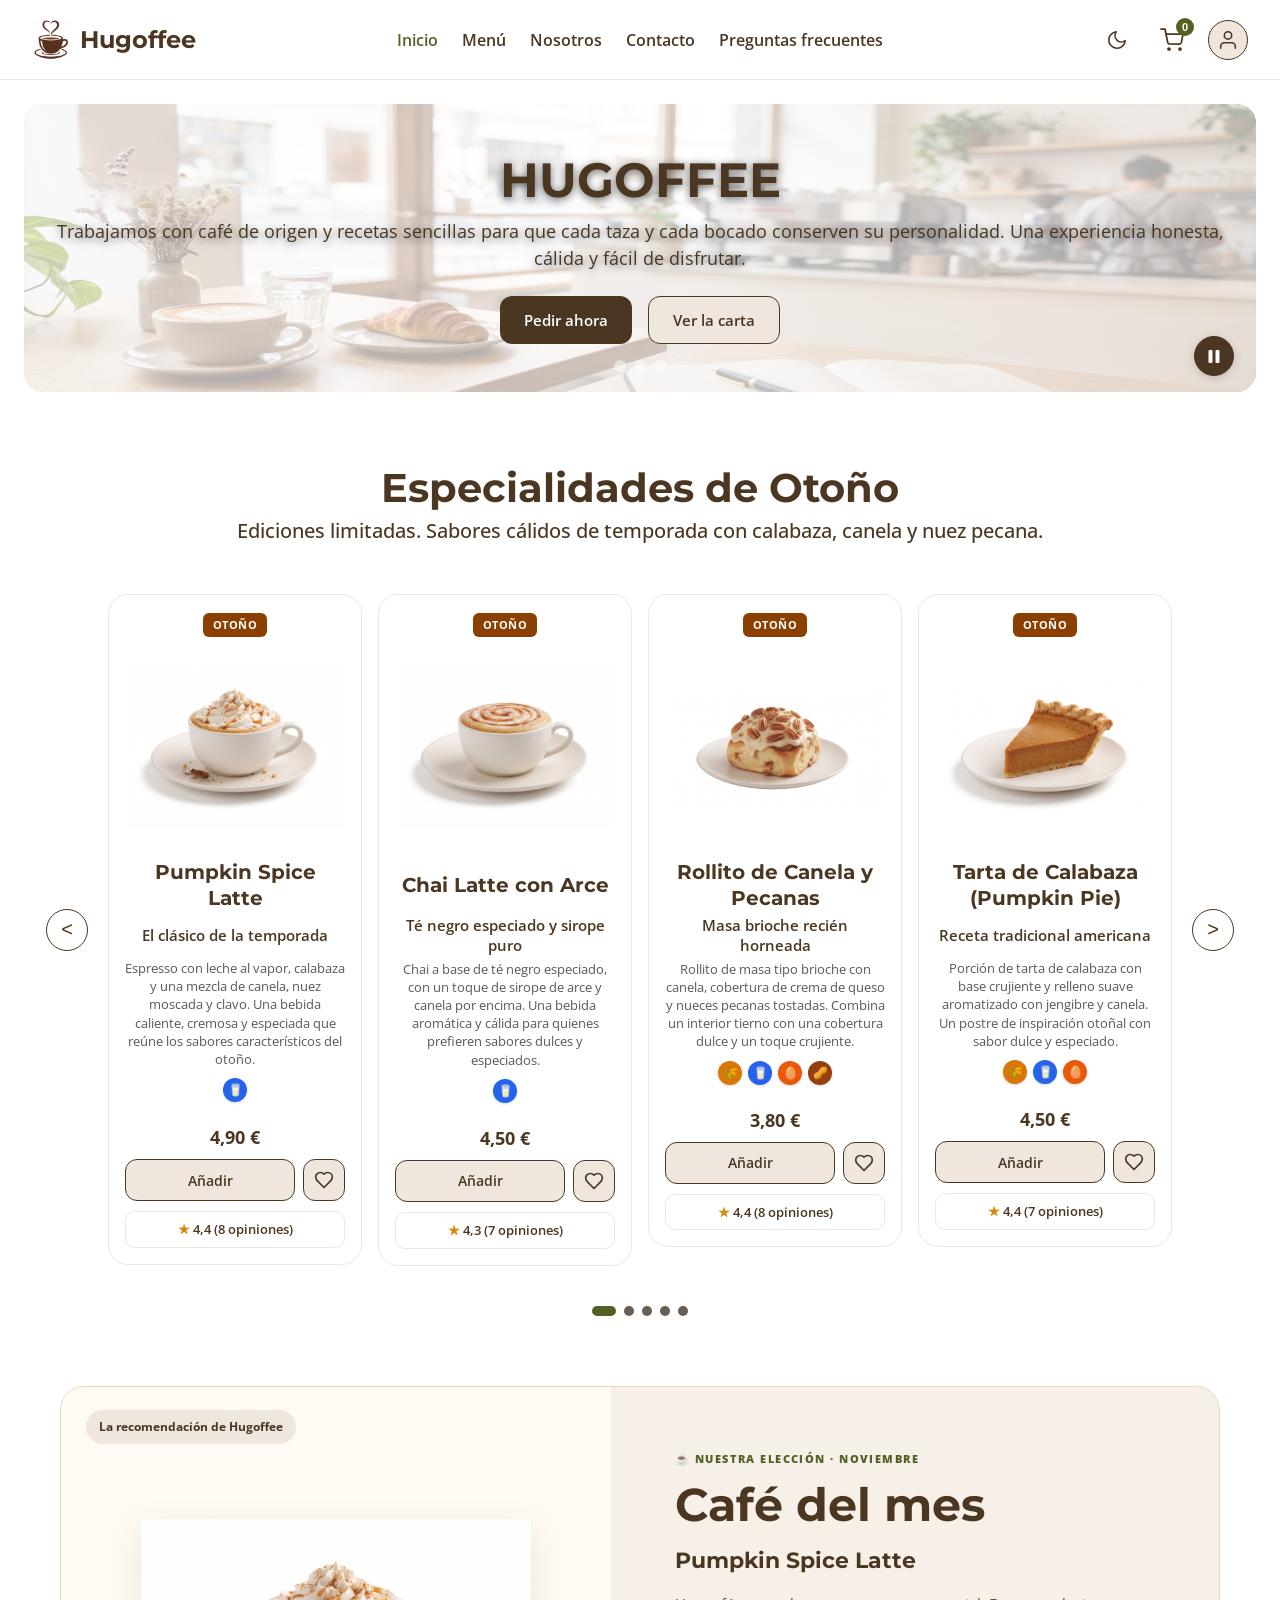
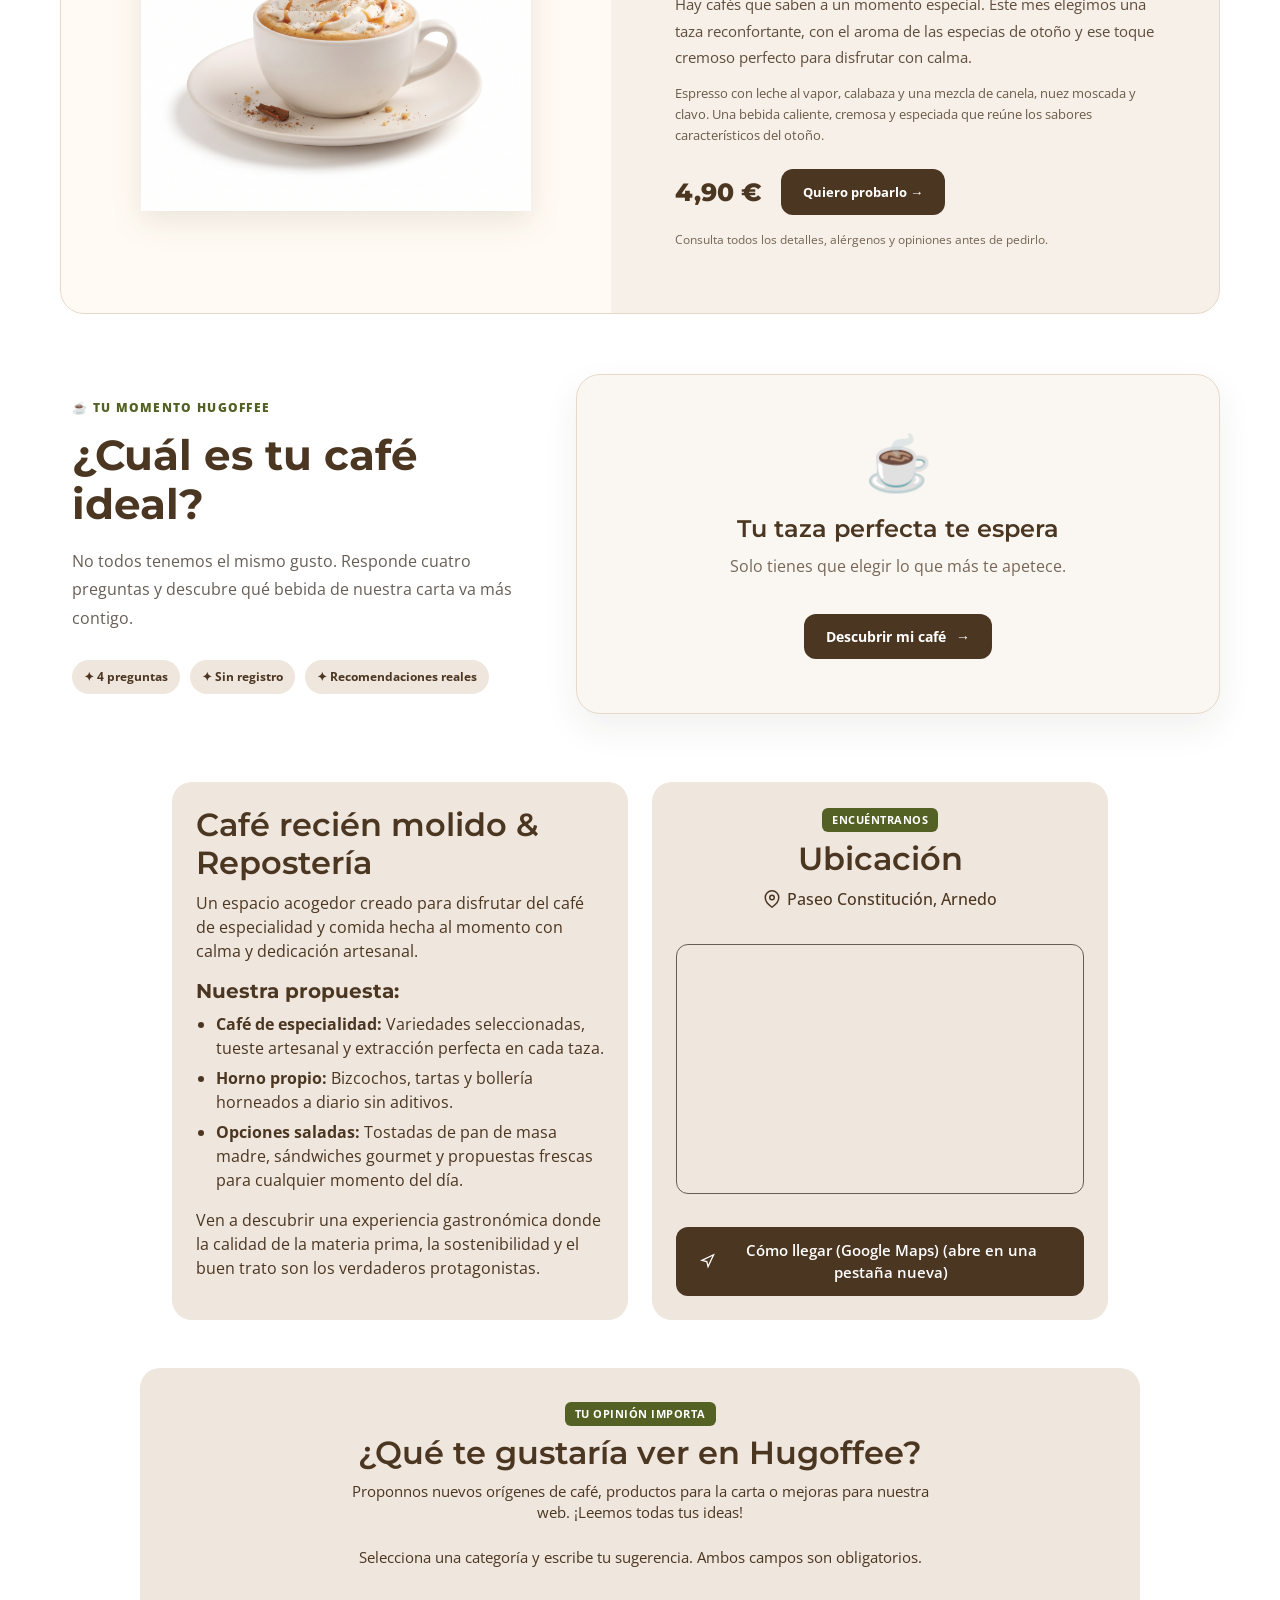
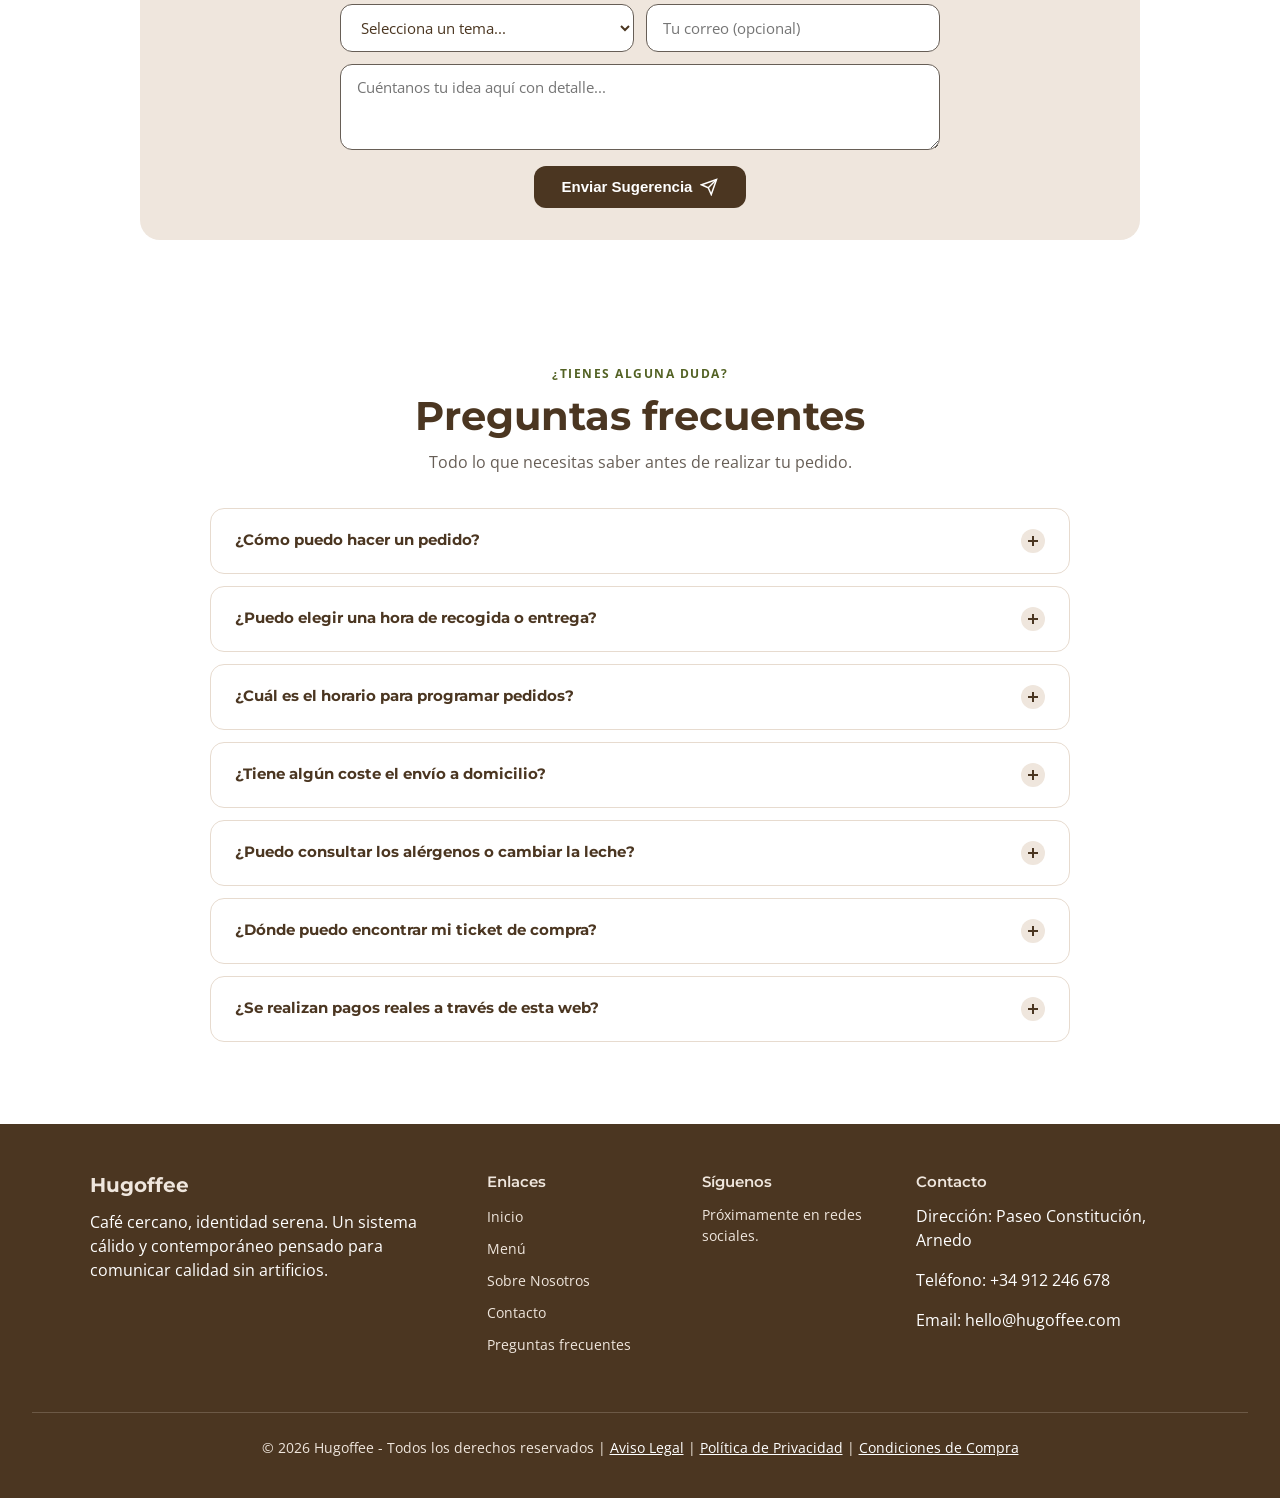
<file: index.html>
<!doctype html>
<html lang="es">
  <head>
    <meta charset="UTF-8" />
    <meta name="viewport" content="width=device-width, initial-scale=1.0" />
    <meta
      name="description"
      content="Hugoffee: cafetería de especialidad en Arnedo con cafés de origen, repostería artesanal y opciones saladas."
    />
    <title>Hugoffee</title>
    <meta
      name="keywords"
      content="cafetería de especialidad Arnedo, buen café Arnedo, donde tomar café Arnedo, desayunos Arnedo, repostería artesanal La Rioja, café de origen"
    />
    <meta
      property="og:title"
      content="Hugoffee - Cafetería de Especialidad en Arnedo"
    />
    <meta
      property="og:description"
      content="Café de origen, tueste artesanal y repostería recién horneada en el Paseo Constitución de Arnedo."
    />
    <meta property="og:type" content="restaurant" />
    <meta property="og:locale" content="es_ES" />

    <link rel="icon" href="/Imagenes/logo.jpg" type="image/x-icon" />
    <link rel="stylesheet" href="/css/styles.css" />
    <link rel="stylesheet" href="/css/hugoffeeExtras.css" />
    <link rel="stylesheet" href="/css/modoOscuro.css" />
    <link rel="preconnect" href="https://fonts.googleapis.com" />
    <link rel="preconnect" href="https://fonts.gstatic.com" crossorigin />
    <link
      href="https://fonts.googleapis.com/css2?family=Montserrat:wght@500;600;700&family=Open+Sans:wght@400;500;600;700&display=swap"
      rel="stylesheet"
    />
    <script src="/js/auth.js" defer></script>
    <script src="/js/main.js" defer></script>
    <script src="/js/cafeIdeal.js" defer></script>
    <script src="/js/modoOscuro.js" defer></script>
    <script src="/js/seo.js" defer></script>
  <script src="/js/accesibilidad.js" defer></script>
  </head>
  <body>
    <a href="#main-content" class="skip-link">Saltar al contenido principal</a>

    <header class="header">
      <div class="logo-container">
        <a href="index.html" class="logo-link" aria-label="Hugoffee: ir a la página de inicio">
          <img src="/Imagenes/logo.jpg" id="logo" alt="Logo Hugoffee" class="logo-icon" />
          <span class="brand-name">Hugoffee</span>
        </a>
      </div>

      <nav class="main-nav" aria-label="Navegación principal">
        <a href="index.html" class="active" aria-current="page">Inicio</a>
        <a href="menu.html">Menú</a>
        <a href="index.html#nosotros">Nosotros</a>
        <a href="index.html#contacto">Contacto</a>
        <a href="index.html#preguntas-frecuentes">Preguntas frecuentes</a>
      </nav>

      <div class="user-actions">
        <button type="button"
          class="theme-toggle-button"
          id="themeToggleBtn"
          aria-label="Cambiar modo oscuro/claro"
          title="Cambiar tema"
        >
          <svg aria-hidden="true" focusable="false"
            id="moonIcon"
            class="theme-icon"
            width="22"
            height="22"
            viewBox="0 0 24 24"
            fill="none"
            stroke="#4B3621"
            stroke-width="1.75"
            stroke-linecap="round"
            stroke-linejoin="round"
          >
            <path d="M21 12.79A9 9 0 1 1 11.21 3 7 7 0 0 0 21 12.79z"></path>
          </svg>
          <svg aria-hidden="true" focusable="false"
            id="sunIcon"
            class="theme-icon"
            width="22"
            height="22"
            viewBox="0 0 24 24"
            fill="none"
            stroke="#4B3621"
            stroke-width="1.75"
            stroke-linecap="round"
            stroke-linejoin="round"
            style="display: none"
          >
            <circle cx="12" cy="12" r="5"></circle>
            <line x1="12" y1="1" x2="12" y2="3"></line>
            <line x1="12" y1="21" x2="12" y2="23"></line>
            <line x1="4.22" y1="4.22" x2="5.64" y2="5.64"></line>
            <line x1="18.36" y1="18.36" x2="19.78" y2="19.78"></line>
            <line x1="1" y1="12" x2="3" y2="12"></line>
            <line x1="21" y1="12" x2="23" y2="12"></line>
            <line x1="4.22" y1="19.78" x2="5.64" y2="18.36"></line>
            <line x1="18.36" y1="5.64" x2="19.78" y2="4.22"></line>
          </svg>
        </button>

        <button type="button"
          class="cart-button"
          id="cartButton"
          aria-label="Carrito de compras"
          aria-controls="cartDrawer"
          aria-expanded="false"
        >
          <svg aria-hidden="true" focusable="false"
            width="24"
            height="24"
            viewBox="0 0 24 24"
            fill="none"
            stroke="#4B3621"
            stroke-width="1.75"
            stroke-linecap="round"
            stroke-linejoin="round"
          >
            <circle cx="9" cy="21" r="1"></circle>
            <circle cx="20" cy="21" r="1"></circle>
            <path
              d="M1 1h4l2.68 13.39a2 2 0 0 0 2 1.61h9.72a2 2 0 0 0 2-1.61L23 6H6"
            ></path>
          </svg>
          <span class="cart-badge" id="cartCount">0</span>
        </button>

        <div class="user-menu-container">
          <button
            id="userBtn" aria-controls="userDropdown" aria-expanded="false"
            type="button"
            class="user-profile-button"
            aria-label="Cuenta de usuario"
            title="Cuenta de usuario"
          >
            <svg aria-hidden="true" focusable="false"
              width="22"
              height="22"
              viewBox="0 0 24 24"
              fill="none"
              stroke="#4B3621"
              stroke-width="1.75"
              stroke-linecap="round"
              stroke-linejoin="round"
            >
              <path d="M20 21v-2a4 4 0 0 0-4-4H8a4 4 0 0 0-4 4v2"></path>
              <circle cx="12" cy="7" r="4"></circle>
            </svg>
          </button>

          <div id="userDropdown" class="user-dropdown" aria-label="Opciones de cuenta">
            <div class="user-dropdown-header">
              <span id="userNameDisplay">Hola, Usuario</span>
            </div>
            <div class="user-dropdown-divider"></div>
            <a href="favoritos.html" class="dropdown-item">Favoritos ❤️</a>
            <a href="compras.html" class="dropdown-item">Compras anteriores</a>
            <button id="logoutBtn" type="button" class="dropdown-item logout">
              Cerrar Sesión
            </button>
          </div>
        </div>
      </div>
    </header>

    <main id="main-content" tabindex="-1">
      <section class="hero-section">
        <div class="hero-carousel" aria-hidden="true">
          <div
            class="hero-slide active"
            style="background-image: url(&quot;Imagenes/carrusel1.png&quot;)"
          ></div>
          <div
            class="hero-slide"
            style="background-image: url(&quot;https://nomadcoffee.es/cdn/shop/files/E.SA.BRIS_4.webp?v=1790938101&quot;)"
          ></div>
          <div
            class="hero-slide"
            style="background-image: url(&quot;Imagenes/carrusel3.png&quot;)"
          ></div>
        </div>

        <div class="hero-content">
          <h1 style="color: var(--color-primary)">HUGOFFEE</h1>
          <p class="hero-subtitle" style="color: var(--color-primary)">
            Trabajamos con café de origen y recetas sencillas para que cada taza
            y cada bocado conserven su personalidad. Una experiencia honesta,
            cálida y fácil de disfrutar.
          </p>
          <div class="hero-buttons">
            <a href="menu.html" class="btn-primary">Pedir ahora</a>
            <a href="menu.html" class="btn-secondary">Ver la carta</a>
          </div>
        </div>

        <div class="hero-carousel-dots" role="group" aria-label="Controles de las imágenes de portada">
          <button type="button" class="hero-dot active" aria-label="Mostrar primera imagen de portada" aria-current="true"></button>
          <button type="button" class="hero-dot" aria-label="Mostrar segunda imagen de portada" aria-current="false"></button>
          <button type="button" class="hero-dot" aria-label="Mostrar tercera imagen de portada" aria-current="false"></button>
        </div>
        <button type="button" class="hero-pause-button" id="heroPauseButton" aria-pressed="false" aria-label="Pausar carrusel de portada" title="Pausar o reanudar las imágenes de portada">Pausar</button>
      </section>

      <section class="specialties-section" id="menu">
        <h2>Especialidades de Otoño</h2>
        <p class="section-subtitle">
          Ediciones limitadas. Sabores cálidos de temporada con calabaza, canela
          y nuez pecana.
        </p>

        <div class="carousel-container">
          <button
            class="carousel-arrow prev"
            id="prevBtn"
            aria-label="Anterior"
          >
            &lt;
          </button>

          <div class="carousel-grid" id="carouselGrid">
          </div>

          <button
            class="carousel-arrow next"
            id="nextBtn"
            aria-label="Siguiente"
          >
            &gt;
          </button>
        </div>

        <div class="carousel-dots" id="carouselDots">
        </div>
      </section>

      <section class="coffee-month-section" id="cafe-del-mes" aria-labelledby="coffeeMonthHeading" hidden>
        <div class="coffee-month-shell">
          <div class="coffee-month-photo">
            <span class="coffee-month-photo-label">La recomendación de Hugoffee</span>
            <img id="coffeeMonthImage" alt="Producto recomendado del mes" loading="lazy" decoding="async" />
          </div>
          <div class="coffee-month-copy">
            <span class="coffee-month-eyebrow">☕ NUESTRA ELECCIÓN · NOVIEMBRE</span>
            <h2 id="coffeeMonthHeading">Café del mes</h2>
            <p class="coffee-month-name" id="coffeeMonthName"></p>
            <p class="coffee-month-story">Hay cafés que saben a un momento especial. Este mes elegimos una taza reconfortante, con el aroma de las especias de otoño y ese toque cremoso perfecto para disfrutar con calma.</p>
            <p class="coffee-month-description" id="coffeeMonthDescription"></p>
            <div class="coffee-month-bottom">
              <span class="coffee-month-price" id="coffeeMonthPrice"></span>
              <button class="coffee-month-button product-details-open" type="button" id="coffeeMonthButton" data-product-id="pumpkin-spice-latte">Quiero probarlo <span aria-hidden="true">→</span></button>
            </div>
            <p class="coffee-month-note">Consulta todos los detalles, alérgenos y opiniones antes de pedirlo.</p>
          </div>
        </div>
      </section>

      <section class="coffee-quiz-section" id="cafe-ideal" aria-labelledby="coffeeQuizHeading">
        <div class="coffee-quiz-shell">
          <div class="coffee-quiz-intro">
            <span class="coffee-quiz-eyebrow">☕ TU MOMENTO HUGOFFEE</span>
            <h2 id="coffeeQuizHeading">¿Cuál es tu café ideal?</h2>
            <p>No todos tenemos el mismo gusto. Responde cuatro preguntas y descubre qué bebida de nuestra carta va más contigo.</p>
            <div class="coffee-quiz-features"><span>✦ 4 preguntas</span><span>✦ Sin registro</span><span>✦ Recomendaciones reales</span></div>
          </div>
          <div class="coffee-quiz-panel" id="coffeeQuizApp" aria-live="polite">
            <div class="coffee-quiz-start"><span class="coffee-quiz-cup" aria-hidden="true">☕</span><h3>Tu taza perfecta te espera</h3><p>Solo tienes que elegir lo que más te apetece.</p><button type="button" class="coffee-quiz-primary" data-quiz-start>Descubrir mi café <span aria-hidden="true">→</span></button></div>
          </div>
        </div>
      </section>

      <section class="info-section" id="nosotros">
        <article class="story-box">
          <h2 class="story-heading">Café recién molido & Repostería</h2>
          <p>
            Un espacio acogedor creado para disfrutar del café de especialidad y
            comida hecha al momento con calma y dedicación artesanal.
          </p>

          <h3 class="story-subheading">Nuestra propuesta:</h3>
          <ul>
            <li>
              <strong>Café de especialidad:</strong> Variedades seleccionadas,
              tueste artesanal y extracción perfecta en cada taza.
            </li>
            <li>
              <strong>Horno propio:</strong> Bizcochos, tartas y bollería
              horneados a diario sin aditivos.
            </li>
            <li>
              <strong>Opciones saladas:</strong> Tostadas de pan de masa madre,
              sándwiches gourmet y propuestas frescas para cualquier momento del
              día.
            </li>
          </ul>

          <p>
            Ven a descubrir una experiencia gastronómica donde la calidad de la
            materia prima, la sostenibilidad y el buen trato son los verdaderos
            protagonistas.
          </p>
        </article>

        <section class="location-card">
          <div class="location-header">
            <span class="location-badge">Encuéntranos</span>
            <h2>Ubicación</h2>
            <p class="location-address">
              <svg aria-hidden="true" focusable="false"
                width="18"
                height="18"
                viewBox="0 0 24 24"
                fill="none"
                stroke="currentColor"
                stroke-width="2"
              >
                <path d="M21 10c0 7-9 13-9 13s-9-6-9-13a9 9 0 0 1 18 0z"></path>
                <circle cx="12" cy="10" r="3"></circle>
              </svg>
              Paseo Constitución, Arnedo
            </p>
          </div>

          <div class="map-container">
            <iframe
              src="https://www.google.com/maps/embed?pb=!1m18!1m12!1m3!1d2959.088628905273!2d-2.102634423381447!3d42.22324704306353!2m3!1f0!0f0!3f0!3m2!1i1024!2i768!4f13.1!3m3!1m2!1s0xd5abbb18bb3774b%3A0xc36262b9a7c385ec!2sPaseo%20Constitución%2C%2026580%20Arnedo%2C%20La%20Rioja!5e0!3m2!1ses!2ses!4v1700000000000!5m2!1ses!2ses"
              width="100%"
              height="100%"
              style="border: 0"
              allowfullscreen=""
              loading="lazy"
              referrerpolicy="no-referrer-when-downgrade"
              title="Mapa de ubicación en Paseo Constitución, Arnedo"
            ></iframe>
          </div>

          <div class="location-actions">
            <a
              href="https://maps.google.com/?q=Paseo+Constitución,+Arnedo"
              target="_blank"
              rel="noopener noreferrer"
              class="btn-directions"
            >
              <svg aria-hidden="true" focusable="false"
                width="18"
                height="18"
                viewBox="0 0 24 24"
                fill="none"
                stroke="currentColor"
                stroke-width="2"
              >
                <polygon points="3 11 22 2 13 21 11 13 3 11"></polygon>
              </svg>
              Cómo llegar (Google Maps) (abre en una pestaña nueva)
            </a>
          </div>
        </section>
      </section>

      <section class="suggestions-card">
        <div class="suggestions-content">
          <span class="suggestions-badge">Tu opinión importa</span>
          <h2>¿Qué te gustaría ver en Hugoffee?</h2>
          <p>
            Proponnos nuevos orígenes de café, productos para la carta o mejoras
            para nuestra web. ¡Leemos todas tus ideas!
          </p>

          <form id="suggestionForm" class="suggestion-form" aria-label="Enviar una sugerencia">
            <p id="suggestionHelp" class="suggestion-required-note">Selecciona una categoría y escribe tu sugerencia. Ambos campos son obligatorios.</p>
            <div class="form-row">
              <label for="suggestionCategory" class="sr-only"
                >Categoría de sugerencia</label
              >
              <select
                id="suggestionCategory"
                aria-describedby="suggestionHelp suggestionMessage"
                required
                aria-label="Categoría de sugerencia"
              >
                <option value="" disabled selected>
                  Selecciona un tema...
                </option>
                <option value="cafe">Nuevo tipo/origen de café</option>
                <option value="comida">Comidas o acompañamientos</option>
                <option value="web">Mejora de la página web</option>
                <option value="otro">Otra sugerencia</option>
              </select>

              <label for="suggestionEmail" class="sr-only"
                >Correo electrónico opcional</label
              >
              <input
                type="email"
                id="suggestionEmail"
                autocomplete="email"
                placeholder="Tu correo (opcional)"
                aria-label="Correo electrónico opcional"
              />
            </div>

            <div class="form-row">
              <label for="suggestionText" class="sr-only"
                >Texto de la sugerencia</label
              >
              <textarea
                id="suggestionText"
                aria-describedby="suggestionHelp suggestionMessage"
                rows="3"
                placeholder="Cuéntanos tu idea aquí con detalle..."
                required
                aria-label="Texto de la sugerencia"
              ></textarea>
            </div>

            <button type="submit" id="suggestionBtn">
              <span>Enviar Sugerencia</span>
              <svg aria-hidden="true" focusable="false"
                width="18"
                height="18"
                viewBox="0 0 24 24"
                fill="none"
                stroke="currentColor"
                stroke-width="2"
              >
                <line x1="22" y1="2" x2="11" y2="13"></line>
                <polygon points="22 2 15 22 11 13 2 9 22 2"></polygon>
              </svg>
            </button>
            <p
              id="suggestionMessage"
              class="suggestion-message"
              role="status"
              aria-live="polite"
            ></p>
          </form>
        </div>
      </section>
      <section class="hugoffee-faq" id="preguntas-frecuentes" aria-labelledby="faqTitulo">
        <div class="hugoffee-faq-head">
          <span class="hugoffee-faq-eyebrow">¿TIENES ALGUNA DUDA?</span>
          <h2 id="faqTitulo">Preguntas frecuentes</h2>
          <p>Todo lo que necesitas saber antes de realizar tu pedido.</p>
        </div>
        <div class="hugoffee-faq-list">
          <details class="hugoffee-faq-item">
            <summary>¿Cómo puedo hacer un pedido?<span class="hugoffee-faq-symbol" aria-hidden="true"></span></summary>
            <div class="hugoffee-faq-answer">Explora la carta, añade los productos al carrito y selecciona «Tramitar pedido». Para finalizar, inicia sesión e indica cómo y cuándo prefieres recibirlo.</div>
          </details>
          <details class="hugoffee-faq-item">
            <summary>¿Puedo elegir una hora de recogida o entrega?<span class="hugoffee-faq-symbol" aria-hidden="true"></span></summary>
            <div class="hugoffee-faq-answer">Sí. En la pantalla de compra puedes elegir «Lo antes posible» o programar una fecha y hora de las disponibles. Las franjas tienen en cuenta la preparación estimada del pedido.</div>
          </details>
          <details class="hugoffee-faq-item">
            <summary>¿Cuál es el horario para programar pedidos?<span class="hugoffee-faq-symbol" aria-hidden="true"></span></summary>
            <div class="hugoffee-faq-answer">El horario configurado en esta demostración es de lunes a viernes de 08:00 a 20:00, sábados de 09:00 a 20:00 y domingos de 09:00 a 18:00. La disponibilidad concreta se muestra al seleccionar la fecha.</div>
          </details>
          <details class="hugoffee-faq-item">
            <summary>¿Tiene algún coste el envío a domicilio?<span class="hugoffee-faq-symbol" aria-hidden="true"></span></summary>
            <div class="hugoffee-faq-answer">La entrega a domicilio añade 2,00 € cuando el subtotal de productos es inferior a 20,00 €. A partir de ese importe, el suplemento de entrega es de 0,00 €. Verás el total actualizado antes de confirmar.</div>
          </details>
          <details class="hugoffee-faq-item">
            <summary>¿Puedo consultar los alérgenos o cambiar la leche?<span class="hugoffee-faq-symbol" aria-hidden="true"></span></summary>
            <div class="hugoffee-faq-answer">Puedes revisar los alérgenos en la ficha de cada producto y utilizar los filtros de la carta. En las bebidas que lo permiten, selecciona el tipo de leche antes de terminar el pedido.</div>
          </details>
          <details class="hugoffee-faq-item">
            <summary>¿Dónde puedo encontrar mi ticket de compra?<span class="hugoffee-faq-symbol" aria-hidden="true"></span></summary>
            <div class="hugoffee-faq-answer">En «Mis compras», abre el pedido que quieras consultar y pulsa «Descargar ticket PDF». El documento incluye productos, cantidades, precios y datos de recogida o entrega.</div>
          </details>
          <details class="hugoffee-faq-item">
            <summary>¿Se realizan pagos reales a través de esta web?<span class="hugoffee-faq-symbol" aria-hidden="true"></span></summary>
            <div class="hugoffee-faq-answer">No. Hugoffee es un proyecto demostrativo: los pedidos y el historial se guardan localmente en el navegador, sin pasarela de pago ni cobros reales.</div>
          </details>
        </div>
      </section>
    </main>

    <div id="cartOverlay" class="cart-overlay"></div>
    <aside id="cartDrawer" class="cart-drawer" role="dialog" aria-modal="true" aria-labelledby="cartDrawerTitle" aria-hidden="true" inert>
      <div class="cart-header">
        <h3 id="cartDrawerTitle">Tu Carrito</h3>
        <button type="button" class="cart-close-accessible" id="closeCart" aria-label="Cerrar el carrito">Cerrar</button>
      </div>
      <div id="cartItems" class="cart-body" aria-live="polite" aria-relevant="additions text">
        <div class="cart-empty-container">
          <p class="cart-empty">Tu carrito está vacío</p>
        </div>
      </div>
      <div class="cart-footer">
        <div class="cart-total">
          <span>Total:</span>
          <span id="cartTotal">0,00 €</span>
        </div>
        <a
          href="compra.html"
          class="btn-primary cart-checkout-btn"
          style="text-align: center; display: block; text-decoration: none"
          >Tramitar Pedido</a
        >
      </div>
    </aside>

    <footer class="footer">
      <div class="footer-columns">
        <div class="footer-col brand-col">
          <h4>Hugoffee</h4>
          <p>Café cercano, identidad serena. Un sistema cálido y contemporáneo pensado para comunicar calidad sin artificios.</p>
        </div>
        <div class="footer-col">
          <h5>Enlaces</h5>
          <ul>
            <li><a href="index.html">Inicio</a></li>
            <li><a href="menu.html">Menú</a></li>
            <li><a href="index.html#nosotros">Sobre Nosotros</a></li>
            <li><a href="index.html#contacto">Contacto</a></li>
            <li><a href="index.html#preguntas-frecuentes">Preguntas frecuentes</a></li>
          </ul>
        </div>
        <div class="footer-col">
          <h5>Síguenos</h5>
          <div class="social-links">
            <p>Próximamente en redes sociales.</p>
          </div>
        </div>
        <div class="footer-col" id="contacto">
          <h5>Contacto</h5>
          <p>Dirección: Paseo Constitución, Arnedo</p>
          <p>Teléfono: +34 912 246 678</p>
          <p>Email: hello@hugoffee.com</p>
        </div>
      </div>
      <div class="footer-bottom">
        <p>© 2026 Hugoffee - Todos los derechos reservados | <a href="avisoLegal.html">Aviso Legal</a> | <a href="privacidad.html">Política de Privacidad</a> | <a href="condiciones.html">Condiciones de Compra</a></p>
      </div>
    </footer>
  </body>
</html>
</file>
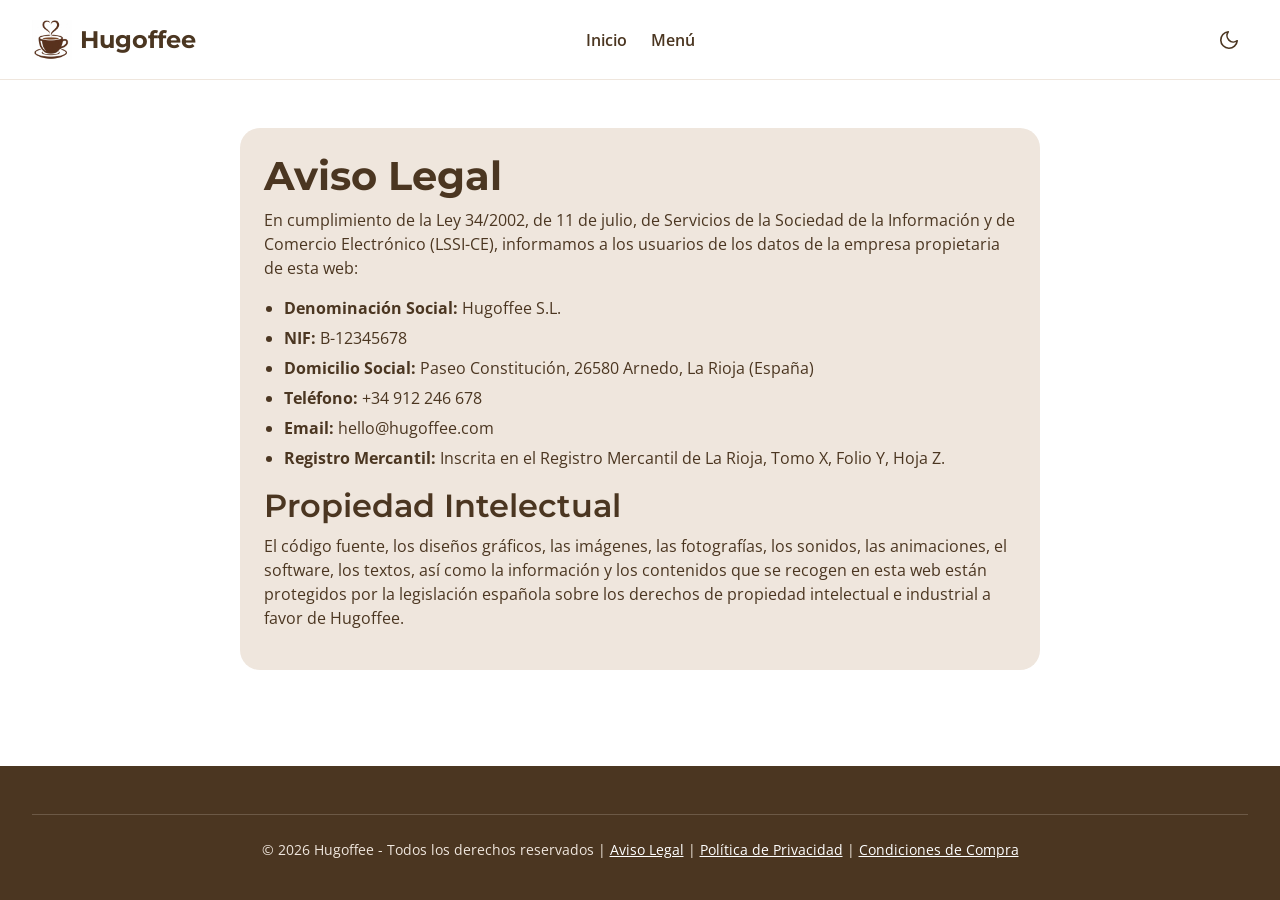
<file: avisoLegal.html>
<!doctype html>
<html lang="es">
  <head>
    <meta charset="UTF-8" />
    <meta name="viewport" content="width=device-width, initial-scale=1.0" />
    <title>Aviso Legal - Hugoffee</title>
    <link rel="icon" href="/Imagenes/logo.jpg" type="image/x-icon" />
    <link rel="stylesheet" href="/css/styles.css" />
    <link rel="stylesheet" href="/css/modoOscuro.css" />
    <link rel="preconnect" href="https://fonts.googleapis.com" />
    <link rel="preconnect" href="https://fonts.gstatic.com" crossorigin />
    <link
      href="https://fonts.googleapis.com/css2?family=Montserrat:wght@500;600;700&family=Open+Sans:wght@400;500;600;700&display=swap"
      rel="stylesheet"
    />
    <script src="/js/modoOscuro.js" defer></script>
  </head>
  <body>
    <a href="#main-content" class="skip-link">Saltar al contenido principal</a>
    <header class="header">
      <div class="logo-container">
        <a
          href="index.html"
          class="logo-link"
          aria-label="Hugoffee: ir a la página de inicio"
        >
          <img
            src="/Imagenes/logo.jpg"
            id="logo"
            alt="Logo Hugoffee"
            class="logo-icon"
          />
          <span class="brand-name">Hugoffee</span>
        </a>
      </div>
      <nav class="main-nav" aria-label="Navegación principal">
        <a href="index.html">Inicio</a>
        <a href="menu.html">Menú</a>
      </nav>
      <div class="user-actions">
        <button
          class="theme-toggle-button"
          id="themeToggleBtn"
          aria-label="Cambiar modo oscuro/claro"
        >
          <svg
            aria-hidden="true"
            focusable="false"
            id="moonIcon"
            class="theme-icon"
            width="22"
            height="22"
            viewBox="0 0 24 24"
            fill="none"
            stroke="#4B3621"
            stroke-width="1.75"
            stroke-linecap="round"
            stroke-linejoin="round"
          >
            <path
              d="M21 12.79A9 9 0 1 1 11.21 3 7 7 0 0 0 21 12.79z"
            ></path></svg
          ><svg
            aria-hidden="true"
            focusable="false"
            id="sunIcon"
            class="theme-icon"
            width="22"
            height="22"
            viewBox="0 0 24 24"
            fill="none"
            stroke="#4B3621"
            stroke-width="1.75"
            stroke-linecap="round"
            stroke-linejoin="round"
            style="display: none"
          >
            <circle cx="12" cy="12" r="5"></circle>
            <line x1="12" y1="1" x2="12" y2="3"></line>
            <line x1="12" y1="21" x2="12" y2="23"></line>
            <line x1="4.22" y1="4.22" x2="5.64" y2="5.64"></line>
            <line x1="18.36" y1="18.36" x2="19.78" y2="19.78"></line>
            <line x1="1" y1="12" x2="3" y2="12"></line>
            <line x1="21" y1="12" x2="23" y2="12"></line>
            <line x1="4.22" y1="19.78" x2="5.64" y2="18.36"></line>
            <line x1="18.36" y1="5.64" x2="19.78" y2="4.22"></line>
          </svg>
        </button>
      </div>
    </header>
    <main id="main-content" tabindex="-1" class="menu-page">
      <div
        class="story-box legal-page"
        style="width: 100%; max-width: 800px; margin: 0 auto; text-align: left"
      >
        <h1 class="legal-page-title">Aviso Legal</h1>
        <p>
          En cumplimiento de la Ley 34/2002, de 11 de julio, de Servicios de la
          Sociedad de la Información y de Comercio Electrónico (LSSI-CE),
          informamos a los usuarios de los datos de la empresa propietaria de
          esta web:
        </p>
        <ul>
          <li><strong>Denominación Social:</strong> Hugoffee S.L.</li>
          <li><strong>NIF:</strong> B-12345678</li>
          <li>
            <strong>Domicilio Social:</strong> Paseo Constitución, 26580 Arnedo,
            La Rioja (España)
          </li>
          <li><strong>Teléfono:</strong> +34 912 246 678</li>
          <li><strong>Email:</strong> hello@hugoffee.com</li>
          <li>
            <strong>Registro Mercantil:</strong> Inscrita en el Registro
            Mercantil de La Rioja, Tomo X, Folio Y, Hoja Z.
          </li>
        </ul>
        <h2 class="legal-section-title">Propiedad Intelectual</h2>
        <p>
          El código fuente, los diseños gráficos, las imágenes, las fotografías,
          los sonidos, las animaciones, el software, los textos, así como la
          información y los contenidos que se recogen en esta web están
          protegidos por la legislación española sobre los derechos de propiedad
          intelectual e industrial a favor de Hugoffee.
        </p>
      </div>
    </main>
    <footer class="footer">
      <div class="footer-bottom">
        <p>
          © 2026 Hugoffee - Todos los derechos reservados |
          <a href="avisoLegal.html">Aviso Legal</a> |
          <a href="privacidad.html">Política de Privacidad</a> |
          <a href="condiciones.html">Condiciones de Compra</a>
        </p>
      </div>
    </footer>
  </body>
</html>
</file>
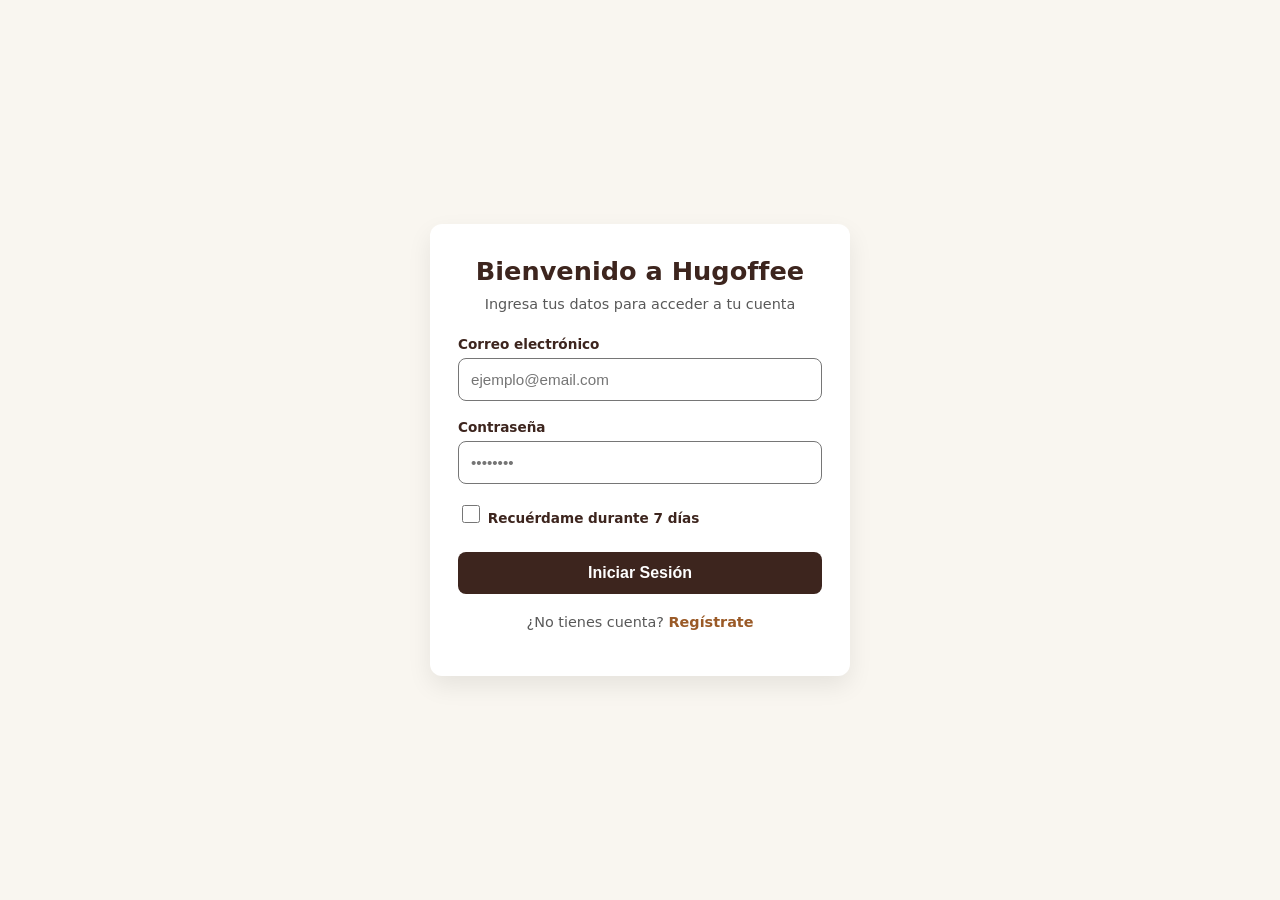
<file: compra.html>
<!doctype html>
<html lang="es">
  <head>
    <meta charset="UTF-8" />
    <meta name="viewport" content="width=device-width, initial-scale=1.0" />
    <meta name="robots" content="noindex, follow" />
    <meta name="description" content="Finaliza tu pedido en Hugoffee." />
    <title>Tramitar Pedido - Hugoffee</title>
    <link rel="icon" href="/Imagenes/logo.jpg" type="image/x-icon" />
    <link rel="stylesheet" href="/css/styles.css" />
    <link rel="stylesheet" href="/css/modoOscuro.css" />
    <link rel="stylesheet" href="/css/compraMejorada.css" />
    <link rel="preconnect" href="https://fonts.googleapis.com" />
    <link rel="preconnect" href="https://fonts.gstatic.com" crossorigin />
    <link
      href="https://fonts.googleapis.com/css2?family=Montserrat:wght@500;600;700&family=Open+Sans:wght@400;500;600;700&display=swap"
      rel="stylesheet"
    />
    <script src="/js/auth.js" defer></script>
    <script src="/js/modoOscuro.js" defer></script>
    <script src="/js/compra.js" defer></script>
    <script src="/js/accesibilidad.js" defer></script>
  </head>
  <body>
    <a href="#main-content" class="skip-link">Saltar al contenido principal</a>
    <header class="header">
      <div class="logo-container">
        <a
          href="index.html"
          class="logo-link"
          aria-label="Hugoffee: ir a la página de inicio"
        >
          <img
            src="/Imagenes/logo.jpg"
            id="logo"
            alt="Logo Hugoffee"
            class="logo-icon"
          />
          <span class="brand-name">Hugoffee</span>
        </a>
      </div>
      <nav class="main-nav" aria-label="Navegación principal">
        <a href="index.html">Inicio</a>
        <a href="menu.html">Menú</a>
        <a href="index.html#nosotros">Nosotros</a>
        <a href="index.html#contacto">Contacto</a>
      </nav>
      <div class="user-actions">
        <button
          class="theme-toggle-button"
          id="themeToggleBtn"
          aria-label="Cambiar modo oscuro/claro"
        >
          <svg
            aria-hidden="true"
            focusable="false"
            id="moonIcon"
            class="theme-icon"
            width="22"
            height="22"
            viewBox="0 0 24 24"
            fill="none"
            stroke="#4B3621"
            stroke-width="1.75"
            stroke-linecap="round"
            stroke-linejoin="round"
          >
            <path
              d="M21 12.79A9 9 0 1 1 11.21 3 7 7 0 0 0 21 12.79z"
            ></path></svg
          ><svg
            aria-hidden="true"
            focusable="false"
            id="sunIcon"
            class="theme-icon"
            width="22"
            height="22"
            viewBox="0 0 24 24"
            fill="none"
            stroke="#4B3621"
            stroke-width="1.75"
            stroke-linecap="round"
            stroke-linejoin="round"
            style="display: none"
          >
            <circle cx="12" cy="12" r="5"></circle>
            <line x1="12" y1="1" x2="12" y2="3"></line>
            <line x1="12" y1="21" x2="12" y2="23"></line>
            <line x1="4.22" y1="4.22" x2="5.64" y2="5.64"></line>
            <line x1="18.36" y1="18.36" x2="19.78" y2="19.78"></line>
            <line x1="1" y1="12" x2="3" y2="12"></line>
            <line x1="21" y1="12" x2="23" y2="12"></line>
            <line x1="4.22" y1="19.78" x2="5.64" y2="18.36"></line>
            <line x1="18.36" y1="5.64" x2="19.78" y2="4.22"></line>
          </svg>
        </button>
      </div>
    </header>
    <main id="main-content" tabindex="-1" class="menu-page">
      <div class="menu-hero">
        <h1>Finalizar Pedido</h1>
        <p>
          Elige cómo y cuándo quieres recibir tu pedido. Revisa el resumen antes
          de confirmarlo.
        </p>
      </div>
      <div class="checkout-layout">
        <div class="story-box checkout-main-card">
          <div class="checkout-section-title">
            <span class="checkout-number">1</span>
            <div>
              <h2>Tu pedido, a tu manera</h2>
              <p>Primero dinos cómo quieres recibirlo.</p>
            </div>
          </div>
          <form
            id="checkoutForm"
            class="suggestion-form"
            style="margin-top: var(--space-md)"
          >
            <div
              class="delivery-options-grid"
              role="radiogroup"
              aria-label="Tipo de entrega"
            >
              <label class="checkout-choice">
                <input
                  type="radio"
                  name="tipoEntrega"
                  value="recoger"
                  checked
                  style="
                    accent-color: var(--color-accent);
                    width: 18px;
                    height: 18px;
                  "
                />
                <span
                  >Recoger en tienda
                  <small
                    style="
                      display: block;
                      font-weight: 400;
                      font-size: 12px;
                      color: var(--color-accent);
                    "
                    >Gratis</small
                  ></span
                >
              </label>
              <label class="checkout-choice">
                <input
                  type="radio"
                  name="tipoEntrega"
                  value="domicilio"
                  style="
                    accent-color: var(--color-accent);
                    width: 18px;
                    height: 18px;
                  "
                />
                <span
                  >Llevar a casa
                  <small
                    style="
                      display: block;
                      font-weight: 400;
                      font-size: 12px;
                      color: var(--color-accent);
                    "
                    >+2,00 € (Gratis a partir de 20 €)</small
                  ></span
                >
              </label>
            </div>
            <div class="checkout-section-title checkout-subtitle">
              <span class="checkout-number">2</span>
              <div>
                <h2>Tus datos</h2>
                <p>Para poder avisarte sobre tu pedido.</p>
              </div>
            </div>
            <div class="form-row">
              <label class="checkout-inline-field" for="nombreEnvio"
                >Nombre completo (obligatorio)<input
                  type="text"
                  id="nombreEnvio"
                  autocomplete="name"
                  placeholder="Nombre completo"
                  required
              /></label>
              <label class="checkout-inline-field" for="telefonoEnvio"
                >Teléfono de contacto (obligatorio)<input
                  type="tel"
                  inputmode="tel"
                  autocomplete="tel"
                  id="telefonoEnvio"
                  placeholder="Teléfono de contacto"
                  required
              /></label>
            </div>
            <div class="form-row" id="direccionRow" style="display: none">
              <label class="checkout-inline-field" for="direccionEnvio"
                >Dirección de entrega (si eliges domicilio)<input
                  type="text"
                  autocomplete="street-address"
                  id="direccionEnvio"
                  placeholder="Dirección de entrega (ej. Paseo Constitución, Arnedo)"
              /></label>
            </div>
            <section
              class="checkout-schedule"
              id="programacionContainer"
              aria-labelledby="programacionTitulo"
            >
              <div class="checkout-section-title checkout-subtitle">
                <span class="checkout-number">3</span>
                <div>
                  <h2 id="programacionTitulo">¿Cuándo lo quieres?</h2>
                  <p>Selecciona cuándo te viene mejor.</p>
                </div>
              </div>
              <div
                class="checkout-time-options"
                role="radiogroup"
                aria-label="Programación del pedido"
              >
                <label
                  class="checkout-time-choice is-selected"
                  id="opcionAhora"
                >
                  <input
                    type="radio"
                    name="opcionHorario"
                    value="ahora"
                    checked
                  />
                  <span class="checkout-time-choice-icon" aria-hidden="true"
                    ><svg
                      aria-hidden="true"
                      focusable="false"
                      viewBox="0 0 24 24"
                      fill="none"
                      stroke="currentColor"
                      stroke-width="1.8"
                      stroke-linecap="round"
                      stroke-linejoin="round"
                    >
                      <circle cx="12" cy="12" r="9" />
                      <path d="M12 7v5l3 2" /></svg
                  ></span>
                  <span
                    ><strong>Lo antes posible</strong
                    ><small>Estimación calculada según tu pedido</small></span
                  >
                </label>
                <label class="checkout-time-choice" id="opcionProgramar">
                  <input type="radio" name="opcionHorario" value="programar" />
                  <span class="checkout-time-choice-icon" aria-hidden="true"
                    ><svg
                      aria-hidden="true"
                      focusable="false"
                      viewBox="0 0 24 24"
                      fill="none"
                      stroke="currentColor"
                      stroke-width="1.8"
                      stroke-linecap="round"
                      stroke-linejoin="round"
                    >
                      <rect x="3" y="5" width="18" height="16" rx="2" />
                      <path d="M7 3v4m10-4v4M3 10h18" /></svg
                  ></span>
                  <span
                    ><strong>Elegir día y hora</strong
                    ><small>Programa tu pedido con antelación</small></span
                  >
                </label>
              </div>
              <label class="sr-only" for="tipoProgramacion"
                >Tipo de programación</label
              ><select
                id="tipoProgramacion"
                hidden
                aria-hidden="true"
                tabindex="-1"
              >
                <option value="ahora">Lo antes posible</option>
                <option value="programar">Programar</option>
              </select>
              <div
                id="horaProgramadaRow"
                class="checkout-schedule-details"
                hidden
              >
                <p class="checkout-field-label">¿Qué día prefieres?</p>
                <div
                  class="checkout-date-shortcuts"
                  role="group"
                  aria-label="Fechas rápidas"
                >
                  <button
                    type="button"
                    class="checkout-date-chip"
                    data-day="0"
                    aria-pressed="false"
                  >
                    Hoy
                  </button>
                  <button
                    type="button"
                    class="checkout-date-chip"
                    data-day="1"
                    aria-pressed="false"
                  >
                    Mañana
                  </button>
                  <button
                    type="button"
                    class="checkout-date-chip"
                    data-day="2"
                    aria-pressed="false"
                  >
                    Pasado mañana
                  </button>
                </div>
                <div class="checkout-date-fields">
                  <div>
                    <label for="fechaPedido">Fecha del pedido</label
                    ><input type="date" id="fechaPedido" />
                  </div>
                  <div class="checkout-schedule-opening">
                    <strong>Horario de atención</strong
                    ><span id="horarioDia">Selecciona una fecha</span>
                  </div>
                </div>
                <div class="checkout-slots-heading">
                  <label for="horaPedido">Hora de recogida o entrega</label
                  ><small>Intervalos de 15 minutos</small>
                </div>
                <div class="checkout-hour-select">
                  <select id="horaPedido" aria-describedby="horaAyuda" disabled>
                    <option value="">Selecciona primero una fecha</option>
                  </select>
                </div>
                <p id="horaAyuda" class="checkout-time-help" aria-live="polite">
                  Selecciona una fecha para consultar las horas disponibles.
                </p>
                <p class="checkout-disclaimer">
                  Horario orientativo de Hugoffee. Las franjas no representan
                  disponibilidad confirmada de un establecimiento real.
                </p>
              </div>
              <div class="checkout-preparation-info">
                <div>
                  <span>Tiempo estimado de preparación</span
                  ><strong id="tiempoPreparacion">Calculando...</strong>
                </div>
                <p id="detallePreparacion">
                  La estimación depende de los productos de tu carrito.
                </p>
              </div>
              <div
                class="checkout-schedule-preview"
                id="resumenProgramacion"
                aria-live="polite"
              >
                <span class="checkout-preview-mark" aria-hidden="true"></span
                ><span>Calculando la preparación de tu pedido...</span>
              </div>
            </section>
            <div class="form-row">
              <label class="checkout-inline-field" for="notasEnvio"
                >Notas adicionales (opcional)<textarea
                  id="notasEnvio"
                  rows="2"
                  placeholder="Notas adicionales para el repartidor o la cafetería (opcional)"
                ></textarea>
              </label>
            </div>

            <div
              style="
                margin-top: 15px;
                display: flex;
                flex-direction: column;
                gap: 10px;
              "
            >
              <div style="display: flex; align-items: flex-start; gap: 8px">
                <input
                  type="checkbox"
                  id="aceptoPrivacidad"
                  required
                  style="
                    width: auto;
                    margin-top: 4px;
                    accent-color: var(--color-accent);
                  "
                />
                <label
                  for="aceptoPrivacidad"
                  style="
                    font-size: 13px;
                    font-weight: normal;
                    margin: 0;
                    color: var(--color-primary);
                  "
                  >He leído y acepto la
                  <a
                    href="privacidad.html"
                    target="_blank"
                    style="
                      color: var(--color-accent);
                      text-decoration: underline;
                    "
                    rel="noopener noreferrer"
                    >Política de Privacidad (abre en una pestaña nueva)</a
                  >.</label
                >
              </div>
              <div style="display: flex; align-items: flex-start; gap: 8px">
                <input
                  type="checkbox"
                  id="aceptoCondiciones"
                  required
                  style="
                    width: auto;
                    margin-top: 4px;
                    accent-color: var(--color-accent);
                  "
                />
                <label
                  for="aceptoCondiciones"
                  style="
                    font-size: 13px;
                    font-weight: normal;
                    margin: 0;
                    color: var(--color-primary);
                  "
                  >He leído y acepto los
                  <a
                    href="condiciones.html"
                    target="_blank"
                    style="
                      color: var(--color-accent);
                      text-decoration: underline;
                    "
                    rel="noopener noreferrer"
                    >Términos y Condiciones de Venta (abre en una pestaña
                    nueva)</a
                  >.</label
                >
              </div>
            </div>

            <button type="submit" class="btn-primary checkout-submit">
              Confirmar pedido
            </button>
          </form>
        </div>
        <div class="story-box checkout-summary-card">
          <h2>Resumen del pedido</h2>
          <p class="checkout-summary-subtitle">
            Comprueba tu pedido antes de confirmarlo.
          </p>
          <div
            id="checkoutSummaryItems"
            style="
              margin: var(--space-md) 0;
              max-height: 250px;
              overflow-y: auto;
            "
          ></div>
          <div class="checkout-total-row">
            <span>Total a pagar:</span>
            <span id="checkoutTotal" style="color: var(--color-accent)"
              >0,00 €</span
            >
          </div>
          <div
            class="checkout-summary-when"
            id="resumenEntrega"
            aria-live="polite"
          >
            Recogida en tienda · Lo antes posible
          </div>
        </div>
      </div>
    </main>
    <footer class="footer">
      <div class="footer-columns">
        <div class="footer-col brand-col">
          <h4>Hugoffee</h4>
          <p>
            Café cercano, identidad serena. Un sistema cálido y contemporáneo
            pensado para comunicar calidad sin artificios.
          </p>
        </div>
        <div class="footer-col">
          <h5>Enlaces</h5>
          <ul>
            <li><a href="index.html">Inicio</a></li>
            <li><a href="menu.html">Menú</a></li>
            <li><a href="index.html#nosotros">Sobre Nosotros</a></li>
            <li><a href="index.html#contacto">Contacto</a></li>
          </ul>
        </div>
        <div class="footer-col">
          <h5>Síguenos</h5>
          <div class="social-links">
            <p>Próximamente en redes sociales.</p>
          </div>
        </div>
        <div class="footer-col">
          <h5>Contacto</h5>
          <p>Dirección: Paseo Constitución, Arnedo</p>
          <p>Teléfono: +34 912 246 678</p>
          <p>Email: hello@hugoffee.com</p>
        </div>
      </div>
      <div class="footer-bottom">
        <p>
          © 2026 Hugoffee - Todos los derechos reservados |
          <a href="avisoLegal.html">Aviso Legal</a> |
          <a href="privacidad.html">Política de Privacidad</a> |
          <a href="condiciones.html">Condiciones de Compra</a>
        </p>
      </div>
    </footer>
  </body>
</html>
</file>
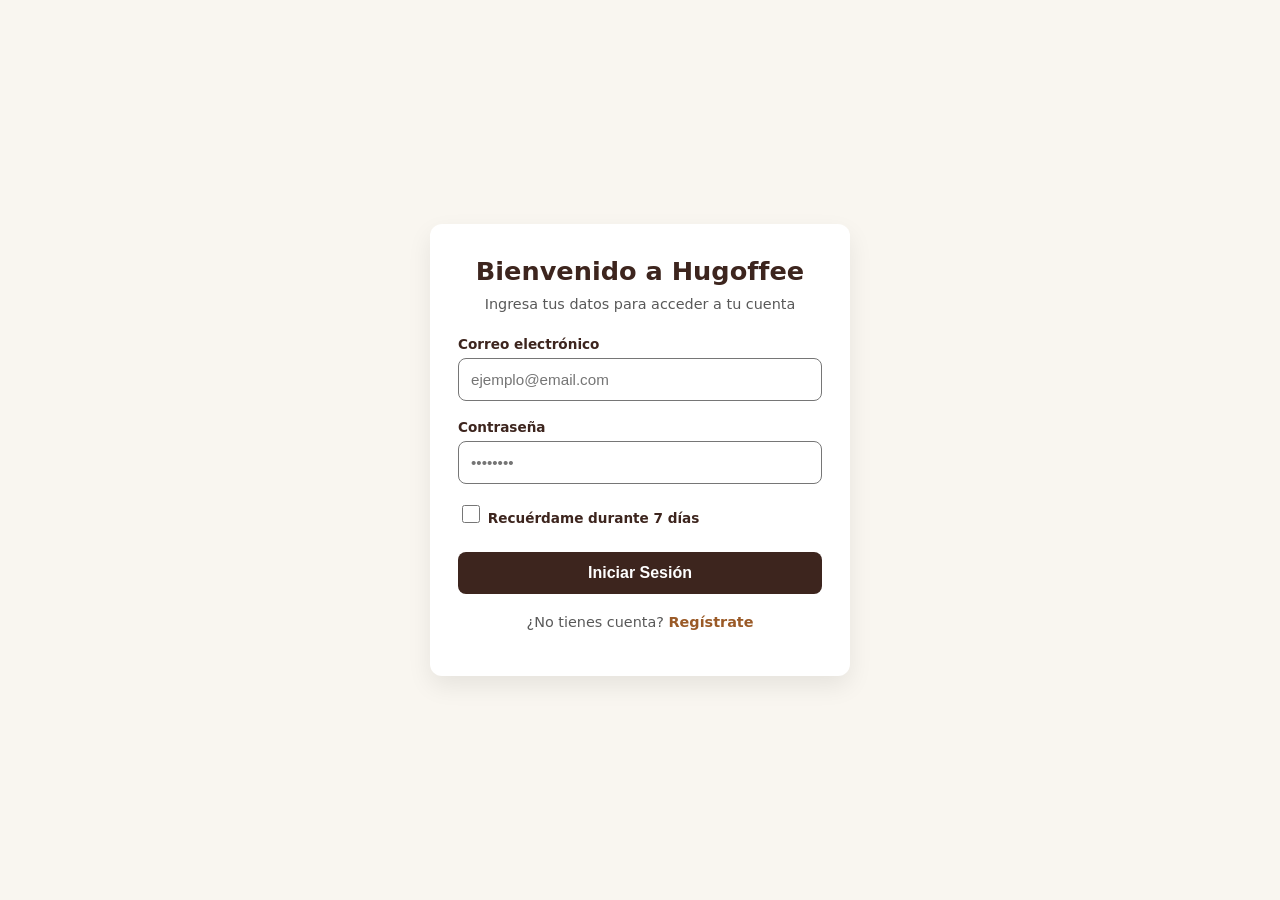
<file: compras.html>
<!doctype html>
<html lang="es">
  <head>
    <meta charset="UTF-8" />
    <meta name="viewport" content="width=device-width, initial-scale=1.0" />
    <meta name="robots" content="noindex, follow" />
    <meta name="description" content="Historial de compras en Hugoffee." />
    <title>Mis Compras - Hugoffee</title>
    <link rel="icon" href="/Imagenes/logo.jpg" type="image/x-icon" />
    <link rel="stylesheet" href="/css/styles.css" />
    <link rel="stylesheet" href="/css/modoOscuro.css" />
    <link rel="preconnect" href="https://fonts.googleapis.com" />
    <link rel="preconnect" href="https://fonts.gstatic.com" crossorigin />
    <link
      href="https://fonts.googleapis.com/css2?family=Montserrat:wght@500;600;700&family=Open+Sans:wght@400;500;600;700&display=swap"
      rel="stylesheet"
    />
    <script src="/js/auth.js" defer></script>
    <script src="/js/main.js" defer></script>
    <script src="/js/modoOscuro.js" defer></script>
    <script src="/js/compras.js" defer></script>
  <script src="/js/accesibilidad.js" defer></script>
  </head>
  <body>
    <a href="#main-content" class="skip-link">Saltar al contenido principal</a>
    <header class="header">
      <div class="logo-container">
        <a href="index.html" class="logo-link" aria-label="Hugoffee: ir a la página de inicio">
          <img src="/Imagenes/logo.jpg" id="logo" alt="Logo Hugoffee" class="logo-icon" />
          <span class="brand-name">Hugoffee</span>
        </a>
      </div>

      <nav class="main-nav" aria-label="Navegación principal">
        <a href="index.html">Inicio</a>
        <a href="menu.html">Menú</a>
        <a href="index.html#nosotros">Nosotros</a>
        <a href="index.html#contacto">Contacto</a>
      </nav>

      <div class="user-actions">
        <button
          class="theme-toggle-button"
          id="themeToggleBtn"
          aria-label="Cambiar modo oscuro/claro"
          title="Cambiar tema"
        >
          <svg aria-hidden="true" focusable="false"
            id="moonIcon"
            class="theme-icon"
            width="22"
            height="22"
            viewBox="0 0 24 24"
            fill="none"
            stroke="#4B3621"
            stroke-width="1.75"
            stroke-linecap="round"
            stroke-linejoin="round"
          >
            <path d="M21 12.79A9 9 0 1 1 11.21 3 7 7 0 0 0 21 12.79z"></path>
          </svg>
          <svg aria-hidden="true" focusable="false"
            id="sunIcon"
            class="theme-icon"
            width="22"
            height="22"
            viewBox="0 0 24 24"
            fill="none"
            stroke="#4B3621"
            stroke-width="1.75"
            stroke-linecap="round"
            stroke-linejoin="round"
            style="display: none"
          >
            <circle cx="12" cy="12" r="5"></circle>
            <line x1="12" y1="1" x2="12" y2="3"></line>
            <line x1="12" y1="21" x2="12" y2="23"></line>
            <line x1="4.22" y1="4.22" x2="5.64" y2="5.64"></line>
            <line x1="18.36" y1="18.36" x2="19.78" y2="19.78"></line>
            <line x1="1" y1="12" x2="3" y2="12"></line>
            <line x1="21" y1="12" x2="23" y2="12"></line>
            <line x1="4.22" y1="19.78" x2="5.64" y2="18.36"></line>
            <line x1="18.36" y1="5.64" x2="19.78" y2="4.22"></line>
          </svg>
        </button>

        <button
          class="cart-button"
          id="cartButton"
          aria-label="Carrito de compras"
          aria-controls="cartDrawer"
          aria-expanded="false"
        >
          <svg aria-hidden="true" focusable="false"
            width="24"
            height="24"
            viewBox="0 0 24 24"
            fill="none"
            stroke="#4B3621"
            stroke-width="1.75"
            stroke-linecap="round"
            stroke-linejoin="round"
          >
            <circle cx="9" cy="21" r="1"></circle>
            <circle cx="20" cy="21" r="1"></circle>
            <path
              d="M1 1h4l2.68 13.39a2 2 0 0 0 2 1.61h9.72a2 2 0 0 0 2-1.61L23 6H6"
            ></path>
          </svg>
          <span class="cart-badge" id="cartCount">0</span>
        </button>

        <div class="user-menu-container">
          <button
            id="userBtn" aria-controls="userDropdown" aria-expanded="false"
            class="user-profile-button"
            aria-label="Cuenta de usuario"
            title="Cuenta de usuario"
          >
            <svg aria-hidden="true" focusable="false"
              width="22"
              height="22"
              viewBox="0 0 24 24"
              fill="none"
              stroke="#4B3621"
              stroke-width="1.75"
              stroke-linecap="round"
              stroke-linejoin="round"
            >
              <path d="M20 21v-2a4 4 0 0 0-4-4H8a4 4 0 0 0-4 4v2"></path>
              <circle cx="12" cy="7" r="4"></circle>
            </svg>
          </button>

          <div id="userDropdown" class="user-dropdown">
            <div class="user-dropdown-header">
              <span id="userNameDisplay">Hola, Usuario</span>
            </div>
            <div class="user-dropdown-divider"></div>
            <a href="favoritos.html" class="dropdown-item">Favoritos ❤️</a>
            <a href="compras.html" class="dropdown-item">Compras anteriores</a>
            <button id="logoutBtn" class="dropdown-item logout">
              Cerrar Sesión
            </button>
          </div>
        </div>
      </div>
    </header>

    <main id="main-content" tabindex="-1" class="menu-page">
      <div class="menu-hero">
        <h1>Mis Compras Anteriores</h1>
        <p>Consulta el historial y estado de todos tus pedidos realizados en Hugoffee.</p>
      </div>

      <div style="width: 100%; max-width: 800px; margin: 0 auto; display: flex; flex-direction: column; gap: var(--space-md);">
        <div id="ordersContainer" style="display: flex; flex-direction: column; gap: var(--space-md);">
        </div>
      </div>
    </main>

    <div id="cartOverlay" class="cart-overlay"></div>
    <aside id="cartDrawer" class="cart-drawer" role="dialog" aria-modal="true" aria-labelledby="cartDrawerTitle" aria-hidden="true" inert>
      <div class="cart-header">
        <h3 id="cartDrawerTitle">Tu Carrito</h3>
        <button type="button" id="closeCart" class="cart-close-accessible" aria-label="Cerrar el carrito">Cerrar</button>
      </div>
      <div id="cartItems" class="cart-body" aria-live="polite">
        <div class="cart-empty-container">
          <p class="cart-empty">Tu carrito está vacío</p>
        </div>
      </div>
      <div class="cart-footer">
        <div class="cart-total">
          <span>Total:</span>
          <span id="cartTotal">0,00 €</span>
        </div>
        <a href="compra.html" class="btn-primary cart-checkout-btn" style="text-align: center; display: block; text-decoration: none;">Tramitar Pedido</a>
      </div>
    </aside>

    <footer class="footer">
      <div class="footer-columns">
        <div class="footer-col brand-col">
          <h4>Hugoffee</h4>
          <p>Café cercano, identidad serena. Un sistema cálido y contemporáneo pensado para comunicar calidad sin artificios.</p>
        </div>
        <div class="footer-col">
          <h5>Enlaces</h5>
          <ul>
            <li><a href="index.html">Inicio</a></li>
            <li><a href="menu.html">Menú</a></li>
            <li><a href="index.html#nosotros">Sobre Nosotros</a></li>
            <li><a href="index.html#contacto">Contacto</a></li>
          </ul>
        </div>
        <div class="footer-col">
          <h5>Síguenos</h5>
          <div class="social-links">
            <p>Próximamente en redes sociales.</p>
          </div>
        </div>
        <div class="footer-col">
          <h5>Contacto</h5>
          <p>Dirección: Paseo Constitución, Arnedo</p>
          <p>Teléfono: +34 912 246 678</p>
          <p>Email: hello@hugoffee.com</p>
        </div>
      </div>
      <div class="footer-bottom">
        <p>© 2026 Hugoffee - Todos los derechos reservados | <a href="avisoLegal.html">Aviso Legal</a> | <a href="privacidad.html">Política de Privacidad</a> | <a href="condiciones.html">Condiciones de Compra</a></p>
      </div>
    </footer>
  </body>
</html>
</file>
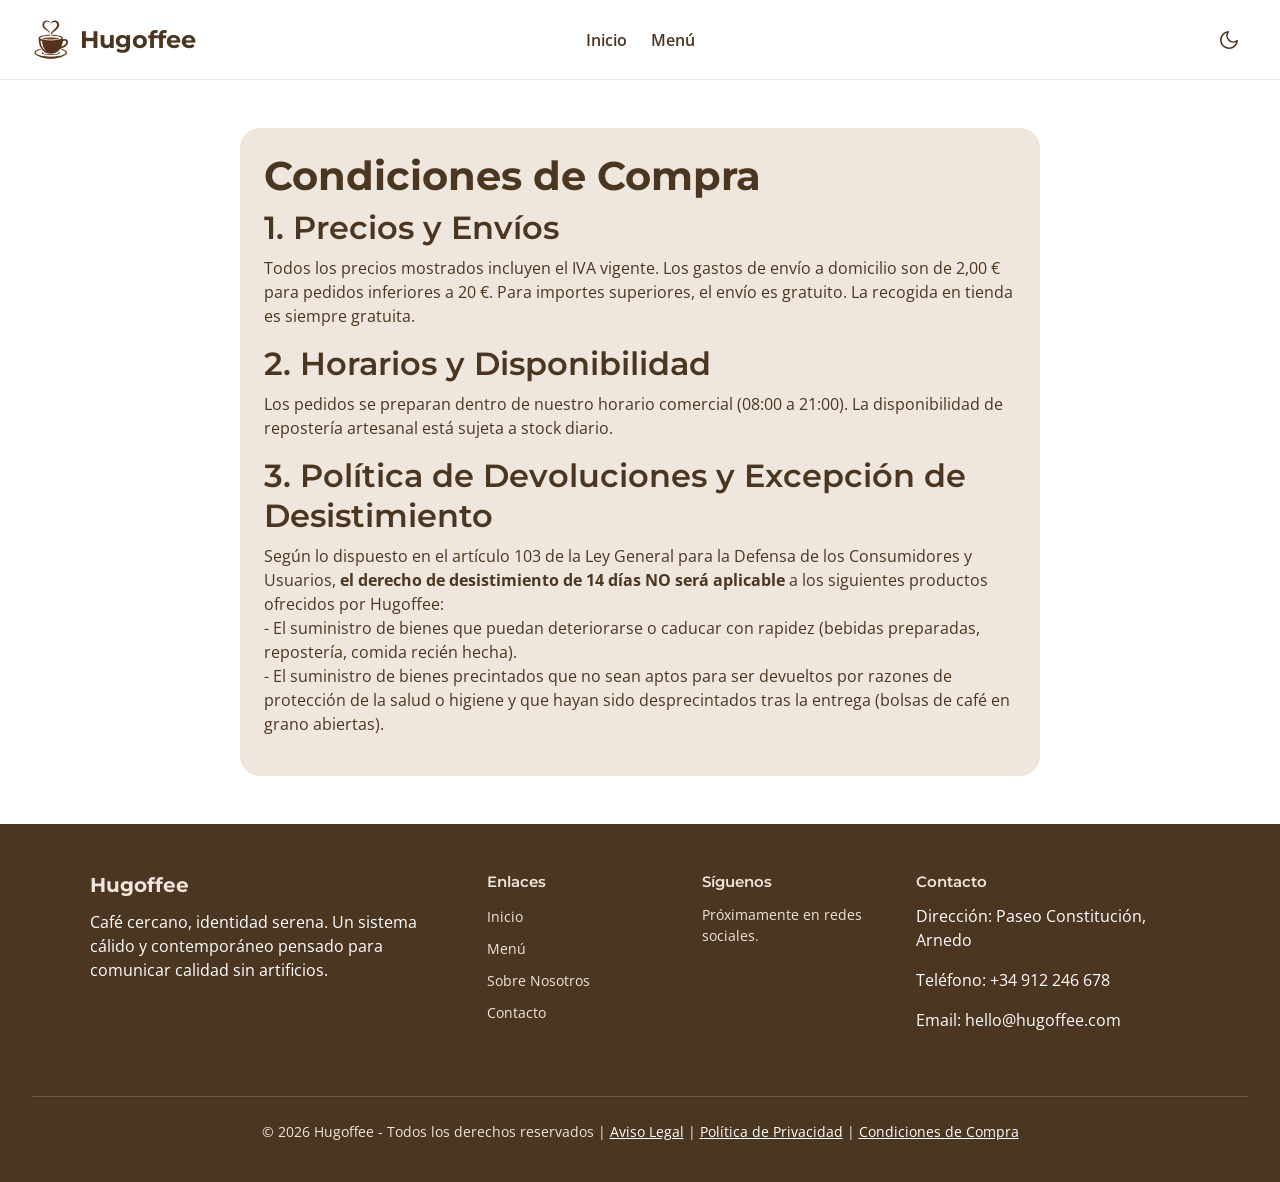
<file: condiciones.html>
<!doctype html>
<html lang="es">
  <head>
    <meta charset="UTF-8" />
    <meta name="viewport" content="width=device-width, initial-scale=1.0" />
    <title>Términos y Condiciones - Hugoffee</title>
    <link rel="icon" href="/Imagenes/logo.jpg" type="image/x-icon" />
    <link rel="stylesheet" href="/css/styles.css" />
    <link rel="stylesheet" href="/css/modoOscuro.css" />
    <link rel="preconnect" href="https://fonts.googleapis.com" />
    <link rel="preconnect" href="https://fonts.gstatic.com" crossorigin />
    <link href="https://fonts.googleapis.com/css2?family=Montserrat:wght@500;600;700&family=Open+Sans:wght@400;500;600;700&display=swap" rel="stylesheet" />
    <script src="/js/modoOscuro.js" defer></script>
  </head>
  <body>
    <a href="#main-content" class="skip-link">Saltar al contenido principal</a>
    <header class="header">
      <div class="logo-container">
        <a href="index.html" class="logo-link" aria-label="Hugoffee: ir a la página de inicio">
          <img src="/Imagenes/logo.jpg" id="logo" alt="Logo Hugoffee" class="logo-icon" />
          <span class="brand-name">Hugoffee</span>
        </a>
      </div>
      <nav class="main-nav" aria-label="Navegación principal">
        <a href="index.html">Inicio</a>
        <a href="menu.html">Menú</a>
      </nav>
      <div class="user-actions">
        <button class="theme-toggle-button" id="themeToggleBtn" aria-label="Cambiar modo oscuro/claro"><svg aria-hidden="true" focusable="false" id="moonIcon" class="theme-icon" width="22" height="22" viewBox="0 0 24 24" fill="none" stroke="#4B3621" stroke-width="1.75" stroke-linecap="round" stroke-linejoin="round"><path d="M21 12.79A9 9 0 1 1 11.21 3 7 7 0 0 0 21 12.79z"></path></svg><svg aria-hidden="true" focusable="false" id="sunIcon" class="theme-icon" width="22" height="22" viewBox="0 0 24 24" fill="none" stroke="#4B3621" stroke-width="1.75" stroke-linecap="round" stroke-linejoin="round" style="display: none"><circle cx="12" cy="12" r="5"></circle><line x1="12" y1="1" x2="12" y2="3"></line><line x1="12" y1="21" x2="12" y2="23"></line><line x1="4.22" y1="4.22" x2="5.64" y2="5.64"></line><line x1="18.36" y1="18.36" x2="19.78" y2="19.78"></line><line x1="1" y1="12" x2="3" y2="12"></line><line x1="21" y1="12" x2="23" y2="12"></line><line x1="4.22" y1="19.78" x2="5.64" y2="18.36"></line><line x1="18.36" y1="5.64" x2="19.78" y2="4.22"></line></svg></button>
      </div>
    </header>
    <main id="main-content" tabindex="-1" class="menu-page">
      <div class="story-box legal-page" style="width: 100%; max-width: 800px; margin: 0 auto; text-align: left;">
        <h1 class="legal-page-title">Condiciones de Compra</h1>
        <h2 class="legal-section-title">1. Precios y Envíos</h2>
        <p>Todos los precios mostrados incluyen el IVA vigente. Los gastos de envío a domicilio son de 2,00 € para pedidos inferiores a 20 €. Para importes superiores, el envío es gratuito. La recogida en tienda es siempre gratuita.</p>
        <h2 class="legal-section-title">2. Horarios y Disponibilidad</h2>
        <p>Los pedidos se preparan dentro de nuestro horario comercial (08:00 a 21:00). La disponibilidad de repostería artesanal está sujeta a stock diario.</p>
        <h2 class="legal-section-title">3. Política de Devoluciones y Excepción de Desistimiento</h2>
        <p>Según lo dispuesto en el artículo 103 de la Ley General para la Defensa de los Consumidores y Usuarios, <strong>el derecho de desistimiento de 14 días NO será aplicable</strong> a los siguientes productos ofrecidos por Hugoffee:
        <br>- El suministro de bienes que puedan deteriorarse o caducar con rapidez (bebidas preparadas, repostería, comida recién hecha).
        <br>- El suministro de bienes precintados que no sean aptos para ser devueltos por razones de protección de la salud o higiene y que hayan sido desprecintados tras la entrega (bolsas de café en grano abiertas).</p>
      </div>
    </main>
    <footer class="footer">
      <div class="footer-columns">
        <div class="footer-col brand-col">
          <h4>Hugoffee</h4>
          <p>Café cercano, identidad serena. Un sistema cálido y contemporáneo pensado para comunicar calidad sin artificios.</p>
        </div>
        <div class="footer-col">
          <h5>Enlaces</h5>
          <ul>
            <li><a href="index.html">Inicio</a></li>
            <li><a href="menu.html">Menú</a></li>
            <li><a href="index.html#nosotros">Sobre Nosotros</a></li>
            <li><a href="index.html#contacto">Contacto</a></li>
          </ul>
        </div>
        <div class="footer-col">
          <h5>Síguenos</h5>
          <div class="social-links">
            <p>Próximamente en redes sociales.</p>
          </div>
        </div>
        <div class="footer-col">
          <h5>Contacto</h5>
          <p>Dirección: Paseo Constitución, Arnedo</p>
          <p>Teléfono: +34 912 246 678</p>
          <p>Email: hello@hugoffee.com</p>
        </div>
      </div>
      <div class="footer-bottom">
        <p>© 2026 Hugoffee - Todos los derechos reservados | <a href="avisoLegal.html">Aviso Legal</a> | <a href="privacidad.html">Política de Privacidad</a> | <a href="condiciones.html">Condiciones de Compra</a></p>
      </div>
    </footer>
  </body>
</html>
</file>
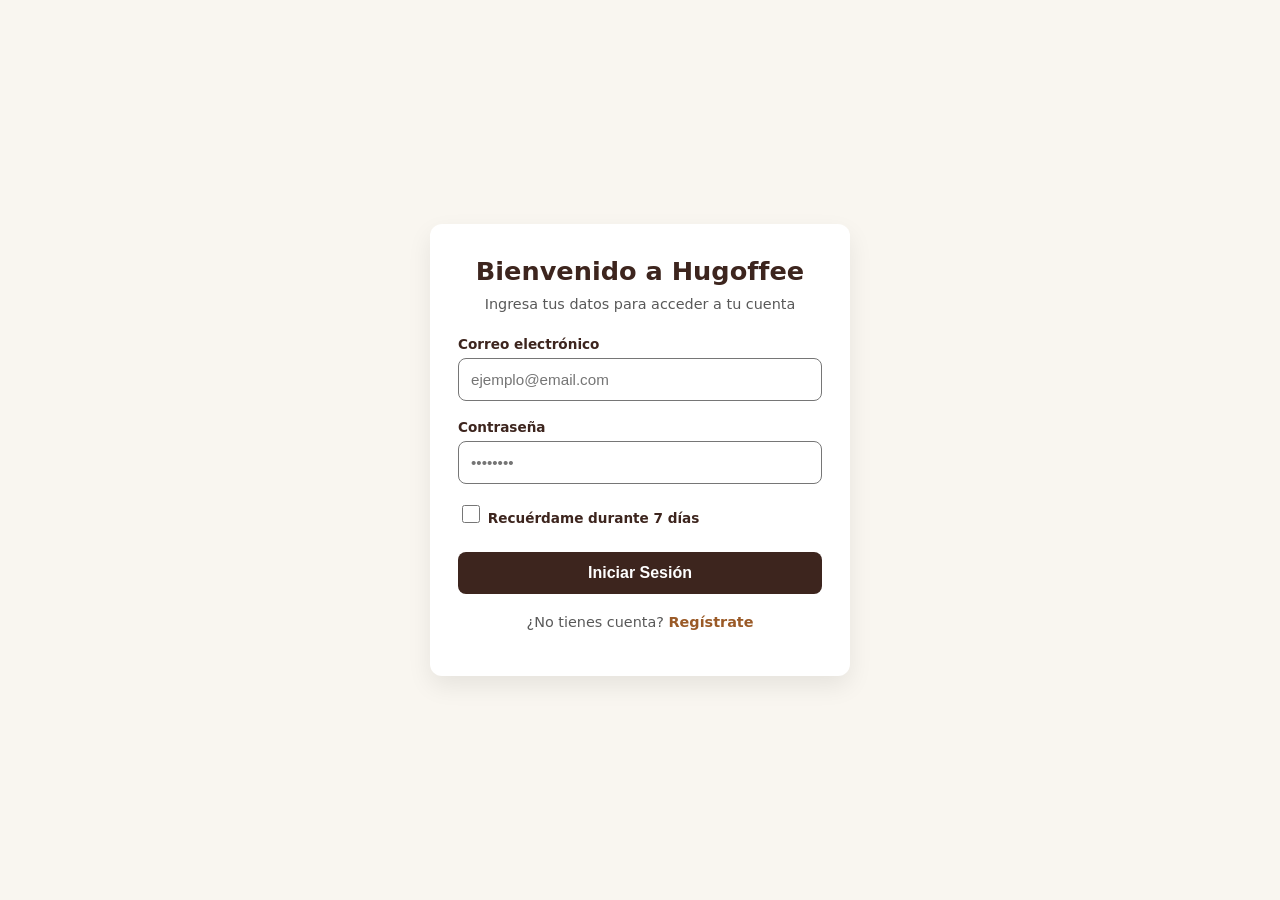
<file: favoritos.html>
<!doctype html>
<html lang="es">
  <head>
    <meta charset="UTF-8" />
    <meta name="viewport" content="width=device-width, initial-scale=1.0" />
    <meta name="robots" content="noindex, follow" />
    <meta name="description" content="Tus productos favoritos en Hugoffee." />
    <title>Mis Favoritos - Hugoffee</title>
    <link rel="icon" href="/Imagenes/logo.jpg" type="image/x-icon" />
    <link rel="stylesheet" href="/css/styles.css" />
    <link rel="stylesheet" href="/css/modoOscuro.css" />
    <link rel="preconnect" href="https://fonts.googleapis.com" />
    <link rel="preconnect" href="https://fonts.gstatic.com" crossorigin />
    <link
      href="https://fonts.googleapis.com/css2?family=Montserrat:wght@500;600;700&family=Open+Sans:wght@400;500;600;700&display=swap"
      rel="stylesheet"
    />
    <script src="/js/auth.js" defer></script>
    <script src="/js/main.js" defer></script>
    <script src="/js/modoOscuro.js" defer></script>
    <script src="/js/favoritos.js" defer></script>
  <script src="/js/accesibilidad.js" defer></script>
  </head>
  <body>
    <a href="#main-content" class="skip-link">Saltar al contenido principal</a>
    <header class="header">
      <div class="logo-container">
        <a href="index.html" class="logo-link" aria-label="Hugoffee: ir a la página de inicio">
          <img src="/Imagenes/logo.jpg" id="logo" alt="Logo Hugoffee" class="logo-icon" />
          <span class="brand-name">Hugoffee</span>
        </a>
      </div>

      <nav class="main-nav" aria-label="Navegación principal">
        <a href="index.html">Inicio</a>
        <a href="menu.html">Menú</a>
        <a href="index.html#nosotros">Nosotros</a>
        <a href="index.html#contacto">Contacto</a>
      </nav>

      <div class="user-actions">
        <button
          class="theme-toggle-button"
          id="themeToggleBtn"
          aria-label="Cambiar modo oscuro/claro"
          title="Cambiar tema"
        >
          <svg aria-hidden="true" focusable="false"
            id="moonIcon"
            class="theme-icon"
            width="22"
            height="22"
            viewBox="0 0 24 24"
            fill="none"
            stroke="#4B3621"
            stroke-width="1.75"
            stroke-linecap="round"
            stroke-linejoin="round"
          >
            <path d="M21 12.79A9 9 0 1 1 11.21 3 7 7 0 0 0 21 12.79z"></path>
          </svg>
          <svg aria-hidden="true" focusable="false"
            id="sunIcon"
            class="theme-icon"
            width="22"
            height="22"
            viewBox="0 0 24 24"
            fill="none"
            stroke="#4B3621"
            stroke-width="1.75"
            stroke-linecap="round"
            stroke-linejoin="round"
            style="display: none"
          >
            <circle cx="12" cy="12" r="5"></circle>
            <line x1="12" y1="1" x2="12" y2="3"></line>
            <line x1="12" y1="21" x2="12" y2="23"></line>
            <line x1="4.22" y1="4.22" x2="5.64" y2="5.64"></line>
            <line x1="18.36" y1="18.36" x2="19.78" y2="19.78"></line>
            <line x1="1" y1="12" x2="3" y2="12"></line>
            <line x1="21" y1="12" x2="23" y2="12"></line>
            <line x1="4.22" y1="19.78" x2="5.64" y2="18.36"></line>
            <line x1="18.36" y1="5.64" x2="19.78" y2="4.22"></line>
          </svg>
        </button>

        <button
          class="cart-button"
          id="cartButton"
          aria-label="Carrito de compras"
          aria-controls="cartDrawer"
          aria-expanded="false"
        >
          <svg aria-hidden="true" focusable="false"
            width="24"
            height="24"
            viewBox="0 0 24 24"
            fill="none"
            stroke="#4B3621"
            stroke-width="1.75"
            stroke-linecap="round"
            stroke-linejoin="round"
          >
            <circle cx="9" cy="21" r="1"></circle>
            <circle cx="20" cy="21" r="1"></circle>
            <path
              d="M1 1h4l2.68 13.39a2 2 0 0 0 2 1.61h9.72a2 2 0 0 0 2-1.61L23 6H6"
            ></path>
          </svg>
          <span class="cart-badge" id="cartCount">0</span>
        </button>

        <div class="user-menu-container">
          <button
            id="userBtn" aria-controls="userDropdown" aria-expanded="false"
            class="user-profile-button"
            aria-label="Cuenta de usuario"
            title="Cuenta de usuario"
          >
            <svg aria-hidden="true" focusable="false"
              width="22"
              height="22"
              viewBox="0 0 24 24"
              fill="none"
              stroke="#4B3621"
              stroke-width="1.75"
              stroke-linecap="round"
              stroke-linejoin="round"
            >
              <path d="M20 21v-2a4 4 0 0 0-4-4H8a4 4 0 0 0-4 4v2"></path>
              <circle cx="12" cy="7" r="4"></circle>
            </svg>
          </button>

          <div id="userDropdown" class="user-dropdown">
            <div class="user-dropdown-header">
              <span id="userNameDisplay">Hola, Usuario</span>
            </div>
            <div class="user-dropdown-divider"></div>
            <a href="favoritos.html" class="dropdown-item">Favoritos ❤️</a>
            <a href="compras.html" class="dropdown-item">Compras anteriores</a>
            <button id="logoutBtn" class="dropdown-item logout">
              Cerrar Sesión
            </button>
          </div>
        </div>
      </div>
    </header>

    <main id="main-content" tabindex="-1" class="menu-page">
      <div class="menu-hero">
        <h1>Mis Favoritos</h1>
        <p>Tus elecciones guardadas para pedir de forma rápida cuando quieras.</p>
      </div>

      <section class="products-section active favorites-section" style="width: 100%; max-width: 1300px; margin: 0 auto;">
        <div class="products-grid" id="favoritesGrid">
        </div>
      </section>
    </main>

    <div id="cartOverlay" class="cart-overlay"></div>
    <aside id="cartDrawer" class="cart-drawer" role="dialog" aria-modal="true" aria-labelledby="cartDrawerTitle" aria-hidden="true" inert>
      <div class="cart-header">
        <h3 id="cartDrawerTitle">Tu Carrito</h3>
        <button type="button" id="closeCart" class="cart-close-accessible" aria-label="Cerrar el carrito">Cerrar</button>
      </div>
      <div id="cartItems" class="cart-body" aria-live="polite">
        <div class="cart-empty-container">
          <p class="cart-empty">Tu carrito está vacío</p>
        </div>
      </div>
      <div class="cart-footer">
        <div class="cart-total">
          <span>Total:</span>
          <span id="cartTotal">0,00 €</span>
        </div>
        <a href="compra.html" class="btn-primary cart-checkout-btn" style="text-align: center; display: block; text-decoration: none;">Tramitar Pedido</a>
      </div>
    </aside>

    <footer class="footer">
      <div class="footer-columns">
        <div class="footer-col brand-col">
          <h4>Hugoffee</h4>
          <p>Café cercano, identidad serena. Un sistema cálido y contemporáneo pensado para comunicar calidad sin artificios.</p>
        </div>
        <div class="footer-col">
          <h5>Enlaces</h5>
          <ul>
            <li><a href="index.html">Inicio</a></li>
            <li><a href="menu.html">Menú</a></li>
            <li><a href="index.html#nosotros">Sobre Nosotros</a></li>
            <li><a href="index.html#contacto">Contacto</a></li>
          </ul>
        </div>
        <div class="footer-col">
          <h5>Síguenos</h5>
          <div class="social-links">
            <p>Próximamente en redes sociales.</p>
          </div>
        </div>
        <div class="footer-col">
          <h5>Contacto</h5>
          <p>Dirección: Paseo Constitución, Arnedo</p>
          <p>Teléfono: +34 912 246 678</p>
          <p>Email: hello@hugoffee.com</p>
        </div>
      </div>
      <div class="footer-bottom">
        <p>© 2026 Hugoffee - Todos los derechos reservados | <a href="avisoLegal.html">Aviso Legal</a> | <a href="privacidad.html">Política de Privacidad</a> | <a href="condiciones.html">Condiciones de Compra</a></p>
      </div>
    </footer>
  </body>
</html>
</file>
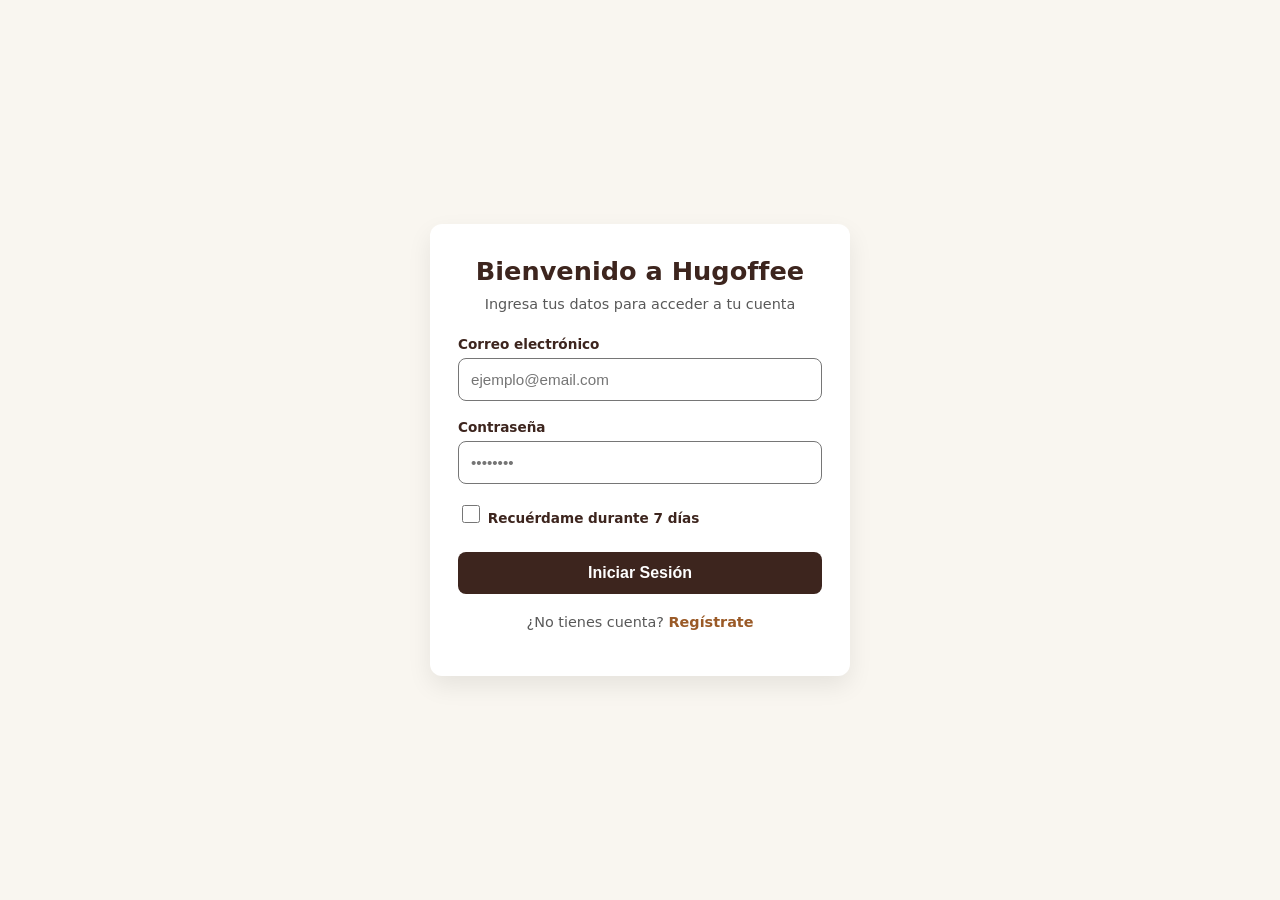
<file: inicioSesion.html>
<!DOCTYPE html>
<html lang="es">
<head>
    <meta charset="UTF-8">
    <meta name="viewport" content="width=device-width, initial-scale=1.0">
    <meta name="robots" content="noindex, follow">
    <title>Iniciar Sesión - Hugoffee</title>
    <link rel="icon" id="logo" href="/Imagenes/logo.jpg" type="image/x-icon">
    <link rel="stylesheet" href="/css/auth.css">
    <link rel="stylesheet" href="/css/modoOscuro.css" />
</head>
<body>
    <a class="skip-link" href="#main-content">Saltar al contenido principal</a>
    <main class="auth-container" id="main-content" tabindex="-1">
        <div class="auth-card">
            <div class="auth-header">
                <h1>Bienvenido a Hugoffee</h1>
                <p>Ingresa tus datos para acceder a tu cuenta</p>
            </div>

            <form id="loginForm" class="auth-form">
                <div class="form-group">
                    <label for="email">Correo electrónico</label>
                    <input type="email" id="email" placeholder="ejemplo@email.com" required>
                </div>

                <div class="form-group">
                    <label for="password">Contraseña</label>
                    <input type="password" id="password" placeholder="••••••••" required>
                </div>

                <div class="form-options">
                    <label class="checkbox-container">
                        <input type="checkbox" id="rememberMe" name="rememberMe">
                        <span class="checkmark"></span>
                        Recuérdame durante 7 días
                    </label>
                </div>

                <button type="submit" class="btn-auth">Iniciar Sesión</button>
            </form>

            <div class="auth-footer">
                <p>¿No tienes cuenta? <a href="registro.html">Regístrate</a></p>
            </div>
        </div>
    </main>

    <script src="/js/auth.js"></script>
</body>
</html>
</file>
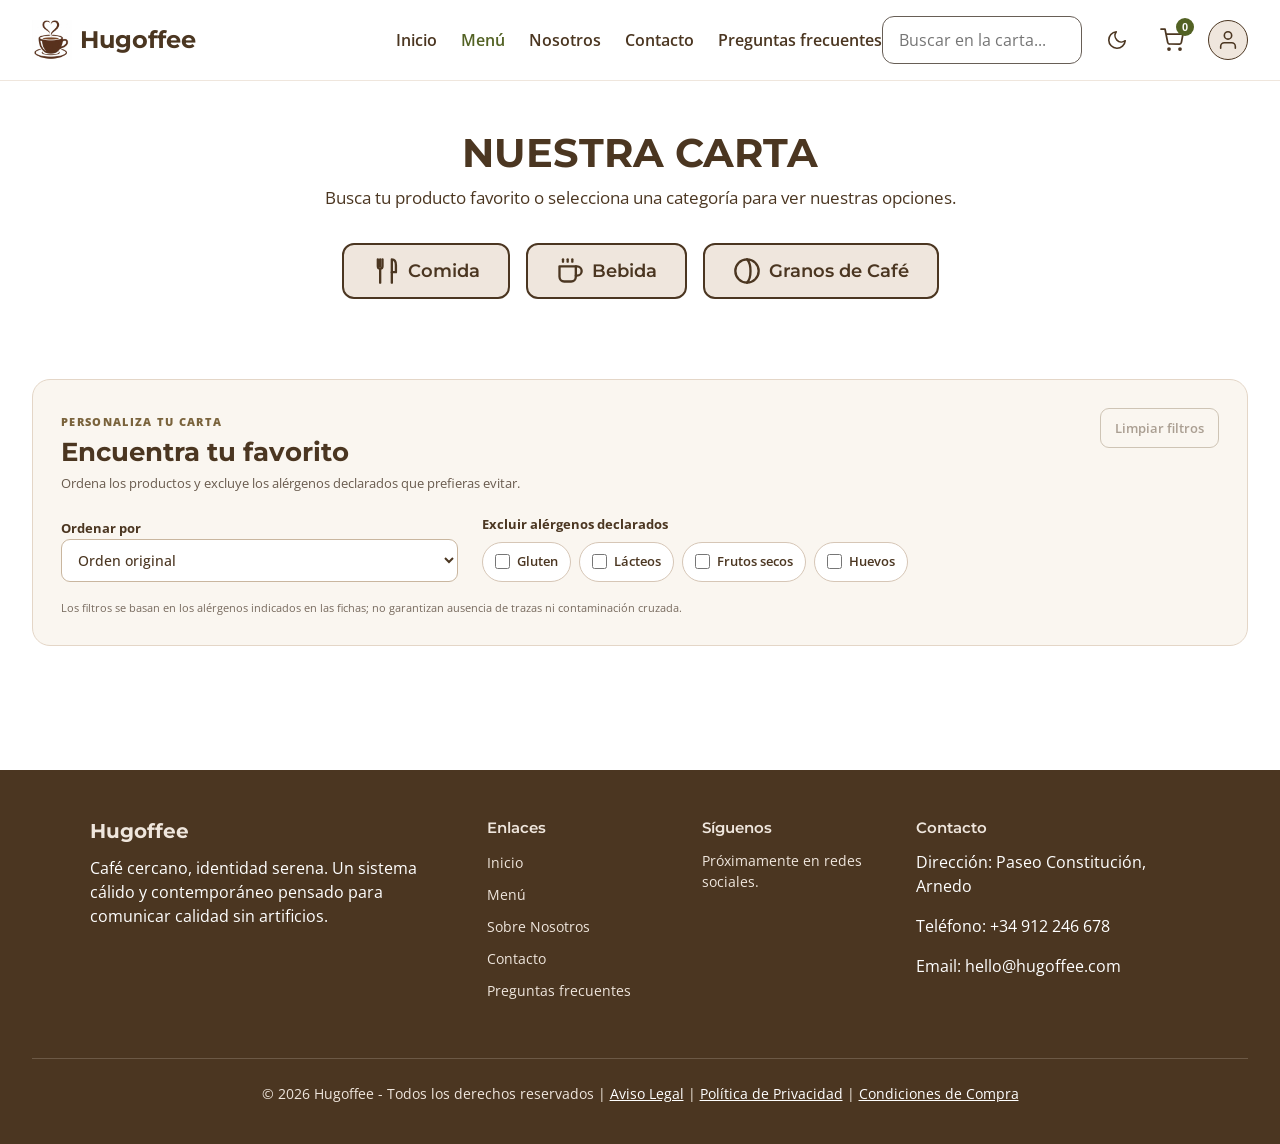
<file: menu.html>
<!doctype html>
<html lang="es">
  <head>
    <meta charset="UTF-8" />
    <meta name="viewport" content="width=device-width, initial-scale=1.0" />

    <title>Menú Completo - Hugoffee</title>

    <meta
      name="description"
      content="Carta completa de Hugoffee en Arnedo: café de especialidad, bebidas frías, repostería artesanal y tostadas saladas."
    />
    <meta
      name="keywords"
      content="carta cafetería Arnedo, menú café especialidad Arnedo, granos de café de origen, frappuccinos Arnedo, repostería artesanal"
    />
    <meta property="og:title" content="Menú Completo - Hugoffee Arnedo" />
    <meta
      property="og:description"
      content="Descubre nuestra selección de cafés de especialidad, bebidas frías y repostería artesanal en Arnedo."
    />
    <meta property="og:type" content="restaurant.menu" />
    <meta property="og:locale" content="es_ES" />

    <link rel="icon" href="/Imagenes/logo.jpg" type="image/x-icon" />
    <link rel="stylesheet" href="/css/styles.css" />
    <link rel="stylesheet" href="/css/hugoffeeExtras.css" />
    <link rel="stylesheet" href="/css/modoOscuro.css" />
    <link rel="preconnect" href="https://fonts.googleapis.com" />
    <link rel="preconnect" href="https://fonts.gstatic.com" crossorigin />
    <link
      href="https://fonts.googleapis.com/css2?family=Montserrat:wght@500;600;700&family=Open+Sans:wght@400;500;600;700&display=swap"
      rel="stylesheet"
    />
    <script src="/js/auth.js" defer></script>
    <script src="/js/main.js" defer></script>
    <script src="/js/modoOscuro.js" defer></script>
    <script src="/js/seo.js" defer></script>
  <script src="/js/accesibilidad.js" defer></script>
  </head>
  <body>
    <a href="#main-content" class="skip-link">Saltar al contenido principal</a>
    <header class="header">
      <div class="logo-container">
        <a href="index.html" class="logo-link" aria-label="Hugoffee: ir a la página de inicio">
          <img src="/Imagenes/logo.jpg" id="logo" alt="Logo Hugoffee" class="logo-icon" />
          <span class="brand-name">Hugoffee</span>
        </a>
      </div>

      <nav class="main-nav" aria-label="Navegación principal">
        <a href="index.html">Inicio</a>
        <a href="menu.html" class="active" aria-current="page">Menú</a>
        <a href="index.html#nosotros">Nosotros</a>
        <a href="index.html#contacto">Contacto</a>
        <a href="index.html#preguntas-frecuentes">Preguntas frecuentes</a>
      </nav>

      <div class="user-actions">
        <div class="search-box">
          <label for="searchInput" class="sr-only">Buscar en la carta</label>
          <input
            type="text"
            id="searchInput"
            placeholder="Buscar en la carta..."
            class="search-input"
            aria-label="Buscar en la carta"
          />
        </div>

        <button
          type="button" class="theme-toggle-button"
          id="themeToggleBtn"
          aria-label="Cambiar modo oscuro/claro"
          title="Cambiar tema"
        >
          <svg aria-hidden="true" focusable="false"
            id="moonIcon"
            class="theme-icon"
            width="22"
            height="22"
            viewBox="0 0 24 24"
            fill="none"
            stroke="#4B3621"
            stroke-width="1.75"
            stroke-linecap="round"
            stroke-linejoin="round"
          >
            <path d="M21 12.79A9 9 0 1 1 11.21 3 7 7 0 0 0 21 12.79z"></path>
          </svg>
          <svg aria-hidden="true" focusable="false"
            id="sunIcon"
            class="theme-icon"
            width="22"
            height="22"
            viewBox="0 0 24 24"
            fill="none"
            stroke="#4B3621"
            stroke-width="1.75"
            stroke-linecap="round"
            stroke-linejoin="round"
            style="display: none"
          >
            <circle cx="12" cy="12" r="5"></circle>
            <line x1="12" y1="1" x2="12" y2="3"></line>
            <line x1="12" y1="21" x2="12" y2="23"></line>
            <line x1="4.22" y1="4.22" x2="5.64" y2="5.64"></line>
            <line x1="18.36" y1="18.36" x2="19.78" y2="19.78"></line>
            <line x1="1" y1="12" x2="3" y2="12"></line>
            <line x1="21" y1="12" x2="23" y2="12"></line>
            <line x1="4.22" y1="19.78" x2="5.64" y2="18.36"></line>
            <line x1="18.36" y1="5.64" x2="19.78" y2="4.22"></line>
          </svg>
        </button>

        <button
          type="button" class="cart-button" aria-controls="cartDrawer" aria-expanded="false"
          id="cartButton"
          aria-label="Carrito de compras"
        >
          <svg aria-hidden="true" focusable="false"
            width="24"
            height="24"
            viewBox="0 0 24 24"
            fill="none"
            stroke="#4B3621"
            stroke-width="1.75"
            stroke-linecap="round"
            stroke-linejoin="round"
          >
            <circle cx="9" cy="21" r="1"></circle>
            <circle cx="20" cy="21" r="1"></circle>
            <path
              d="M1 1h4l2.68 13.39a2 2 0 0 0 2 1.61h9.72a2 2 0 0 0 2-1.61L23 6H6"
            ></path>
          </svg>
          <span class="cart-badge" id="cartCount">0</span>
        </button>

        <div class="user-menu-container">
          <button
            id="userBtn" aria-controls="userDropdown" aria-expanded="false"
            type="button"
            class="user-profile-button"
            aria-label="Cuenta de usuario"
            title="Cuenta de usuario"
          >
            <svg aria-hidden="true" focusable="false"
              width="22"
              height="22"
              viewBox="0 0 24 24"
              fill="none"
              stroke="#4B3621"
              stroke-width="1.75"
              stroke-linecap="round"
              stroke-linejoin="round"
            >
              <path d="M20 21v-2a4 4 0 0 0-4-4H8a4 4 0 0 0-4 4v2"></path>
              <circle cx="12" cy="7" r="4"></circle>
            </svg>
          </button>

          <div id="userDropdown" class="user-dropdown" aria-label="Opciones de cuenta">
            <div class="user-dropdown-header">
              <span id="userNameDisplay">Hola, Usuario</span>
            </div>
            <div class="user-dropdown-divider"></div>
            <a href="favoritos.html" class="dropdown-item">Favoritos ❤️</a>
            <a href="compras.html" class="dropdown-item">Compras anteriores</a>
            <button id="logoutBtn" type="button" class="dropdown-item logout">
              Cerrar Sesión
            </button>
          </div>
        </div>
      </div>
    </header>

    <main class="menu-page" id="main-content" tabindex="-1">
      <section class="menu-hero">
        <h1>NUESTRA CARTA</h1>
        <p>
          Busca tu producto favorito o selecciona una categoría para ver
          nuestras opciones.
        </p>
      </section>

      <section class="category-selector" aria-label="Categorías de productos">
        <button type="button" class="main-cat-btn" data-category="comida" aria-pressed="false" aria-expanded="false" aria-controls="subcategories-comida">
          <svg aria-hidden="true" focusable="false"
            width="28"
            height="28"
            viewBox="0 0 24 24"
            fill="none"
            stroke="currentColor"
            stroke-width="2"
            stroke-linecap="round"
            stroke-linejoin="round"
          >
            <path d="M5 2v6a2 2 0 0 0 2 2h0a2 2 0 0 0 2-2V2"></path>
            <path d="M7 2v6"></path>
            <path d="M7 10v12"></path>
            <path d="M17 2c2.5 0 3.5 2 3.5 5v6H17V2z"></path>
            <path d="M17 13v9"></path>
          </svg>
          <span>Comida</span>
        </button>

        <button type="button" class="main-cat-btn" data-category="bebida" aria-pressed="false" aria-expanded="false" aria-controls="subcategories-bebida">
          <svg aria-hidden="true" focusable="false"
            width="28"
            height="28"
            viewBox="0 0 24 24"
            fill="none"
            stroke="currentColor"
            stroke-width="2"
            stroke-linecap="round"
            stroke-linejoin="round"
          >
            <path d="M17 8h1a4 4 0 1 1 0 8h-1"></path>
            <path d="M3 8h14v9a4 4 0 0 1-4 4H7a4 4 0 0 1-4-4Z"></path>
            <line x1="6" y1="2" x2="6" y2="4"></line>
            <line x1="10" y1="2" x2="10" y2="4"></line>
            <line x1="14" y1="2" x2="14" y2="4"></line>
          </svg>
          <span>Bebida</span>
        </button>

        <button type="button" class="main-cat-btn" data-category="granos" aria-pressed="false" aria-expanded="false" aria-controls="subcategories-granos">
          <svg aria-hidden="true" focusable="false"
            width="28"
            height="28"
            viewBox="0 0 24 24"
            fill="none"
            stroke="currentColor"
            stroke-width="2"
            stroke-linecap="round"
            stroke-linejoin="round"
          >
            <path
              d="M12 2C6.5 2 2 6.5 2 12s4.5 10 10 10 10-4.5 10-10S17.5 2 12 2z"
            ></path>
            <path d="M12 2c4 4 4 16 0 20"></path>
          </svg>
          <span>Granos de Café</span>
        </button>
      </section>

      <section class="subcategory-wrapper" id="subcategoryWrapper">
        <div class="subcategories-group" id="subcategories-comida" role="group" aria-label="Subcategorías de comida">
          <button type="button" class="sub-cat-btn active" aria-pressed="true" data-subcategory="todos">
            Toda la comida
          </button>
          <button type="button" class="sub-cat-btn" aria-pressed="false" data-subcategory="dulce">Dulce</button>
          <button type="button" class="sub-cat-btn" aria-pressed="false" data-subcategory="salado">Salado</button>
        </div>

        <div class="subcategories-group" id="subcategories-bebida" role="group" aria-label="Subcategorías de bebidas">
          <button type="button" class="sub-cat-btn active" aria-pressed="true" data-subcategory="todos">
            Todas las bebidas
          </button>
          <button type="button" class="sub-cat-btn" aria-pressed="false" data-subcategory="caliente">
            Caliente
          </button>
          <button type="button" class="sub-cat-btn" aria-pressed="false" data-subcategory="frio">Frío</button>
        </div>

        <div class="subcategories-group" id="subcategories-granos" role="group" aria-label="Subcategorías de granos de café">
          <button type="button" class="sub-cat-btn active" aria-pressed="true" data-subcategory="todos">
            Todos los granos
          </button>
          <button type="button" class="sub-cat-btn" aria-pressed="false" data-subcategory="origen">Origen</button>
          <button type="button" class="sub-cat-btn" aria-pressed="false" data-subcategory="mezcla">Mezcla</button>
          <button type="button" class="sub-cat-btn" aria-pressed="false" data-subcategory="descafeinado">
            Descafeinado
          </button>
        </div>
      </section>

      <section class="advanced-filters" aria-labelledby="advancedFiltersTitle">
        <div class="advanced-filters-heading">
          <div>
            <span class="advanced-filters-eyebrow">PERSONALIZA TU CARTA</span>
            <h2 id="advancedFiltersTitle">Encuentra tu favorito</h2>
            <p>Ordena los productos y excluye los alérgenos declarados que prefieras evitar.</p>
          </div>
          <button type="button" id="resetAdvancedFilters" class="advanced-filters-reset" disabled>Limpiar filtros</button>
        </div>
        <div class="advanced-filters-controls">
          <div class="advanced-sort-field">
            <label for="sortProductsSelect">Ordenar por</label>
            <select id="sortProductsSelect">
              <option value="default">Orden original</option>
              <option value="price-asc">Precio: menor a mayor</option>
              <option value="price-desc">Precio: mayor a menor</option>
              <option value="rating-desc">Mejor valoración</option>
              <option value="name-asc">Nombre: A a Z</option>
            </select>
          </div>
          <fieldset class="advanced-allergen-field">
            <legend>Excluir alérgenos declarados</legend>
            <div class="advanced-allergen-options">
              <label><input class="filter-allergen" type="checkbox" value="gluten" /> Gluten</label>
              <label><input class="filter-allergen" type="checkbox" value="lacteos" /> Lácteos</label>
              <label><input class="filter-allergen" type="checkbox" value="frutos_secos" /> Frutos secos</label>
              <label><input class="filter-allergen" type="checkbox" value="huevos" /> Huevos</label>
            </div>
          </fieldset>
        </div>
        <p class="advanced-filters-disclaimer">Los filtros se basan en los alérgenos indicados en las fichas; no garantizan ausencia de trazas ni contaminación cruzada.</p>
        <p id="filterResultsCount" class="advanced-filters-count" role="status" aria-live="polite" hidden></p>
      </section>

      <section class="products-section active" id="productsSection">
        <div class="products-grid" id="productsGrid"></div>
      </section>
    </main>

    <div id="cartOverlay" class="cart-overlay"></div>
    <aside id="cartDrawer" class="cart-drawer" role="dialog" aria-modal="true" aria-labelledby="cartDrawerTitle" aria-hidden="true" inert>
      <div class="cart-header">
        <h3 id="cartDrawerTitle">Tu Carrito</h3>
        <button type="button" id="closeCart" class="cart-close-accessible" aria-label="Cerrar el carrito">Cerrar</button>
      </div>
      <div id="cartItems" class="cart-body" aria-live="polite" aria-relevant="additions text">
        <div class="cart-empty-container">
          <p class="cart-empty">Tu carrito está vacío</p>
        </div>
      </div>
      <div class="cart-footer">
        <div class="cart-total">
          <span>Total:</span>
          <span id="cartTotal">0,00 €</span>
        </div>
        <a
          href="compra.html"
          class="btn-primary cart-checkout-btn"
          style="text-align: center; display: block; text-decoration: none"
          >Tramitar Pedido</a
        >
      </div>
    </aside>

    <footer class="footer">
      <div class="footer-columns">
        <div class="footer-col brand-col">
          <h4>Hugoffee</h4>
          <p>Café cercano, identidad serena. Un sistema cálido y contemporáneo pensado para comunicar calidad sin artificios.</p>
        </div>
        <div class="footer-col">
          <h5>Enlaces</h5>
          <ul>
            <li><a href="index.html">Inicio</a></li>
            <li><a href="menu.html">Menú</a></li>
            <li><a href="index.html#nosotros">Sobre Nosotros</a></li>
            <li><a href="index.html#contacto">Contacto</a></li>
            <li><a href="index.html#preguntas-frecuentes">Preguntas frecuentes</a></li>
          </ul>
        </div>
        <div class="footer-col">
          <h5>Síguenos</h5>
          <div class="social-links">
            <p>Próximamente en redes sociales.</p>
          </div>
        </div>
        <div class="footer-col">
          <h5>Contacto</h5>
          <p>Dirección: Paseo Constitución, Arnedo</p>
          <p>Teléfono: +34 912 246 678</p>
          <p>Email: hello@hugoffee.com</p>
        </div>
      </div>
      <div class="footer-bottom">
        <p>© 2026 Hugoffee - Todos los derechos reservados | <a href="avisoLegal.html">Aviso Legal</a> | <a href="privacidad.html">Política de Privacidad</a> | <a href="condiciones.html">Condiciones de Compra</a></p>
      </div>
    </footer>
  </body>
</html>
</file>
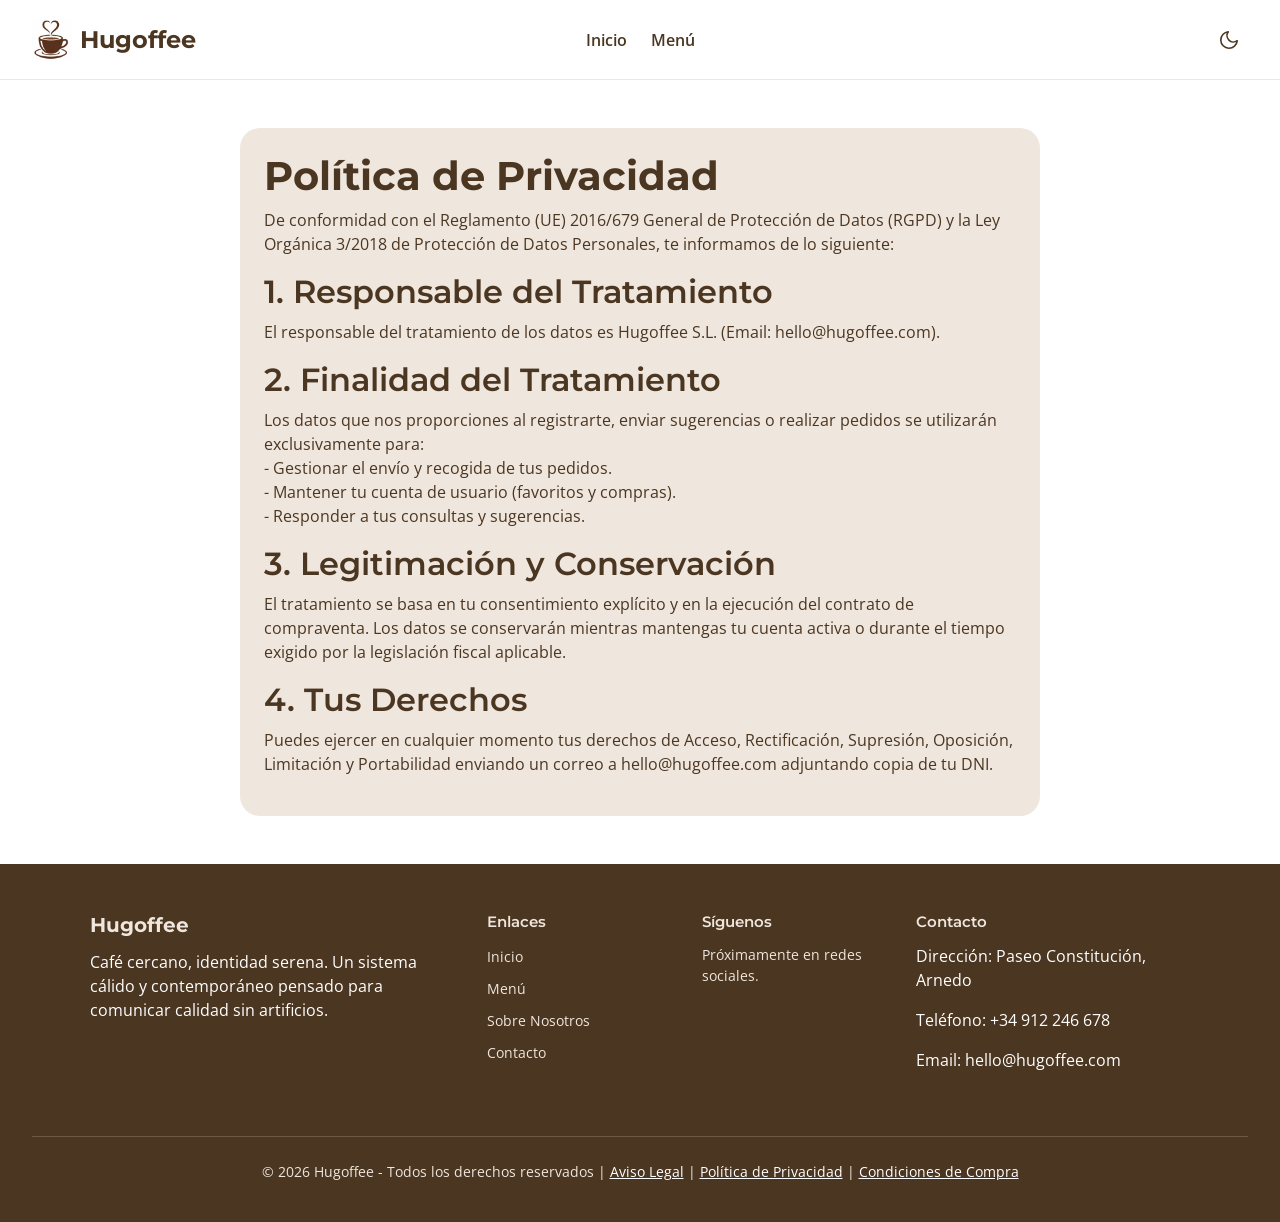
<file: privacidad.html>
<!doctype html>
<html lang="es">
  <head>
    <meta charset="UTF-8" />
    <meta name="viewport" content="width=device-width, initial-scale=1.0" />
    <title>Política de Privacidad - Hugoffee</title>
    <link rel="icon" href="/Imagenes/logo.jpg" type="image/x-icon" />
    <link rel="stylesheet" href="/css/styles.css" />
    <link rel="stylesheet" href="/css/modoOscuro.css" />
    <link rel="preconnect" href="https://fonts.googleapis.com" />
    <link rel="preconnect" href="https://fonts.gstatic.com" crossorigin />
    <link href="https://fonts.googleapis.com/css2?family=Montserrat:wght@500;600;700&family=Open+Sans:wght@400;500;600;700&display=swap" rel="stylesheet" />
    <script src="/js/modoOscuro.js" defer></script>
  </head>
  <body>
    <a href="#main-content" class="skip-link">Saltar al contenido principal</a>
    <header class="header">
      <div class="logo-container">
        <a href="index.html" class="logo-link" aria-label="Hugoffee: ir a la página de inicio">
          <img src="/Imagenes/logo.jpg" id="logo" alt="Logo Hugoffee" class="logo-icon" />
          <span class="brand-name">Hugoffee</span>
        </a>
      </div>
      <nav class="main-nav" aria-label="Navegación principal">
        <a href="index.html">Inicio</a>
        <a href="menu.html">Menú</a>
      </nav>
      <div class="user-actions">
        <button class="theme-toggle-button" id="themeToggleBtn" aria-label="Cambiar modo oscuro/claro"><svg aria-hidden="true" focusable="false" id="moonIcon" class="theme-icon" width="22" height="22" viewBox="0 0 24 24" fill="none" stroke="#4B3621" stroke-width="1.75" stroke-linecap="round" stroke-linejoin="round"><path d="M21 12.79A9 9 0 1 1 11.21 3 7 7 0 0 0 21 12.79z"></path></svg><svg aria-hidden="true" focusable="false" id="sunIcon" class="theme-icon" width="22" height="22" viewBox="0 0 24 24" fill="none" stroke="#4B3621" stroke-width="1.75" stroke-linecap="round" stroke-linejoin="round" style="display: none"><circle cx="12" cy="12" r="5"></circle><line x1="12" y1="1" x2="12" y2="3"></line><line x1="12" y1="21" x2="12" y2="23"></line><line x1="4.22" y1="4.22" x2="5.64" y2="5.64"></line><line x1="18.36" y1="18.36" x2="19.78" y2="19.78"></line><line x1="1" y1="12" x2="3" y2="12"></line><line x1="21" y1="12" x2="23" y2="12"></line><line x1="4.22" y1="19.78" x2="5.64" y2="18.36"></line><line x1="18.36" y1="5.64" x2="19.78" y2="4.22"></line></svg></button>
      </div>
    </header>
    <main id="main-content" tabindex="-1" class="menu-page">
      <div class="story-box legal-page" style="width: 100%; max-width: 800px; margin: 0 auto; text-align: left;">
        <h1 class="legal-page-title">Política de Privacidad</h1>
        <p>De conformidad con el Reglamento (UE) 2016/679 General de Protección de Datos (RGPD) y la Ley Orgánica 3/2018 de Protección de Datos Personales, te informamos de lo siguiente:</p>
        <h2 class="legal-section-title">1. Responsable del Tratamiento</h2>
        <p>El responsable del tratamiento de los datos es Hugoffee S.L. (Email: hello@hugoffee.com).</p>
        <h2 class="legal-section-title">2. Finalidad del Tratamiento</h2>
        <p>Los datos que nos proporciones al registrarte, enviar sugerencias o realizar pedidos se utilizarán exclusivamente para:
        <br>- Gestionar el envío y recogida de tus pedidos.
        <br>- Mantener tu cuenta de usuario (favoritos y compras).
        <br>- Responder a tus consultas y sugerencias.</p>
        <h2 class="legal-section-title">3. Legitimación y Conservación</h2>
        <p>El tratamiento se basa en tu consentimiento explícito y en la ejecución del contrato de compraventa. Los datos se conservarán mientras mantengas tu cuenta activa o durante el tiempo exigido por la legislación fiscal aplicable.</p>
        <h2 class="legal-section-title">4. Tus Derechos</h2>
        <p>Puedes ejercer en cualquier momento tus derechos de Acceso, Rectificación, Supresión, Oposición, Limitación y Portabilidad enviando un correo a hello@hugoffee.com adjuntando copia de tu DNI.</p>
      </div>
    </main>
    <footer class="footer">
      <div class="footer-columns">
        <div class="footer-col brand-col">
          <h4>Hugoffee</h4>
          <p>Café cercano, identidad serena. Un sistema cálido y contemporáneo pensado para comunicar calidad sin artificios.</p>
        </div>
        <div class="footer-col">
          <h5>Enlaces</h5>
          <ul>
            <li><a href="index.html">Inicio</a></li>
            <li><a href="menu.html">Menú</a></li>
            <li><a href="index.html#nosotros">Sobre Nosotros</a></li>
            <li><a href="index.html#contacto">Contacto</a></li>
          </ul>
        </div>
        <div class="footer-col">
          <h5>Síguenos</h5>
          <div class="social-links">
            <p>Próximamente en redes sociales.</p>
          </div>
        </div>
        <div class="footer-col">
          <h5>Contacto</h5>
          <p>Dirección: Paseo Constitución, Arnedo</p>
          <p>Teléfono: +34 912 246 678</p>
          <p>Email: hello@hugoffee.com</p>
        </div>
      </div>
      <div class="footer-bottom">
        <p>© 2026 Hugoffee - Todos los derechos reservados | <a href="avisoLegal.html">Aviso Legal</a> | <a href="privacidad.html">Política de Privacidad</a> | <a href="condiciones.html">Condiciones de Compra</a></p>
      </div>
    </footer>
  </body>
</html>
</file>
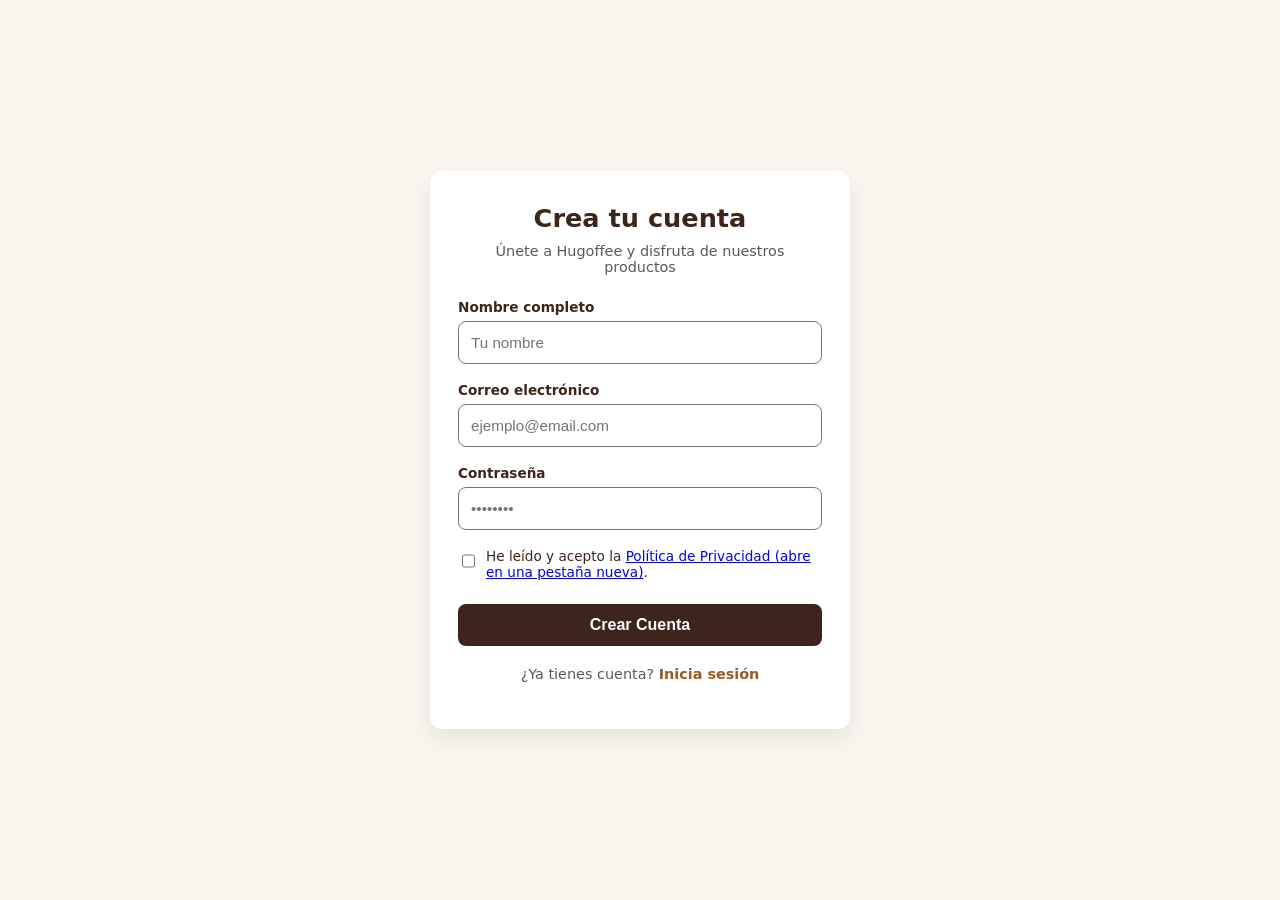
<file: registro.html>
<!doctype html>
<html lang="es">
  <head>
    <meta charset="UTF-8" />
    <meta name="viewport" content="width=device-width, initial-scale=1.0" />
    <meta name="robots" content="noindex, follow" />
    <title>Registro - Hugoffee</title>
    <link rel="icon" id="logo" href="/Imagenes/logo.jpg" type="image/x-icon" />
    <link rel="stylesheet" href="/css/auth.css" />
    <link rel="stylesheet" href="/css/modoOscuro.css" />
  </head>
  <body>
    <a class="skip-link" href="#main-content">Saltar al contenido principal</a>
    <main class="auth-container" id="main-content" tabindex="-1">
      <div class="auth-card">
        <div class="auth-header">
          <h1>Crea tu cuenta</h1>
          <p>Únete a Hugoffee y disfruta de nuestros productos</p>
        </div>
        <form id="registerForm" class="auth-form">
          <div class="form-group">
            <label for="regName">Nombre completo</label>
            <input type="text" id="regName" placeholder="Tu nombre" required />
          </div>
          <div class="form-group">
            <label for="regEmail">Correo electrónico</label>
            <input
              type="email"
              id="regEmail"
              placeholder="ejemplo@email.com"
              required
            />
          </div>
          <div class="form-group">
            <label for="regPassword">Contraseña</label>
            <input
              type="password"
              id="regPassword"
              placeholder="••••••••"
              required
            />
          </div>

          <div
            class="form-group checkbox-container"
            style="align-items: flex-start"
          >
            <input
              type="checkbox"
              id="aceptoPrivacidad"
              required
              style="width: auto; margin-top: 4px"
            />
            <label for="aceptoPrivacidad" style="font-weight: normal"
              >He leído y acepto la
              <a href="privacidad.html" target="_blank"
                 rel="noopener noreferrer">Política de Privacidad (abre en una pestaña nueva)</a
              >.</label
            >
          </div>

          <button type="submit" class="btn-auth">Crear Cuenta</button>
        </form>
        <div class="auth-footer">
          <p>
            ¿Ya tienes cuenta? <a href="inicioSesion.html">Inicia sesión</a>
          </p>
        </div>
      </div>
    </main>
    <script src="/js/auth.js"></script>
  </body>
</html>
</file>
<file: css/styles.css>
@import url("https://fonts.googleapis.com/css2?family=Montserrat:wght@500;600;700&family=Open+Sans:wght@400;500;600;700&display=swap");

:root {
  --color-primary: #4b3621;
  --color-primary-hover: #2e2115;
  --color-secondary: #efe6dd;
  --color-base: #ffffff;
  --color-accent: #536224;
  --color-muted: #675e56;
  --color-text-body: #4b3621;
  --font-heading: "Montserrat", sans-serif;
  --font-body: "Open Sans", sans-serif;
  --space-xs: 8px;
  --space-sm: 12px;
  --space-md: 16px;
  --space-lg: 24px;
  --space-xl: 32px;
  --space-2xl: 48px;
  --space-section: 72px;
  --radius-sm: 6px;
  --radius-md: 12px;
  --radius-lg: 20px;
}

* {
  box-sizing: border-box;
  margin: 0;
  padding: 0;
}

html,
body {
  scrollbar-width: none;
  -ms-overflow-style: none;
  width: 100%;
  overflow-x: hidden;
}

html::-webkit-scrollbar,
body::-webkit-scrollbar {
  display: none;
}

body {
  display: flex;
  flex-direction: column;
  min-height: 100vh;
  font-family: var(--font-body);
  font-size: 16px;
  line-height: 1.5;
  color: var(--color-text-body);
  background-color: var(--color-base);
  -webkit-font-smoothing: antialiased;
}

h1,
h2,
h3,
h4,
h5,
h6 {
  font-family: var(--font-heading);
  color: var(--color-primary);
  margin-bottom: var(--space-xs);
}

h1 {
  font-size: clamp(32px, 6vw, 48px);
  font-weight: 700;
  line-height: 1.2;
}

h2 {
  font-size: clamp(26px, 5vw, 40px);
  font-weight: 700;
  line-height: 1.2;
}

h3 {
  font-size: clamp(22px, 4vw, 32px);
  font-weight: 600;
  line-height: 1.25;
}

h4 {
  font-size: 20px;
  font-weight: 700;
  line-height: 1.3;
}

h5 {
  font-size: 15px;
  font-weight: 600;
  line-height: 1.35;
  color: var(--color-primary);
}

h6 {
  font-size: 13px;
  font-weight: 400;
  line-height: 1.4;
  color: #595959;
}

p {
  margin-bottom: var(--space-md);
}

a {
  color: inherit;
  text-decoration: none;
}

.btn-primary,
.btn-secondary,
.btn-add {
  display: inline-flex;
  align-items: center;
  justify-content: center;
  font-family: var(--font-body);
  font-size: 15px;
  font-weight: 600;
  border-radius: var(--radius-md);
  padding: 12px 24px;
  min-height: 48px;
  cursor: pointer;
  transition: all 0.2s ease-in-out;
  border: none;
  text-align: center;
}

.btn-primary {
  background-color: var(--color-primary);
  color: var(--color-base);
}

.btn-primary:hover {
  background-color: var(--color-primary-hover);
}

.btn-secondary {
  background-color: var(--color-secondary);
  color: var(--color-primary);
  border: 1.5px solid var(--color-primary);
}

.btn-secondary:hover {
  background-color: var(--color-primary);
  color: var(--color-base);
}

.btn-add {
  background-color: var(--color-secondary);
  color: var(--color-primary);
  padding: 8px 12px;
  min-height: 42px;
  font-size: 14px;
  border: 1.5px solid var(--color-primary);
  flex: 1;
}

.btn-add:hover {
  background-color: var(--color-primary);
  color: var(--color-base);
}

.card-actions {
  display: flex;
  align-items: center;
  gap: var(--space-xs);
  width: 100%;
}

.btn-fav {
  background-color: var(--color-secondary);
  border: 1.5px solid var(--color-primary);
  border-radius: var(--radius-md);
  width: 42px;
  height: 42px;
  display: flex;
  align-items: center;
  justify-content: center;
  cursor: pointer;
  flex-shrink: 0;
  transition: all 0.2s ease;
}

.btn-fav svg {
  shape-rendering: geometricPrecision;
  stroke: var(--color-primary);
  fill: none;
  transition: all 0.2s ease;
}

.btn-fav:hover {
  background-color: var(--color-base);
}

.btn-fav.active {
  border-color: var(--color-accent);
  background-color: var(--color-base);
}

.btn-fav.active svg {
  fill: var(--color-accent) !important;
  stroke: var(--color-accent) !important;
}

.badge-container {
  min-height: 28px;
  display: flex;
  align-items: center;
  justify-content: center;
  margin-bottom: var(--space-xs);
  width: 100%;
}

.badge {
  display: inline-block;
  background-color: var(--color-accent);
  color: var(--color-base);
  font-size: 11px;
  font-weight: 700;
  text-transform: uppercase;
  padding: 4px 10px;
  border-radius: var(--radius-sm);
  letter-spacing: 0.5px;
}

input[type="email"],
input[type="text"] {
  width: 100%;
  padding: 12px 16px;
  font-family: var(--font-body);
  font-size: 16px;
  color: var(--color-primary);
  background-color: var(--color-base);
  border: 1.5px solid var(--color-muted);
  border-radius: var(--radius-md);
  outline: none;
  transition:
    border-color 0.2s ease,
    box-shadow 0.2s ease;
}

input[type="email"]:focus,
input[type="text"]:focus {
  border-color: var(--color-accent);
  box-shadow: 0 0 0 2px var(--color-accent);
}

.header {
  display: grid;
  grid-template-columns: 1fr auto 1fr;
  align-items: center;
  min-height: 80px;
  padding: var(--space-md) var(--space-xl);
  background-color: var(--color-base);
  border-bottom: 1px solid var(--color-secondary);
  position: sticky;
  top: 0;
  z-index: 100;
  width: 100%;
}

.logo-container {
  display: flex;
  align-items: center;
  gap: var(--space-xs);
  justify-content: flex-start;
}

.logo-link {
  display: flex;
  align-items: center;
  gap: var(--space-xs);
  text-decoration: none;
  color: inherit;
}

.logo-icon {
  width: 40px;
  height: 40px;
  object-fit: contain;
}

.brand-name {
  font-family: var(--font-heading);
  font-size: 24px;
  font-weight: 700;
  color: var(--color-primary);
}

.main-nav {
  display: flex;
  gap: var(--space-lg);
  justify-content: center;
}

.main-nav a {
  font-weight: 600;
  color: var(--color-primary);
  transition: color 0.2s ease;
}

.main-nav a:hover,
.main-nav a.active {
  color: var(--color-accent);
}

.user-actions {
  display: flex;
  align-items: center;
  justify-content: flex-end;
  gap: var(--space-md);
}

.search-box {
  width: 200px;
}

.search-input {
  width: 100%;
  padding: 8px 12px;
  font-size: 14px;
}

.search-hidden {
  visibility: hidden;
  pointer-events: none;
}

.theme-toggle-button {
  background: transparent;
  border: none;
  outline: none;
  cursor: pointer;
  padding: 8px;
  display: flex;
  align-items: center;
  justify-content: center;
  border-radius: var(--radius-sm);
  transition: background-color 0.2s ease;
}

.theme-toggle-button:hover {
  background-color: var(--color-secondary);
}

.theme-icon {
  pointer-events: none;
  transition: stroke 0.2s ease;
}

.cart-button {
  background: none;
  border: none;
  cursor: pointer;
  padding: var(--space-xs);
  display: flex;
  align-items: center;
  justify-content: center;
  border-radius: var(--radius-sm);
  position: relative;
  transition: background-color 0.2s ease;
}

.cart-button:hover {
  background-color: var(--color-secondary);
}

.cart-badge {
  position: absolute;
  top: -2px;
  right: -2px;
  background-color: var(--color-accent);
  color: var(--color-base);
  font-size: 11px;
  font-weight: 700;
  border-radius: 50%;
  width: 18px;
  height: 18px;
  display: flex;
  align-items: center;
  justify-content: center;
}

.user-profile-button {
  background-color: var(--color-secondary);
  border: 1.5px solid var(--color-primary);
  width: 40px;
  height: 40px;
  border-radius: 50%;
  display: flex;
  align-items: center;
  justify-content: center;
  transition: all 0.2s ease;
}

.user-profile-button:hover {
  background-color: var(--color-primary);
}

.user-profile-button:hover svg {
  stroke: var(--color-base);
}

.hero-section {
  background-color: var(--color-secondary);
  padding: var(--space-2xl) var(--space-xl);
  text-align: center;
  border-radius: var(--radius-lg);
  margin: var(--space-lg);
  position: relative;
  overflow: hidden;
}

.hero-content {
  position: relative;
  z-index: 2;
}

.hero-content h1,
.hero-content .hero-subtitle {
  text-shadow: 0 2px 8px rgba(0, 0, 0, 0.6);
}

.hero-slide::after {
  content: "";
  position: absolute;
  top: 0;
  left: 0;
  width: 100%;
  height: 100%;
  background: rgba(255, 255, 255, 0.68);
  pointer-events: none;
}

body.dark-mode .hero-slide::after {
  background: rgba(0, 0, 0, 0.45);
}

.hero-subtitle {
  font-size: 18px;
  color: var(--color-primary);
  margin-bottom: var(--space-lg);
}

.hero-buttons {
  display: flex;
  gap: var(--space-md);
  justify-content: center;
}

.specialties-section {
  padding: var(--space-2xl) var(--space-xl);
  text-align: center;
}

.specialties-section h2 {
  margin-bottom: 4px;
}

.section-subtitle {
  font-size: 20px;
  color: var(--color-primary);
  margin-bottom: var(--space-xl);
  font-weight: 500;
}

.carousel-container {
  display: flex;
  align-items: center;
  gap: var(--space-sm);
  justify-content: center;
  margin-bottom: var(--space-lg);
  position: relative;
  width: 100%;
  max-width: 100%;
}

.carousel-arrow {
  background: var(--color-base);
  border: 1.5px solid var(--color-primary);
  color: var(--color-primary);
  width: 42px;
  height: 42px;
  border-radius: 50%;
  font-size: 20px;
  cursor: pointer;
  display: flex;
  align-items: center;
  justify-content: center;
  transition: all 0.2s ease;
  flex-shrink: 0;
  z-index: 10;
}

.carousel-arrow:hover {
  background: var(--color-primary);
  color: var(--color-base);
}

.carousel-grid {
  display: flex;
  gap: var(--space-md);
  overflow-x: auto;
  scroll-behavior: smooth;
  padding: var(--space-md) var(--space-xs);
  max-width: 1080px;
  width: 100%;
  scrollbar-width: none;
  align-items: stretch;
  -webkit-overflow-scrolling: touch;
}

.carousel-grid::-webkit-scrollbar {
  display: none;
}

.product-card {
  background-color: var(--color-base);
  border: 1px solid var(--color-secondary);
  border-radius: var(--radius-lg);
  padding: var(--space-md);
  text-align: center;
  min-width: 240px;
  flex: 0 0 calc(25% - 12px);
  transition:
    border-color 0.2s ease,
    transform 0.2s ease,
    box-shadow 0.2s ease;
  display: flex;
  flex-direction: column;
  justify-content: space-between;
  height: 100%;
}

.product-card:hover {
  border-color: var(--color-primary);
  transform: translateY(-3px);
  box-shadow: 0 4px 12px rgba(75, 54, 33, 0.08);
}

.product-image-placeholder {
  width: 100%;
  height: 160px;
  background-color: transparent !important;
  border: none !important;
  margin-bottom: var(--space-md);
  padding: 10px !important;
  display: flex;
  align-items: center;
  justify-content: center;
}

.product-card img {
  max-width: 100%;
  max-height: 100%;
  width: auto;
  height: auto;
  object-fit: contain;
  object-position: center;
  background-color: transparent;
  padding: 0 !important;
  border: none;
}

.product-image-container {
  width: 100%;
  height: 200px;
  display: flex;
  align-items: center;
  justify-content: center;
  overflow: hidden;
  border-radius: 8px;
  margin-bottom: 12px;
  background-color: transparent;
}

.product-image-container img {
  display: block;
  width: 100%;
  height: 100%;
  max-width: 100%;
  max-height: 100%;
  object-fit: contain;
  object-position: center;
  background-color: transparent;
  padding: 0;
  border: 0;
}

.product-image-container.image-error {
  border: 1px dashed var(--color-muted);
}

.product-image-container.image-error::after {
  content: "Imagen no disponible";
  padding: 12px;
  font-size: 13px;
  color: var(--color-muted);
  text-align: center;
}

.product-image-container.image-error img {
  display: none;
}
.product-card h3 {
  font-size: 20px;
  font-weight: 700;
  line-height: 1.3;
  min-height: 52px;
  display: flex;
  align-items: center;
  justify-content: center;
  text-align: center;
  margin-bottom: 4px;
}

.product-card h4 {
  font-size: 15px;
  font-weight: 600;
  line-height: 1.35;
  color: var(--color-primary);
  min-height: 40px;
  display: flex;
  align-items: center;
  justify-content: center;
  text-align: center;
  margin-bottom: 4px;
}

.product-card h5 {
  font-size: 13px;
  font-weight: 400;
  line-height: 1.4;
  color: #595959;
  min-height: 40px;
  display: flex;
  align-items: center;
  justify-content: center;
  text-align: center;
  margin-bottom: var(--space-xs);
}

.card-footer {
  margin-top: 0;
  width: 100%;
  padding-top: var(--space-sm);
  display: flex;
  flex-direction: column;
  align-items: center;
}

.product-price {
  font-weight: 700;
  font-size: 18px;
  color: var(--color-primary);
  margin-bottom: var(--space-xs);
}

.carousel-dots {
  display: flex;
  justify-content: center;
  gap: var(--space-xs);
}

.dot {
  width: 10px;
  height: 10px;
  border-radius: 50%;
  background-color: var(--color-muted);
  cursor: pointer;
  transition: all 0.2s ease;
}

.dot.active {
  background-color: var(--color-accent);
  width: 24px;
  border-radius: 5px;
}

.menu-page {
  flex: 1;
  display: flex;
  flex-direction: column;
  align-items: center;
  width: 100%;
  max-width: 1400px;
  margin: 0 auto;
  padding: var(--space-2xl) var(--space-xl);
}

.menu-hero {
  text-align: center;
  max-width: 650px;
  margin: 0 auto var(--space-xl);
}

.menu-hero h1 {
  font-size: 40px;
  margin-bottom: var(--space-xs);
}

.menu-hero p {
  font-size: 17px;
  color: var(--color-primary);
  margin-bottom: 0;
}

.category-selector {
  display: flex;
  justify-content: center;
  align-items: center;
  gap: var(--space-md);
  margin-bottom: var(--space-xl);
  width: 100%;
  flex-wrap: wrap;
}

.main-cat-btn {
  display: flex;
  align-items: center;
  gap: var(--space-xs);
  background-color: var(--color-secondary);
  border: 2px solid var(--color-primary);
  color: var(--color-primary);
  padding: 12px 28px;
  border-radius: var(--radius-md);
  font-family: var(--font-heading);
  font-size: 18px;
  font-weight: 600;
  cursor: pointer;
  transition: all 0.2s ease;
}

.main-cat-btn:hover,
.main-cat-btn.active {
  background-color: var(--color-primary);
  color: var(--color-base);
}

.subcategory-wrapper {
  margin-bottom: var(--space-2xl);
  width: 100%;
}

.subcategories-group {
  display: none;
  justify-content: center;
  gap: var(--space-xs);
  flex-wrap: wrap;
}

.subcategories-group.active {
  display: flex;
}

.sub-cat-btn {
  background-color: var(--color-base);
  border: 1.5px solid var(--color-muted);
  color: var(--color-primary);
  padding: 8px 18px;
  border-radius: var(--radius-sm);
  font-family: var(--font-body);
  font-size: 14px;
  font-weight: 600;
  cursor: pointer;
  transition: all 0.2s ease;
}

.sub-cat-btn:hover {
  border-color: var(--color-primary);
}

.sub-cat-btn.active {
  background-color: var(--color-accent);
  border-color: var(--color-accent);
  color: var(--color-base);
}

.products-section {
  display: none;
  margin-bottom: var(--space-2xl);
  width: 100%;
}

.products-section.active {
  display: block;
}

.favorites-section {
  max-width: 1300px !important;
}

.products-grid {
  display: grid;
  grid-template-columns: repeat(4, 1fr);
  gap: var(--space-lg);
  width: 100%;
  align-items: stretch;
}

.products-grid .product-card {
  min-width: 0;
  width: 100%;
  flex: initial;
}

.info-section {
  display: grid;
  grid-template-columns: 1fr 1fr;
  gap: var(--space-lg);
  padding: 0 var(--space-xl) var(--space-2xl);
  max-width: 1000px;
  margin: 0 auto;
  width: 100%;
}

.story-box {
  background-color: var(--color-secondary);
  padding: var(--space-lg);
  border-radius: var(--radius-lg);
}

.story-box ul {
  padding-left: 20px;
  margin-bottom: var(--space-md);
}

.story-box li {
  margin-bottom: 6px;
}

.location-card {
  background-color: var(--color-secondary);
  border-radius: var(--radius-lg);
  padding: var(--space-lg);
  width: 100%;
  text-align: center;
  display: flex;
  flex-direction: column;
  justify-content: space-between;
}

.location-badge {
  display: inline-block;
  background-color: var(--color-accent);
  color: var(--color-base);
  font-size: 11px;
  font-weight: 700;
  padding: 4px 10px;
  border-radius: var(--radius-sm);
  margin-bottom: var(--space-xs);
  text-transform: uppercase;
  letter-spacing: 0.5px;
}

.location-card h2 {
  color: var(--color-primary);
  font-size: 32px;
  font-weight: 600;
  margin-bottom: var(--space-xs);
}

.location-address {
  color: var(--color-primary);
  font-size: 16px;
  font-weight: 500;
  display: inline-flex;
  align-items: center;
  justify-content: center;
  gap: 6px;
  margin-bottom: var(--space-md);
}

.map-container {
  width: 100%;
  height: 250px;
  border-radius: var(--radius-md);
  overflow: hidden;
  border: 1px solid var(--color-muted);
}

.location-actions {
  margin-top: var(--space-md);
}

.btn-directions {
  display: inline-flex;
  align-items: center;
  gap: 8px;
  background-color: var(--color-primary);
  color: var(--color-base);
  text-decoration: none;
  padding: 12px 24px;
  border-radius: var(--radius-md);
  font-size: 15px;
  font-weight: 600;
  transition:
    background-color 0.2s ease,
    transform 0.2s ease;
}

.btn-directions:hover {
  background-color: var(--color-primary-hover);
  transform: translateY(-2px);
}

.footer {
  margin-top: auto;
  background-color: var(--color-primary);
  color: var(--color-base);
  padding: var(--space-2xl) var(--space-xl) var(--space-lg);
  width: 100%;
}

.footer h4,
.footer h5 {
  color: var(--color-secondary);
  margin-bottom: var(--space-sm);
}

.footer-columns {
  display: grid;
  grid-template-columns: 2fr 1fr 1fr 1.5fr;
  gap: var(--space-xl);
  max-width: 1100px;
  margin: 0 auto var(--space-2xl);
}

.footer-col ul {
  list-style: none;
}

.footer-col li {
  margin-bottom: var(--space-xs);
}

.footer-col a {
  color: var(--color-secondary);
  font-size: 14px;
  transition: color 0.2s ease;
}

.footer-col a:hover {
  color: var(--color-base);
}

.social-links {
  display: flex;
  flex-direction: column;
  gap: var(--space-xs);
}

.footer-bottom {
  text-align: center;
  font-size: 14px;
  border-top: 1px solid rgba(239, 230, 221, 0.2);
  padding-top: var(--space-lg);
  color: var(--color-secondary);
}

.footer-bottom a {
  color: var(--color-base);
  text-decoration: underline;
}

.cart-overlay {
  position: fixed;
  top: 0;
  left: 0;
  width: 100vw;
  height: 100vh;
  background-color: rgba(0, 0, 0, 0.45);
  backdrop-filter: blur(3px);
  opacity: 0;
  visibility: hidden;
  transition:
    opacity 0.3s ease,
    visibility 0.3s ease;
  z-index: 998;
}

.cart-overlay.active {
  opacity: 1;
  visibility: visible;
}

.cart-drawer {
  position: fixed;
  top: 0;
  right: -420px;
  width: 100%;
  max-width: 380px;
  height: 100vh;
  background-color: var(--color-base);
  box-shadow: -8px 0 24px rgba(75, 54, 33, 0.12);
  display: flex;
  flex-direction: column;
  transition: right 0.3s cubic-bezier(0.4, 0, 0.2, 1);
  z-index: 999;
}

.cart-drawer.active {
  right: 0;
}

.cart-header {
  padding: var(--space-lg);
  border-bottom: 1px solid var(--color-secondary);
  background-color: var(--color-base);
}

.cart-header h3 {
  margin: 0;
  font-size: 22px;
  font-family: var(--font-heading);
  color: var(--color-primary);
}

.cart-body {
  flex: 1;
  overflow-y: auto;
  padding: var(--space-md) var(--space-lg);
}

.cart-empty-container {
  display: flex;
  align-items: center;
  justify-content: center;
  height: 100%;
  min-height: 200px;
}

.cart-empty {
  color: var(--color-primary);
  opacity: 0.8;
  font-size: 15px;
  font-weight: 500;
  margin: 0;
}

.cart-item {
  display: flex;
  justify-content: space-between;
  align-items: center;
  padding: var(--space-md) 0;
  border-bottom: 1px solid var(--color-secondary);
}

.cart-item-details {
  display: flex;
  flex-direction: column;
  gap: 2px;
}

.cart-item-title {
  font-size: 15px;
  font-weight: 600;
  color: var(--color-primary);
  margin: 0;
}

.cart-item-price {
  font-size: 14px;
  color: var(--color-accent);
  font-weight: 700;
}

.cart-item-actions {
  display: flex;
  align-items: center;
  gap: var(--space-xs);
}

.cart-quantity-controls {
  display: flex;
  align-items: center;
  background-color: var(--color-secondary);
  border-radius: var(--radius-sm);
  padding: 2px;
}

.cart-qty-btn {
  background: none;
  border: none;
  color: var(--color-primary);
  width: 26px;
  height: 26px;
  cursor: pointer;
  font-weight: 700;
  font-size: 15px;
  display: flex;
  align-items: center;
  justify-content: center;
  border-radius: var(--radius-sm);
  transition: background-color 0.2s ease;
}

.cart-qty-btn:hover {
  background-color: rgba(75, 54, 33, 0.1);
}

.cart-qty-value {
  font-size: 14px;
  font-weight: 600;
  padding: 0 6px;
  min-width: 22px;
  text-align: center;
  color: var(--color-primary);
}

.cart-delete-btn {
  background: none;
  border: none;
  color: #922222;
  cursor: pointer;
  padding: 6px;
  display: flex;
  align-items: center;
  justify-content: center;
  border-radius: var(--radius-sm);
  transition:
    background-color 0.2s ease,
    color 0.2s ease;
}

.cart-delete-btn:hover {
  background-color: #fde8e6;
  color: #721c1c;
}

.cart-footer {
  padding: var(--space-lg);
  border-top: 1px solid var(--color-secondary);
  background-color: var(--color-base);
}

.cart-total {
  display: flex;
  justify-content: space-between;
  align-items: center;
  font-size: 18px;
  font-weight: 700;
  margin-bottom: var(--space-md);
  color: var(--color-primary);
}

.cart-checkout-btn {
  width: 100%;
}

.user-menu-container {
  position: relative;
  display: inline-block;
}

.user-dropdown {
  display: none;
  position: absolute;
  top: calc(100% + 10px);
  right: 0;
  background-color: #ffffff;
  border: 1px solid #767676;
  border-radius: 8px;
  box-shadow: 0 4px 12px rgba(0, 0, 0, 0.15);
  padding: 12px;
  min-width: 180px;
  z-index: 1000;
  flex-direction: column;
  gap: 8px;
}

.user-dropdown.active {
  display: flex;
}

.user-dropdown-header {
  font-weight: 600;
  font-size: 0.9rem;
  color: var(--color-primary);
  padding-bottom: 6px;
}

.user-dropdown-divider {
  height: 1px;
  background-color: #767676;
  margin: 2px 0;
}

.dropdown-item {
  color: #2d2d2d;
  text-decoration: none;
  font-size: 0.85rem;
  padding: 6px 8px;
  border-radius: 4px;
  transition:
    background-color 0.2s ease,
    color 0.2s ease;
  display: block;
  text-align: left;
  background: transparent;
  border: none;
  cursor: pointer;
}

.dropdown-item:hover {
  background-color: var(--color-secondary);
  color: var(--color-primary);
}

.dropdown-item.logout {
  color: #c92a2a;
  font-weight: 500;
  margin-top: 4px;
}

.dropdown-item.logout:hover {
  background-color: #fdf2f2;
  color: #a12020;
}

.suggestions-card {
  background-color: var(--color-secondary);
  border-radius: var(--radius-lg);
  padding: var(--space-xl) var(--space-lg);
  max-width: 1000px;
  margin: 0 auto var(--space-2xl);
  text-align: center;
  width: calc(100% - (var(--space-xl) * 2));
}

.suggestions-content {
  max-width: 600px;
  margin: 0 auto;
}

.suggestions-badge {
  display: inline-block;
  background-color: var(--color-accent);
  color: var(--color-base);
  font-size: 11px;
  font-weight: 700;
  padding: 4px 10px;
  border-radius: var(--radius-sm);
  margin-bottom: var(--space-xs);
  text-transform: uppercase;
  letter-spacing: 0.5px;
}

.suggestions-card h2 {
  color: var(--color-primary);
  font-size: 32px;
  font-weight: 600;
  margin-bottom: var(--space-xs);
}

.suggestions-card p {
  color: var(--color-primary);
  font-size: 15px;
  line-height: 1.4;
  margin-bottom: var(--space-lg);
}

.suggestion-form {
  display: flex;
  flex-direction: column;
  gap: 12px;
}

.form-row {
  display: flex;
  gap: 12px;
  width: 100%;
}

.suggestion-form select,
.suggestion-form input,
.suggestion-form textarea {
  width: 100%;
  background: var(--color-base);
  border: 1.5px solid var(--color-muted);
  border-radius: var(--radius-md);
  padding: 12px 16px;
  font-size: 15px;
  color: var(--color-primary);
  font-family: inherit;
  outline: none;
  transition: all 0.2s ease;
}

.suggestion-form select:focus,
.suggestion-form input:focus,
.suggestion-form textarea:focus {
  border-color: var(--color-accent);
  box-shadow: 0 0 0 2px var(--color-accent);
}

.suggestion-form textarea {
  resize: vertical;
  min-height: 80px;
}

.suggestion-form button {
  background-color: var(--color-primary);
  color: var(--color-base);
  border: none;
  padding: 12px 28px;
  border-radius: var(--radius-md);
  font-size: 15px;
  font-weight: 600;
  cursor: pointer;
  display: inline-flex;
  align-items: center;
  justify-content: center;
  gap: 8px;
  align-self: center;
  transition:
    background-color 0.2s ease,
    transform 0.2s ease;
  margin-top: 4px;
}

.suggestion-form button:hover {
  background-color: var(--color-primary-hover);
  transform: translateY(-2px);
}

.suggestion-message {
  font-size: 0.9rem;
  font-weight: 600;
  display: none;
  margin-top: 8px;
}

.suggestion-message.success {
  display: block;
  color: #1b5e20;
}

.suggestion-message.error {
  display: block;
  color: #b71c1c;
}

body.dark-mode {
  --color-primary: #efe6dd;
  --color-primary-hover: #d1c7bd;
  --color-secondary: #2b2118;
  --color-base: #1a1410;
  --color-accent: #9eb258;
  --color-muted: #705d4f;
  --color-text-body: #efe6dd;
  background-color: var(--color-base);
  color: var(--color-text-body);
}

body.dark-mode .header {
  background-color: var(--color-base);
  border-bottom-color: var(--color-secondary);
}

body.dark-mode .cart-button svg,
body.dark-mode .user-profile-button svg,
body.dark-mode .theme-toggle-button svg {
  stroke: var(--color-primary);
}

body.dark-mode .product-card,
body.dark-mode .cart-drawer,
body.dark-mode .user-dropdown,
body.dark-mode .story-box,
body.dark-mode .location-card,
body.dark-mode .suggestions-card {
  background-color: #241c16;
  border-color: var(--color-muted);
}

body.dark-mode input,
body.dark-mode select,
body.dark-mode textarea {
  background-color: #2b2118;
  color: #efe6dd;
  border-color: var(--color-muted);
}

.skip-link {
  position: absolute;
  top: -100px;
  left: 10px;
  background-color: var(--color-primary);
  color: var(--color-base);
  padding: 12px 20px;
  border-radius: 0 0 var(--radius-md) var(--radius-md);
  text-decoration: none;
  font-weight: 700;
  font-size: 14px;
  z-index: 10000;
  transition: top 0.2s ease;
}

.skip-link:focus {
  top: 0;
  outline: 3px solid var(--color-accent);
}

.allergens-container {
  display: flex;
  gap: 6px;
  justify-content: center;
  margin-top: auto;
  margin-bottom: var(--space-xs);
  min-height: 28px;
  align-items: center;
}

.allergen-badge {
  display: inline-flex;
  align-items: center;
  justify-content: center;
  width: 24px;
  height: 24px;
  border-radius: 50%;
  font-size: 12px;
  color: #ffffff;
  cursor: help;
  box-shadow: 0 1px 3px rgba(0, 0, 0, 0.15);
}

.allergen-badge.gluten {
  background-color: #d97706;
}

.allergen-badge.lacteos {
  background-color: #2563eb;
}

.allergen-badge.frutos_secos {
  background-color: #92400e;
}

.allergen-badge.huevos {
  background-color: #ea580c;
}

.sr-only {
  position: absolute;
  width: 1px;
  height: 1px;
  padding: 0;
  margin: -1px;
  overflow: hidden;
  clip: rect(0, 0, 0, 0);
  white-space: nowrap;
  border: 0;
}

.hero-section {
  position: relative;
  overflow: hidden;
}

.hero-carousel {
  position: absolute;
  top: 0;
  left: 0;
  width: 100%;
  height: 100%;
  z-index: 1;
}

.hero-slide {
  position: absolute;
  top: 0;
  left: 0;
  width: 100%;
  height: 100%;
  background-size: cover;
  background-position: center;
  opacity: 0;
  transition: opacity 1s ease-in-out;
}

.hero-slide.active {
  opacity: 1;
}

.hero-carousel-dots {
  position: absolute;
  bottom: 20px;
  left: 50%;
  transform: translateX(-50%);
  display: flex;
  gap: 8px;
  z-index: 3;
}

.hero-dot {
  width: 12px;
  height: 12px;
  border-radius: 50%;
  background: rgba(255, 255, 255, 0.5);
  cursor: pointer;
  transition:
    background 0.3s ease,
    transform 0.3s ease;
}

.privacy-modal-overlay {
  position: fixed;
  top: 0;
  left: 0;
  width: 100vw;
  height: 100vh;
  background-color: rgba(0, 0, 0, 0.5);
  display: none;
  align-items: center;
  justify-content: center;
  z-index: 99999;
  opacity: 0;
  transition: opacity 0.25s ease;
  box-sizing: border-box;
  padding: 16px;
}

.privacy-modal-overlay.active {
  display: flex;
  opacity: 1;
}

.privacy-modal-content {
  background-color: var(--color-base, #ffffff);
  color: var(--color-primary, #4b3621);
  padding: 32px;
  border-radius: 16px;
  max-width: 550px;
  width: 100%;
  max-height: 85vh;
  overflow-y: auto;
  position: relative;
  box-shadow: 0 15px 35px rgba(0, 0, 0, 0.3);
  transform: scale(0.85);
  transition: transform 0.25s ease;
  box-sizing: border-box;
}

.privacy-modal-overlay.active .privacy-modal-content {
  transform: scale(1);
}

.privacy-close-x {
  position: absolute;
  top: 16px;
  right: 16px;
  background: none;
  border: none;
  font-size: 20px;
  font-weight: bold;
  cursor: pointer;
  color: var(--color-primary, #4b3621);
  opacity: 0.7;
  padding: 4px 8px;
  line-height: 1;
}

.privacy-close-x:hover {
  opacity: 1;
}

.privacy-modal-content h3 {
  margin-top: 0;
  margin-bottom: 16px;
  font-size: 22px;
  font-weight: 700;
  padding-right: 24px;
}

.privacy-modal-content h4 {
  font-size: 16px;
  margin-top: 16px;
  margin-bottom: 6px;
}

.privacy-modal-content p {
  font-size: 14px;
  line-height: 1.6;
  color: var(--color-muted, #555);
  margin-bottom: 12px;
}

.checkout-layout {
  display: grid;
  grid-template-columns: 1.2fr 0.8fr;
  gap: var(--space-xl);
  width: 100%;
  max-width: 1000px;
  align-items: start;
}

.delivery-options-grid {
  display: grid;
  grid-template-columns: 1fr 1fr;
  gap: 12px;
  margin-bottom: 16px;
}

.btn-delete-order {
  padding: 8px 16px;
  background: transparent;
  color: #c92a2a;
  border: 1.5px solid #c92a2a;
  border-radius: 6px;
  cursor: pointer;
  font-weight: 600;
  font-size: 13px;
  transition:
    background-color 0.2s ease,
    color 0.2s ease;
}

.btn-delete-order:hover {
  background-color: #fdf2f2;
}

@media (max-width: 1100px) {
  .products-grid {
    grid-template-columns: repeat(2, 1fr);
  }
}

@media (max-width: 900px) {
  .header {
    display: flex;
    flex-wrap: wrap;
    justify-content: space-between;
    align-items: center;
    padding: var(--space-md);
  }

  .logo-container {
    order: 1;
  }

  .user-actions {
    order: 2;
  }

  .main-nav {
    order: 3;
    width: 100%;
    display: flex;
    justify-content: center;
    gap: var(--space-lg);
    margin-top: var(--space-sm);
    padding-top: var(--space-sm);
    border-top: 1px solid var(--color-secondary);
  }

  .product-card {
    flex: 0 0 calc(50% - 12px);
  }

  .info-section {
    grid-template-columns: 1fr;
    padding: 0 var(--space-md) var(--space-xl);
  }

  .footer-columns {
    grid-template-columns: 1fr 1fr;
  }

  .checkout-layout {
    grid-template-columns: 1fr;
    gap: var(--space-lg);
  }
}

@media (max-width: 600px) {
  .header {
    padding: var(--space-sm) var(--space-md);
  }

  .brand-name {
    font-size: 20px;
  }

  .logo-icon {
    width: 32px;
    height: 32px;
  }

  .main-nav {
    gap: var(--space-md);
    font-size: 14px;
    padding-top: var(--space-sm);
  }

  .user-actions {
    gap: var(--space-xs);
  }

  .user-profile-button {
    width: 36px;
    height: 36px;
  }

  .theme-toggle-button {
    padding: 6px;
  }

  .hero-buttons {
    flex-direction: column;
    width: 100%;
  }

  .hero-buttons .btn-primary,
  .hero-buttons .btn-secondary {
    width: 100%;
  }

  .product-card {
    flex: 0 0 100%;
    min-width: 100%;
  }

  .products-grid {
    grid-template-columns: 1fr;
    gap: var(--space-md);
  }

  .footer-columns {
    grid-template-columns: 1fr;
    gap: var(--space-lg);
    text-align: center;
  }

  .social-links {
    align-items: center;
  }

  .search-box {
    display: none;
  }

  .category-selector {
    flex-direction: column;
    gap: var(--space-sm);
  }

  .main-cat-btn {
    width: 100%;
    justify-content: center;
  }

  .subcategories-group {
    flex-direction: column;
    width: 100%;
  }

  .sub-cat-btn {
    width: 100%;
    text-align: center;
  }

  .location-card {
    padding: var(--space-md);
  }

  .map-container {
    height: 220px;
  }

  .hero-section {
    margin: var(--space-xs);
    padding: var(--space-xl) var(--space-md);
  }

  .menu-page {
    padding: var(--space-lg) var(--space-md);
  }

  .suggestions-card {
    padding: var(--space-lg) var(--space-md);
    width: calc(100% - (var(--space-md) * 2));
  }

  .form-row {
    flex-direction: column;
    gap: 12px;
  }

  .suggestion-form button {
    width: 100%;
  }

  .cart-drawer {
    max-width: 100%;
    right: -100%;
  }

  .privacy-modal-content,
  #reviewsModalContent,
  #customAlertOverlay > div,
  #toastOverlay > div,
  #modalOverlay > div {
    padding: 20px !important;
    margin: 16px !important;
    width: calc(100% - 32px) !important;
    max-height: 90vh !important;
  }

  #carouselGrid .badge {
    background-color: #8c4000 !important;
    color: #ffffff !important;
  }

  .checkout-layout .story-box {
    padding: var(--space-md);
    width: 100%;
  }

  .delivery-options-grid {
    grid-template-columns: 1fr;
  }
}

.product-image-container {
  position: relative;
}

.product-details-image-button {
  position: absolute;
  inset: 0;
  display: flex;
  align-items: flex-end;
  justify-content: center;
  width: 100%;
  border: 0;
  border-radius: inherit;
  cursor: zoom-in;
  background: transparent;
  padding: 12px;
  font-family: var(--font-body);
}

.product-details-image-button span {
  display: inline-block;
  border-radius: 999px;
  padding: 7px 14px;
  background: rgba(75, 54, 33, 0.94);
  color: #fff;
  font-size: 12px;
  font-weight: 700;
  opacity: 0;
  transform: translateY(6px);
  transition:
    opacity 0.2s ease,
    transform 0.2s ease;
}

.product-details-image-button:hover span,
.product-details-image-button:focus-visible span {
  opacity: 1;
  transform: translateY(0);
}

.product-details-title-button {
  font: inherit;
  color: inherit;
  background: transparent;
  border: 0;
  padding: 0;
  cursor: pointer;
  text-align: center;
}

.product-details-title-button:hover {
  text-decoration: underline;
  text-underline-offset: 3px;
}

.product-details-open:focus-visible,
.product-detail-dialog button:focus-visible {
  outline: 3px solid var(--color-accent);
  outline-offset: 3px;
}

.product-detail-overlay {
  position: fixed;
  inset: 0;
  z-index: 100050;
  background: rgba(20, 14, 9, 0.72);
  display: flex;
  align-items: center;
  justify-content: center;
  padding: 20px;
  backdrop-filter: blur(5px);
}

.product-detail-dialog {
  width: min(100%, 910px);
  max-height: min(90vh, 840px);
  overflow-y: auto;
  overscroll-behavior: contain;
  border: 1px solid var(--color-secondary);
  border-radius: 20px;
  background: var(--color-base);
  color: var(--color-text-body);
  padding: 22px 26px 28px;
  box-shadow: 0 24px 75px rgba(0, 0, 0, 0.28);
}

.product-detail-topbar {
  position: sticky;
  top: -22px;
  z-index: 2;
  display: flex;
  align-items: center;
  justify-content: space-between;
  min-height: 44px;
  margin: -2px 0 16px;
  background: var(--color-base);
  border-bottom: 1px solid var(--color-secondary);
}

.product-detail-topbar > span {
  color: var(--color-muted);
  font-size: 11px;
  font-weight: 700;
  letter-spacing: 1.4px;
}

.product-detail-close {
  display: inline-flex;
  align-items: center;
  justify-content: center;
  width: 38px;
  height: 38px;
  background: var(--color-secondary);
  color: var(--color-primary);
  border: 0;
  border-radius: 50%;
  cursor: pointer;
  flex-shrink: 0;
}

.product-detail-close:hover {
  filter: brightness(0.95);
}

.product-detail-layout {
  display: grid;
  grid-template-columns: minmax(0, 0.95fr) minmax(0, 1.05fr);
  gap: 28px;
  align-items: start;
}

.product-detail-photo {
  display: flex;
  align-items: center;
  justify-content: center;
  width: 100%;
  height: 355px;
  overflow: hidden;
  padding: 20px;
  border-radius: 16px;
  background: #f8f5f1;
}

.product-detail-photo img {
  display: block;
  width: 100%;
  height: 100%;
  object-fit: contain;
  object-position: center;
}

.product-detail-photo.image-error img {
  display: none;
}

.product-detail-photo.image-error::after {
  content: "Imagen no disponible";
  color: #675c53;
  font-size: 14px;
}

.product-detail-badge {
  display: inline-block;
  margin-bottom: 10px;
  background: #8c4000;
  color: #fff;
  border-radius: 5px;
  padding: 5px 9px;
  font-size: 10px;
  font-weight: 700;
  letter-spacing: 0.7px;
}

.product-detail-info h2 {
  font-size: clamp(24px, 3vw, 32px);
  line-height: 1.22;
  margin-bottom: 5px;
}

.product-detail-subtitle {
  font-size: 15px;
  font-weight: 600;
  color: var(--color-primary);
  margin-bottom: 12px;
}

.product-detail-rating {
  display: flex;
  align-items: center;
  gap: 8px;
  margin-bottom: 15px;
  color: var(--color-text-body);
  font-size: 13px;
}

.product-detail-rating > span:first-child {
  color: #d58b12;
  font-size: 20px;
}

.product-detail-rating > span:last-child {
  color: var(--color-muted);
}

.product-detail-description {
  font-size: 15px;
  line-height: 1.65;
  margin-bottom: 17px;
}

.product-detail-facts {
  margin-top: 15px;
}

.product-detail-facts h3 {
  font-size: 13px;
  margin-bottom: 9px;
}

.product-detail-facts p,
.product-detail-milk-note {
  font-size: 13px;
  line-height: 1.55;
  color: var(--color-muted);
  margin-bottom: 9px;
}

.product-detail-allergens {
  display: flex;
  flex-wrap: wrap;
  gap: 7px;
}

.product-detail-allergens span {
  padding: 6px 9px;
  border: 1px solid var(--color-secondary);
  border-radius: 999px;
  font-size: 12px;
  background: var(--color-secondary);
  color: var(--color-primary);
  font-weight: 600;
}

.product-detail-milk-note {
  margin-top: 12px;
}

.product-detail-purchase {
  display: flex;
  align-items: center;
  gap: 9px;
  margin-top: 20px;
  flex-wrap: wrap;
}

.product-detail-price {
  font-size: 25px;
  color: var(--color-primary);
  margin-right: auto;
}

.product-detail-add {
  min-height: 43px;
  padding: 11px 15px;
  border: 0;
  border-radius: 9px;
  background: #4b3621;
  color: #fff;
  font-family: var(--font-body);
  font-size: 13px;
  font-weight: 700;
  cursor: pointer;
}

.product-detail-add:hover {
  background: #2e2115;
}

.product-detail-favorite {
  display: inline-flex;
  align-items: center;
  justify-content: center;
  min-width: 43px;
  min-height: 43px;
  padding: 8px;
  background: var(--color-secondary);
  color: var(--color-primary);
  border: 1px solid var(--color-primary);
  border-radius: 9px;
  cursor: pointer;
}

.product-detail-favorite.active {
  color: var(--color-accent);
  background: var(--color-base);
  border-color: var(--color-accent);
}

.product-detail-favorite.active svg {
  fill: currentColor;
}

.product-detail-reviews {
  margin-top: 25px;
  padding-top: 20px;
  border-top: 1px solid var(--color-secondary);
}

.product-detail-reviews h3 {
  font-size: 18px;
  margin-bottom: 14px;
}

.product-detail-reviews h3 span {
  color: var(--color-muted);
  font-size: 14px;
}

.product-detail-review-grid {
  display: grid;
  grid-template-columns: repeat(2, minmax(0, 1fr));
  gap: 12px;
}

.product-detail-review {
  border: 1px solid var(--color-secondary);
  background: var(--color-base);
  border-radius: 12px;
  padding: 14px;
}

.product-detail-review-heading {
  display: flex;
  flex-wrap: wrap;
  gap: 8px;
  align-items: center;
  justify-content: space-between;
  font-size: 13px;
}

.product-detail-stars {
  font-size: 15px;
  color: #d58b12;
  letter-spacing: 1px;
}

.product-detail-stars-empty {
  color: var(--color-muted);
}

.product-detail-review-date {
  display: block;
  color: var(--color-muted);
  font-size: 11px;
  margin: 4px 0 8px;
}

.product-detail-review p,
.product-detail-no-reviews {
  margin: 0;
  color: var(--color-text-body);
  font-size: 13px;
  line-height: 1.5;
}

body.dark-mode .product-detail-dialog,
body.dark-mode .product-detail-topbar,
body.dark-mode .product-detail-review {
  background: #241c16;
}

body.dark-mode .product-detail-favorite.active {
  color: #a9bd65;
}

@media (hover: none) {
  .product-details-image-button span {
    opacity: 1;
    transform: none;
  }
}

@media (max-width: 650px) {
  .product-detail-overlay {
    padding: 10px;
  }
  .product-detail-dialog {
    max-height: 94dvh;
    padding: 14px 16px 20px;
    border-radius: 16px;
  }
  .product-detail-topbar {
    top: -14px;
  }
  .product-detail-layout {
    grid-template-columns: 1fr;
    gap: 15px;
  }
  .product-detail-photo {
    height: 225px;
    padding: 10px;
  }
  .product-detail-review-grid {
    grid-template-columns: 1fr;
  }
  .product-detail-purchase {
    gap: 7px;
  }
  .product-detail-add {
    flex: 1;
  }
}

@media (prefers-reduced-motion: reduce) {
  .product-details-image-button span {
    transition: none;
  }
}

.coffee-month-section[hidden] {
  display: none !important;
}
.coffee-month-section {
  padding: 22px var(--space-xl) 8px;
}
.coffee-month-shell {
  max-width: 1160px;
  margin: 0 auto;
  display: grid;
  grid-template-columns: minmax(0, 0.95fr) minmax(0, 1.05fr);
  background: #f6f0e8;
  color: #4b3621;
  border: 1px solid #e5d8c8;
  border-radius: 24px;
  overflow: hidden;
}
.coffee-month-photo {
  min-height: 390px;
  background: #fffaf3;
  display: grid;
  place-items: center;
  position: relative;
  padding: 60px 28px 30px;
}
.coffee-month-photo-label {
  position: absolute;
  left: 25px;
  top: 23px;
  padding: 8px 13px;
  border-radius: 999px;
  color: #4b3621;
  background: #efe6dd;
  font-size: 12px;
  font-weight: 700;
}
.coffee-month-photo img {
  width: 100%;
  max-width: 390px;
  height: 295px;
  object-fit: contain;
  object-position: center;
  filter: drop-shadow(0 10px 15px rgba(57, 38, 19, 0.1));
}
.coffee-month-image-error .coffee-month-photo img {
  visibility: hidden;
}
.coffee-month-image-error .coffee-month-photo::after {
  content: "☕";
  font-size: 86px;
  position: absolute;
}
.coffee-month-copy {
  padding: clamp(30px, 5vw, 65px);
  display: flex;
  flex-direction: column;
  align-items: flex-start;
  justify-content: center;
}
.coffee-month-eyebrow {
  font-size: 11px;
  font-weight: 800;
  color: #536224;
  letter-spacing: 0.13em;
  margin-bottom: 10px;
}
.coffee-month-copy h2 {
  font-size: clamp(30px, 4vw, 46px);
  margin-bottom: 12px;
  color: #4b3621;
}
.coffee-month-name {
  font-family: var(--font-heading);
  font-size: 22px;
  font-weight: 700;
  margin-bottom: 14px;
  color: #4b3621;
}
.coffee-month-story {
  line-height: 1.75;
  font-size: 15px;
  margin-bottom: 13px;
  color: #5f4d3c;
}
.coffee-month-description {
  font-size: 13px;
  line-height: 1.6;
  margin-bottom: 24px;
  color: #6c5b48;
}
.coffee-month-bottom {
  display: flex;
  gap: 20px;
  align-items: center;
  flex-wrap: wrap;
}
.coffee-month-price {
  font-family: var(--font-heading);
  font-weight: 800;
  font-size: 25px;
  color: #4b3621;
  white-space: nowrap;
}
.coffee-month-button {
  background: #4b3621;
  color: #fff;
  padding: 14px 22px;
  border: none;
  border-radius: 12px;
  font-family: var(--font-body);
  font-weight: 700;
  cursor: pointer;
  transition:
    background 0.2s,
    transform 0.2s;
}
.coffee-month-button:hover {
  background: #2e2115;
  transform: translateY(-2px);
}
.coffee-month-button:focus-visible {
  outline: 3px solid #839a45;
  outline-offset: 4px;
}
.coffee-month-note {
  margin: 16px 0 0;
  font-size: 12px;
  color: #766553;
}
body.dark-mode .coffee-month-shell {
  background: #241c16;
  border-color: #705d4f;
}
body.dark-mode .coffee-month-photo {
  background: #2b2118;
}
body.dark-mode .coffee-month-photo-label {
  background: #3c2e22;
  color: #efe6dd;
}
body.dark-mode .coffee-month-copy h2,
body.dark-mode .coffee-month-name,
body.dark-mode .coffee-month-price {
  color: #efe6dd;
}
body.dark-mode .coffee-month-story,
body.dark-mode .coffee-month-description,
body.dark-mode .coffee-month-note {
  color: #d1c7bd;
}
body.dark-mode .coffee-month-eyebrow {
  color: #b6c783;
}
body.dark-mode .coffee-month-button {
  background: #efe6dd;
  color: #241c16;
}
body.dark-mode .coffee-month-button:hover {
  background: #d1c7bd;
}
@media (max-width: 760px) {
  .coffee-month-section {
    padding: 16px 16px 4px;
  }
  .coffee-month-shell {
    grid-template-columns: minmax(0, 1fr);
    border-radius: 18px;
  }
  .coffee-month-photo {
    min-height: 260px;
    padding: 55px 18px 12px;
  }
  .coffee-month-photo img {
    height: 220px;
    max-width: 310px;
  }
  .coffee-month-photo-label {
    top: 16px;
    left: 18px;
  }
  .coffee-month-copy {
    padding: 27px 24px 32px;
  }
  .coffee-month-bottom {
    gap: 14px;
  }
}
@media (prefers-reduced-motion: reduce) {
  .coffee-month-button {
    transition: none;
  }
}

.advanced-filters {
  width: 100%;
  margin: 0 0 28px;
  padding: clamp(18px, 3vw, 28px);
  background: #faf6f0;
  border: 1px solid #e4d6c7;
  border-radius: 18px;
  color: var(--color-primary);
}
.advanced-filters-heading {
  display: flex;
  justify-content: space-between;
  align-items: flex-start;
  gap: 16px;
}
.advanced-filters-eyebrow {
  font-size: 11px;
  font-weight: 800;
  color: #7a633c;
  letter-spacing: 0.12em;
}
.advanced-filters h2 {
  font-size: clamp(20px, 3vw, 26px);
  margin: 5px 0 6px;
}
.advanced-filters-heading p {
  font-size: 13px;
  margin: 0;
  color: #695b4e;
}
.advanced-filters-reset {
  border: 1px solid #9b896f;
  background: transparent;
  color: inherit;
  border-radius: 9px;
  padding: 10px 14px;
  font: 600 13px var(--font-body);
  cursor: pointer;
  white-space: nowrap;
}
.advanced-filters-reset:hover:not(:disabled) {
  background: #efe6dd;
}
.advanced-filters-reset:disabled {
  opacity: 0.45;
  cursor: default;
}
.advanced-filters-controls {
  display: grid;
  grid-template-columns: minmax(220px, 0.7fr) minmax(310px, 1.3fr);
  gap: 24px;
  align-items: start;
  margin-top: 22px;
}
.advanced-sort-field label,
.advanced-allergen-field legend {
  font: 700 13px var(--font-body);
  margin-bottom: 9px;
}
.advanced-sort-field select {
  display: block;
  width: 100%;
  min-height: 43px;
  border: 1px solid #c9b69f;
  background: #fff;
  color: #4b3621;
  padding: 9px 12px;
  border-radius: 9px;
  font: 500 14px var(--font-body);
}
.advanced-allergen-field {
  border: 0;
  min-width: 0;
  padding: 0;
  margin: 0;
}
.advanced-allergen-options {
  display: flex;
  flex-wrap: wrap;
  gap: 8px;
}
.advanced-allergen-options label {
  display: inline-flex;
  align-items: center;
  gap: 7px;
  border: 1px solid #d6c6b6;
  padding: 9px 12px;
  background: #fff;
  border-radius: 100px;
  cursor: pointer;
  font-size: 13px;
  font-weight: 600;
}
.advanced-allergen-options label:has(input:checked) {
  background: #e7edce;
  border-color: #697c30;
}
.advanced-allergen-options input {
  accent-color: #536224;
  width: 15px;
  height: 15px;
}
.advanced-filters-disclaimer {
  font-size: 11px;
  line-height: 1.5;
  color: #786b5f;
  margin: 18px 0 0;
}
.advanced-filters-count {
  margin: 10px 0 0;
  font-size: 13px;
  font-weight: 700;
  color: #536224;
}
.advanced-filters-count[hidden] {
  display: none;
}
body.dark-mode .advanced-filters {
  background: #241c16;
  border-color: #705d4f;
  color: #efe6dd;
}
body.dark-mode .advanced-filters h2 {
  color: #efe6dd;
}
body.dark-mode .advanced-filters-heading p,
body.dark-mode .advanced-filters-disclaimer {
  color: #c8b9a9;
}
body.dark-mode .advanced-filters-eyebrow,
body.dark-mode .advanced-filters-count {
  color: #b6c783;
}
body.dark-mode .advanced-allergen-options label,
body.dark-mode .advanced-sort-field select {
  background: #2b2118;
  color: #efe6dd;
  border-color: #705d4f;
}
body.dark-mode .advanced-allergen-options label:has(input:checked) {
  background: #34402a;
  border-color: #b6c783;
}
body.dark-mode .advanced-filters-reset {
  border-color: #705d4f;
}
body.dark-mode .advanced-filters-reset:hover:not(:disabled) {
  background: #3b2d21;
}
@media (max-width: 790px) {
  .advanced-filters-controls {
    grid-template-columns: 1fr;
    gap: 18px;
  }
}
@media (max-width: 520px) {
  .advanced-filters-heading {
    flex-direction: column;
  }
  .advanced-filters-reset {
    align-self: flex-start;
  }
  .advanced-allergen-options label {
    font-size: 12px;
  }
}

.coffee-quiz-section {
  width: 100%;
  padding: 48px 32px 64px;
  background: var(--color-base);
}
.coffee-quiz-shell {
  max-width: 1160px;
  margin: auto;
  display: grid;
  grid-template-columns: minmax(0, 0.85fr) minmax(0, 1.15fr);
  gap: 40px;
  align-items: center;
}
.coffee-quiz-intro {
  padding: 24px 12px;
}
.coffee-quiz-eyebrow {
  display: inline-block;
  color: var(--color-accent);
  font-size: 12px;
  letter-spacing: 1.3px;
  font-weight: 800;
  margin-bottom: 14px;
}
.coffee-quiz-intro h2 {
  font-size: clamp(30px, 3.3vw, 45px);
  line-height: 1.15;
  margin-bottom: 18px;
}
.coffee-quiz-intro p {
  max-width: 440px;
  color: var(--color-muted);
  font-size: 16px;
  line-height: 1.8;
}
.coffee-quiz-features {
  display: flex;
  flex-wrap: wrap;
  gap: 10px;
  margin-top: 27px;
}
.coffee-quiz-features span {
  background: var(--color-secondary);
  padding: 8px 12px;
  border-radius: 999px;
  color: #4b3621;
  font-size: 12px;
  font-weight: 700;
}
.coffee-quiz-panel {
  background: #faf7f2;
  border: 1px solid #e7d9c8;
  border-radius: 24px;
  min-height: 340px;
  padding: 35px;
  box-shadow: 0 14px 36px rgba(62, 42, 22, 0.07);
}
.coffee-quiz-start {
  text-align: center;
  display: flex;
  flex-direction: column;
  align-items: center;
  justify-content: center;
  min-height: 260px;
}
.coffee-quiz-cup {
  font-size: 54px;
  margin-bottom: 12px;
}
.coffee-quiz-panel h3 {
  font-size: 24px;
  margin-bottom: 10px;
}
.coffee-quiz-panel p {
  color: #786758;
  line-height: 1.6;
}
.coffee-quiz-primary,
.coffee-quiz-product-button {
  display: inline-flex;
  justify-content: center;
  align-items: center;
  gap: 10px;
  border: 0;
  border-radius: 12px;
  padding: 13px 22px;
  background: #4b3621;
  color: #fff;
  font-weight: 700;
  cursor: pointer;
  font-family: var(--font-body);
  font-size: 14px;
}
.coffee-quiz-primary {
  margin-top: 18px;
}
.coffee-quiz-primary:hover,
.coffee-quiz-product-button:hover {
  background: #2e2115;
}
.coffee-quiz-progress-label {
  display: flex;
  justify-content: space-between;
  color: #6e5a45;
  font-size: 11px;
  font-weight: 800;
  letter-spacing: 1px;
  margin-bottom: 10px;
}
.coffee-quiz-progress {
  width: 100%;
  height: 7px;
  border-radius: 20px;
  background: #e9dfd4;
  overflow: hidden;
  margin-bottom: 25px;
}
.coffee-quiz-progress span {
  display: block;
  height: 100%;
  background: #91a452;
  border-radius: 20px;
  transition: width 0.2s;
}
.coffee-quiz-hint {
  margin-bottom: 18px;
}
.coffee-quiz-options {
  display: grid;
  gap: 10px;
}
.coffee-quiz-option {
  display: flex;
  align-items: center;
  text-align: left;
  gap: 12px;
  background: #fff;
  border: 1.5px solid #e0d3c3;
  border-radius: 12px;
  padding: 14px 15px;
  color: #4b3621;
  font: 600 14px var(--font-body);
  cursor: pointer;
  transition:
    border-color 0.2s,
    background 0.2s;
}
.coffee-quiz-option:hover {
  border-color: #91a452;
  background: #f4f5ed;
}
.coffee-quiz-option > span:first-child {
  font-size: 22px;
}
.coffee-quiz-arrow {
  margin-left: auto;
  color: #73803b;
}
.coffee-quiz-navigation {
  margin-top: 20px;
}
.coffee-quiz-back,
.coffee-quiz-restart {
  background: transparent;
  border: 0;
  color: #6b5a47;
  text-decoration: underline;
  cursor: pointer;
  font: 600 13px var(--font-body);
}
.coffee-quiz-result-head {
  text-align: center;
  margin-bottom: 20px;
}
.coffee-quiz-results {
  display: grid;
  gap: 12px;
}
.coffee-quiz-result {
  display: grid;
  grid-template-columns: 104px minmax(0, 1fr);
  gap: 14px;
  padding: 12px;
  border: 1px solid #e5d9ca;
  border-radius: 15px;
  background: #fff;
  align-items: center;
}
.coffee-quiz-featured {
  background: #f4f2e8;
  border-color: #b6c286;
}
.coffee-quiz-result-photo {
  height: 126px;
  border-radius: 12px;
  overflow: hidden;
  background: #fff;
  display: flex;
  align-items: center;
  justify-content: center;
}
.coffee-quiz-result-photo img {
  width: 100%;
  height: 100%;
  object-fit: contain;
}
.coffee-quiz-result-body {
  min-width: 0;
}
.coffee-quiz-result-tag {
  font-size: 10px;
  color: #667638;
  font-weight: 800;
  letter-spacing: 0.5px;
}
.coffee-quiz-result-body h4 {
  font-size: 15px;
  margin: 5px 0;
}
.coffee-quiz-result-body p {
  font-size: 12px;
  margin: 0 0 6px;
  color: #796a59;
}
.coffee-quiz-result-body strong {
  font-size: 14px;
  color: #4b3621;
  margin-right: 12px;
}
.coffee-quiz-product-button {
  font-size: 12px;
  padding: 8px 12px;
  margin-top: 7px;
  border-radius: 8px;
}
.coffee-quiz-restart {
  display: block;
  margin: 20px auto 0;
}
.coffee-quiz-loading {
  padding: 85px 10px;
  text-align: center;
  color: #4b3621;
  font-weight: 700;
}
.coffee-quiz-panel button:focus-visible {
  outline: 3px solid #809542;
  outline-offset: 3px;
}
body.dark-mode .coffee-quiz-section {
  background: var(--color-base);
}
body.dark-mode .coffee-quiz-panel {
  background: #241c16;
  border-color: #705d4f;
}
body.dark-mode .coffee-quiz-intro p,
body.dark-mode .coffee-quiz-panel p {
  color: #d1c7bd;
}
body.dark-mode .coffee-quiz-features span {
  background: #3b2f24;
  color: #efe6dd;
}
body.dark-mode .coffee-quiz-option,
body.dark-mode .coffee-quiz-result {
  background: #30251d;
  border-color: #705d4f;
  color: #efe6dd;
}
body.dark-mode .coffee-quiz-featured {
  background: #343523;
  border-color: #9eb258;
}
body.dark-mode .coffee-quiz-result-body h4,
body.dark-mode .coffee-quiz-result-body strong,
body.dark-mode .coffee-quiz-panel h3 {
  color: #efe6dd;
}
body.dark-mode .coffee-quiz-result-body p,
body.dark-mode .coffee-quiz-progress-label {
  color: #d1c7bd;
}
body.dark-mode .coffee-quiz-option:hover {
  border-color: #9eb258;
  background: #3a3525;
}
body.dark-mode .coffee-quiz-primary,
body.dark-mode .coffee-quiz-product-button {
  background: #efe6dd;
  color: #241c16;
}
body.dark-mode .coffee-quiz-primary:hover,
body.dark-mode .coffee-quiz-product-button:hover {
  background: #d1c7bd;
}
body.dark-mode .coffee-quiz-back,
body.dark-mode .coffee-quiz-restart {
  color: #d1c7bd;
}
@media (max-width: 850px) {
  .coffee-quiz-shell {
    grid-template-columns: 1fr;
    gap: 16px;
  }
  .coffee-quiz-section {
    padding: 35px 20px 45px;
  }
  .coffee-quiz-intro {
    padding: 0;
  }
  .coffee-quiz-panel {
    padding: 25px;
  }
}
@media (max-width: 480px) {
  .coffee-quiz-panel {
    padding: 20px 16px;
    border-radius: 18px;
  }
  .coffee-quiz-result {
    grid-template-columns: 82px 1fr;
    gap: 10px;
    padding: 9px;
  }
  .coffee-quiz-result-photo {
    height: 115px;
  }
  .coffee-quiz-result-body h4 {
    font-size: 14px;
  }
  .coffee-quiz-result-body p {
    font-size: 11px;
  }
  .coffee-quiz-result-body strong {
    display: block;
  }
  .coffee-quiz-result-body {
    padding: 2px;
  }
  .coffee-quiz-intro h2 {
    font-size: 30px;
  }
}
@media (prefers-reduced-motion: reduce) {
  .coffee-quiz-option,
  .coffee-quiz-progress span {
    transition: none;
  }
}

.product-card .card-rating {
  appearance: none;
  display: block;
  width: 100%;
  margin-top: 10px;
  padding: 8px 10px;
  font-family: var(--font-body);
  font-size: 13px;
  font-weight: 600;
  line-height: 1.45;
  color: var(--color-primary);
  background: transparent;
  border: 1px solid var(--color-secondary);
  border-radius: 10px;
  text-align: center;
  cursor: pointer;
  transition:
    border-color 0.2s ease,
    background-color 0.2s ease;
}
.product-card .card-rating:hover,
.product-card .card-rating:focus-visible {
  border-color: var(--color-accent);
  background-color: var(--color-secondary);
}
.product-card .card-rating-star {
  color: #d58a09;
}
body.dark-mode .product-card .card-rating {
  color: #efe6dd;
  border-color: #705d4f;
}
body.dark-mode .product-card .card-rating:hover,
body.dark-mode .product-card .card-rating:focus-visible {
  background-color: #2b2118;
}

.cart-smart-goal {
  margin-bottom: 16px;
  padding: 13px;
  background: var(--color-secondary);
  border-radius: var(--radius-md);
  color: var(--color-primary);
}
.cart-smart-goal[hidden],
.cart-smart-recommendations[hidden] {
  display: none !important;
}
.cart-smart-goal-label {
  display: flex;
  justify-content: space-between;
  gap: 8px;
  font-size: 12px;
  font-weight: 600;
}
.cart-smart-progress {
  width: 100%;
  height: 8px;
  background: rgba(75, 54, 33, 0.15);
  border-radius: 20px;
  overflow: hidden;
  margin: 9px 0;
}
.cart-smart-progress span {
  display: block;
  height: 100%;
  border-radius: inherit;
  background: var(--color-accent);
  transition: width 0.25s ease;
}
.cart-smart-goal-message {
  font-size: 12px;
  line-height: 1.4;
  margin: 0 0 4px;
}
.cart-smart-goal small {
  display: block;
  font-size: 10px;
  opacity: 0.8;
}
.cart-smart-recommendations {
  padding: 14px 20px 16px;
  max-height: 240px;
  overflow-y: auto;
  border-top: 1px solid var(--color-secondary);
  background: var(--color-base);
  flex-shrink: 0;
}
.cart-smart-heading {
  font-size: 14px;
  margin: 0;
  color: var(--color-primary);
}
.cart-smart-explainer {
  font-size: 11px;
  color: var(--color-muted);
  margin: 3px 0 10px;
}
.cart-smart-list {
  display: flex;
  flex-direction: column;
  gap: 8px;
}
.cart-smart-suggestion {
  display: flex;
  align-items: center;
  gap: 9px;
  padding: 7px;
  border: 1px solid var(--color-secondary);
  border-radius: 10px;
  min-width: 0;
}
.cart-smart-suggestion img {
  width: 43px;
  height: 43px;
  object-fit: contain;
  border-radius: 6px;
  background: #fff;
  flex-shrink: 0;
}
.cart-smart-suggestion-info {
  display: flex;
  flex: 1;
  flex-direction: column;
  min-width: 0;
  gap: 2px;
}
.cart-smart-suggestion-name {
  font-size: 11px;
  font-weight: 700;
  color: var(--color-primary);
  line-height: 1.3;
}
.cart-smart-suggestion-price {
  font-size: 11px;
  font-weight: 700;
  color: var(--color-accent);
}
.cart-smart-add {
  padding: 7px 8px;
  border: 1px solid var(--color-primary);
  border-radius: 7px;
  background: var(--color-secondary);
  color: var(--color-primary);
  font-size: 11px;
  font-weight: 700;
  cursor: pointer;
  flex-shrink: 0;
}
.cart-smart-add:hover {
  background: var(--color-primary);
  color: var(--color-base);
}
.cart-quantity-controls {
  min-height: 32px;
}
.cart-qty-btn {
  width: 30px;
  height: 30px;
  font-size: 17px;
}
.cart-qty-btn:focus-visible,
.cart-smart-add:focus-visible {
  outline: 3px solid var(--color-accent);
  outline-offset: 2px;
}
body.dark-mode .cart-smart-goal {
  background: #35291f;
  color: #efe6dd;
}
body.dark-mode .cart-smart-progress {
  background: #59483c;
}
body.dark-mode .cart-smart-recommendations {
  background: #241c16;
  border-color: #554437;
}
body.dark-mode .cart-smart-suggestion {
  border-color: #554437;
}
body.dark-mode .cart-smart-heading,
body.dark-mode .cart-smart-suggestion-name {
  color: #efe6dd;
}
body.dark-mode .cart-smart-add {
  color: #efe6dd;
  background: #35291f;
  border-color: #b6a38b;
}
body.dark-mode .cart-smart-add:hover {
  background: #554437;
}
@media (max-width: 420px) {
  .cart-smart-recommendations {
    padding: 12px 15px;
    max-height: 205px;
  }
  .cart-footer {
    padding: 16px;
  }
}

.product-detail-review-form {
  margin-top: 24px;
  padding: 22px;
  border-radius: 14px;
  background: var(--color-secondary);
  color: var(--color-primary);
}
.product-detail-review-form h3 {
  margin: 0 0 15px;
}
.product-detail-review-form label {
  display: flex;
  flex-direction: column;
  gap: 7px;
  font-size: 13px;
  font-weight: 700;
  margin-bottom: 13px;
}
.product-detail-review-fields {
  display: grid;
  grid-template-columns: 1fr 1fr;
  gap: 14px;
}
.product-detail-review-form input,
.product-detail-review-form select,
.product-detail-review-form textarea {
  width: 100%;
  min-width: 0;
  padding: 11px 12px;
  border: 1px solid #b9a99a;
  border-radius: 9px;
  background: var(--color-base);
  color: var(--color-text-body);
  font: inherit;
  font-weight: 400;
}
.product-detail-review-form button {
  cursor: pointer;
}
.product-detail-review-help {
  font-size: 12px;
  opacity: 0.8;
  margin: 10px 0 0;
}
.product-detail-review-feedback {
  font-size: 13px;
  margin: 8px 0 0;
}
body.dark-mode .product-detail-review-form {
  background: #2b2118;
  color: #efe6dd;
}
@media (max-width: 600px) {
  .product-detail-review-fields {
    grid-template-columns: 1fr;
    gap: 0;
  }
  .product-detail-review-form {
    padding: 16px;
  }
}

.hero-dot,
.carousel-dots .dot {
  border: 0;
  padding: 0;
  appearance: none;
  flex-shrink: 0;
}

.hero-dot:focus-visible,
.carousel-dots .dot:focus-visible,
.main-nav a:focus-visible,
.footer a:focus-visible,
.logo-link:focus-visible,
.cart-button:focus-visible,
.user-profile-button:focus-visible,
.theme-toggle-button:focus-visible,
.cart-close-accessible:focus-visible,
.cart-checkout-btn:focus-visible,
.suggestion-form button:focus-visible,
.suggestion-form select:focus-visible,
.suggestion-form input:focus-visible,
.suggestion-form textarea:focus-visible,
.hero-buttons a:focus-visible {
  outline: 3px solid var(--color-accent);
  outline-offset: 3px;
}

.cart-close-accessible {
  border: 1px solid var(--color-primary);
  border-radius: 8px;
  padding: 7px 12px;
  background: var(--color-base);
  color: var(--color-primary);
  font: 600 13px var(--font-body);
  cursor: pointer;
}

.suggestion-form [aria-invalid="true"],
.product-detail-review-form [aria-invalid="true"] {
  border: 2px solid #b3261e;
}

.social-links p {
  margin: 0;
  color: var(--color-secondary);
  font-size: 14px;
}

@media (prefers-reduced-motion: reduce) {
  html {
    scroll-behavior: auto !important;
  }
  .hero-slide,
  .hero-dot,
  .carousel-grid,
  .product-card,
  .cart-drawer {
    scroll-behavior: auto;
    transition-duration: 0.01ms !important;
    animation-duration: 0.01ms !important;
  }
}

.suggestion-required-note {
  width: 100%;
  color: var(--color-text-body);
  font-size: 13px;
  line-height: 1.55;
  margin: 0 0 14px;
}

.cart-header {
  display: flex;
  align-items: center;
  justify-content: space-between;
  gap: 12px;
}

.cart-drawer[inert] {
  pointer-events: none;
  visibility: hidden;
}

:where(button, a, input, select, textarea, summary):focus-visible {
  outline: 3px solid var(--color-accent);
  outline-offset: 3px;
}

:where(.product-detail-dialog, .privacy-modal-content) [aria-invalid="true"] {
  border: 2px solid #b3261e;
}

body.dark-mode .suggestion-required-note {
  color: #efe6dd;
}

body.dark-mode .cart-close-accessible {
  background: #2b2118;
  color: #efe6dd;
  border-color: #afa396;
}

.checkout-inline-field {
  display: flex;
  flex: 1 1 240px;
  min-width: 0;
  flex-direction: column;
  gap: 7px;
  color: var(--color-primary);
  font: 600 13px var(--font-body);
}

.checkout-inline-field :where(input, textarea) {
  width: 100%;
  min-width: 0;
  font: 400 15px var(--font-body);
}

body.dark-mode .checkout-inline-field {
  color: #efe6dd;
}

.product-card .product-card-subtitle {
  font-size: 15px;
  font-weight: 600;
  line-height: 1.35;
  color: var(--color-primary);
  min-height: 40px;
  display: flex;
  align-items: center;
  justify-content: center;
  text-align: center;
  margin-bottom: 4px;
}

.product-card .product-card-description {
  font-size: 13px;
  font-weight: 400;
  line-height: 1.4;
  color: #595959;
  min-height: 40px;
  display: flex;
  align-items: center;
  justify-content: center;
  text-align: center;
  margin-bottom: var(--space-xs);
}

body.dark-mode
  .product-card
  :is(.product-card-subtitle, .product-card-description) {
  color: #efe6dd;
}

body.dark-mode
  :is(
    .product-detail-subtitle,
    .product-detail-review-date,
    .product-detail-review-help,
    .product-detail-no-reviews,
    .cart-smart-goal-message,
    .cart-smart-explainer,
    .cart-smart-suggestion-price,
    .advanced-filters-disclaimer,
    .advanced-filters-count,
    .checkout-section-title p,
    .checkout-choice small,
    .checkout-time-choice small,
    .checkout-disclaimer,
    .checkout-fineprint,
    .checkout-summary-subtitle,
    .checkout-schedule-opening strong,
    .checkout-slots-heading small,
    .checkout-preparation-info p
  ) {
  color: #d1c7bd;
}

body.dark-mode .product-image-container.image-error::after {
  color: #d1c7bd;
}

.legal-page .legal-page-title {
  font-size: clamp(26px, 5vw, 40px);
  font-weight: 700;
  line-height: 1.2;
}

.legal-page .legal-section-title {
  font-size: clamp(22px, 4vw, 32px);
  font-weight: 600;
  line-height: 1.25;
}

.info-section .story-heading {
  font-size: clamp(22px, 4vw, 32px);
  font-weight: 600;
}

.info-section .story-subheading {
  font-size: 20px;
  font-weight: 700;
}

.hero-pause-button {
  position: absolute;
  right: 22px;
  bottom: 16px;
  z-index: 4;
  display: flex;
  align-items: center;
  justify-content: center;
  width: 40px;
  height: 40px;
  padding: 0;
  border: 1px solid #4b3621;
  border-radius: 50%;
  background: #4b3621;
  color: #ffffff;
  font-size: 0;
  cursor: pointer;
  box-shadow: 0 2px 8px rgba(46, 33, 21, 0.18);
  transition: background-color 0.2s ease, transform 0.2s ease;
}

.hero-pause-button::before {
  content: "";
  display: block;
  width: 4px;
  height: 13px;
  border-radius: 1px;
  background: #ffffff;
  box-shadow: 7px 0 0 #ffffff;
  transform: translateX(-3.5px);
}

.hero-pause-button[aria-pressed="true"]::before {
  width: 0;
  height: 0;
  background: transparent;
  box-shadow: none;
  border-top: 8px solid transparent;
  border-bottom: 8px solid transparent;
  border-left: 12px solid #ffffff;
  border-radius: 0;
  transform: translateX(2px);
}

.hero-pause-button:hover {
  background: #2e2115;
  transform: translateY(-1px);
}

@media (max-width: 600px) {
  .hero-pause-button {
    right: 12px;
    bottom: 12px;
    width: 36px;
    height: 36px;
  }
}

.hero-pause-button:focus-visible,
.main-cat-btn:focus-visible,
.sub-cat-btn:focus-visible,
.checkout-date-chip:focus-visible {
  outline: 3px solid var(--color-accent);
  outline-offset: 3px;
}

.new-tab-note {
  font-size: 0.9em;
}
</file>
<file: css/hugoffeeExtras.css>
.hugoffee-faq {
  padding: 72px 24px 82px;
  background: var(--color-base);
  color: var(--color-primary);
}
.hugoffee-faq-head {
  text-align: center;
  margin: 0 auto 34px;
  max-width: 720px;
}
.hugoffee-faq-head h2 {
  font-family: var(--font-heading);
  margin: 8px 0 10px;
}
.hugoffee-faq-head p {
  color: var(--color-muted);
  margin: 0;
}
.hugoffee-faq-eyebrow {
  display: inline-block;
  color: var(--color-accent);
  font-size: 12px;
  font-weight: 700;
  letter-spacing: 1.5px;
}
.hugoffee-faq-list {
  max-width: 860px;
  margin: 0 auto;
  display: grid;
  gap: 12px;
}
.hugoffee-faq-item {
  border: 1px solid #e7dbcf;
  border-radius: 14px;
  background: var(--color-base);
  overflow: hidden;
  transition:
    border-color 0.2s,
    box-shadow 0.2s;
}
.hugoffee-faq-item[open] {
  border-color: var(--color-accent);
  box-shadow: 0 8px 25px rgba(75, 54, 33, 0.06);
}
.hugoffee-faq-item summary {
  list-style: none;
  display: flex;
  align-items: center;
  justify-content: space-between;
  gap: 16px;
  cursor: pointer;
  padding: 20px 24px;
  font-family: var(--font-heading);
  font-size: 15px;
  font-weight: 700;
  line-height: 1.5;
  color: var(--color-primary);
}
.hugoffee-faq-item summary::-webkit-details-marker {
  display: none;
}
.hugoffee-faq-item summary:focus-visible {
  outline: 3px solid var(--color-accent);
  outline-offset: -3px;
}
.hugoffee-faq-item summary:hover {
  background: color-mix(in srgb, var(--color-accent) 5%, var(--color-base));
}
.hugoffee-faq-symbol {
  display: block;
  position: relative;
  width: 24px;
  height: 24px;
  border-radius: 50%;
  flex-shrink: 0;
  background: var(--color-secondary);
}
.hugoffee-faq-symbol::before,
.hugoffee-faq-symbol::after {
  content: "";
  position: absolute;
  top: 11px;
  left: 7px;
  width: 10px;
  height: 2px;
  background: var(--color-primary);
  transition: transform 0.2s;
}
.hugoffee-faq-symbol::after {
  transform: rotate(90deg);
}
.hugoffee-faq-item[open] .hugoffee-faq-symbol::after {
  transform: rotate(0);
}
.hugoffee-faq-answer {
  padding: 0 24px 22px;
  color: var(--color-text-body);
  line-height: 1.75;
  font-size: 14px;
}
.hugoffee-order-actions {
  display: flex;
  gap: 10px;
  justify-content: flex-end;
  flex-wrap: wrap;
}
.btn-ticket-order {
  border: 1px solid var(--color-accent);
  border-radius: 8px;
  background: var(--color-base);
  color: var(--color-accent);
  padding: 9px 15px;
  font-size: 13px;
  font-weight: 700;
  font-family: inherit;
  cursor: pointer;
  transition:
    background 0.2s,
    color 0.2s;
}
.btn-ticket-order:hover {
  background: var(--color-accent);
  color: #fff;
}
.btn-ticket-order:focus-visible {
  outline: 3px solid var(--color-accent);
  outline-offset: 2px;
}
body.dark-mode .hugoffee-faq-item {
  background: #241c16;
  border-color: #705d4f;
}
body.dark-mode .hugoffee-faq-item[open] {
  border-color: #9eb258;
}
body.dark-mode .hugoffee-faq-answer {
  color: #efe6dd;
}
body.dark-mode .hugoffee-faq-head p {
  color: #d1c7bd;
}
body.dark-mode .hugoffee-faq-symbol {
  background: #2b2118;
}
body.dark-mode .btn-ticket-order {
  background: #241c16;
  color: #9eb258;
  border-color: #9eb258;
}
body.dark-mode .btn-ticket-order:hover {
  background: #536224;
  color: #fff;
}
@media (max-width: 580px) {
  .hugoffee-faq {
    padding: 50px 16px;
  }
  .hugoffee-faq-item summary {
    padding: 17px 16px;
    font-size: 14px;
  }
  .hugoffee-faq-answer {
    padding: 0 16px 18px;
  }
  .hugoffee-order-actions {
    justify-content: stretch;
  }
  .hugoffee-order-actions button {
    flex: 1 1 auto;
  }
}
</file>
<file: css/modoOscuro.css>
.theme-toggle-button {
  background: transparent;
  border: none;
  outline: none;
  cursor: pointer;
  padding: 8px;
  display: flex;
  align-items: center;
  justify-content: center;
  border-radius: 6px;
  transition: background-color 0.2s ease;
}

.theme-toggle-button:hover {
  background-color: var(--color-secondary);
}

.theme-icon {
  pointer-events: none;
  transition: stroke 0.2s ease;
}

body.dark-mode {
  --color-primary: #efe6dd;
  --color-primary-hover: #d1c7bd;
  --color-secondary: #2b2118;
  --color-base: #1a1410;
  --color-accent: #9eb258;
  --color-muted: #c9beb2;
  --color-text-body: #efe6dd;
  background-color: var(--color-base);
  color: var(--color-text-body);
}

body.dark-mode .header {
  background-color: var(--color-base);
  border-bottom-color: var(--color-secondary);
}

body.dark-mode .cart-button svg,
body.dark-mode .user-profile-button svg,
body.dark-mode .theme-toggle-button svg {
  stroke: var(--color-primary);
}

body.dark-mode .product-card,
body.dark-mode .cart-drawer,
body.dark-mode .user-dropdown,
body.dark-mode .story-box,
body.dark-mode .location-card,
body.dark-mode .suggestions-card {
  background-color: #241c16;
  border-color: var(--color-muted);
}

body.dark-mode input,
body.dark-mode select,
body.dark-mode textarea {
  background-color: #2b2118;
  color: #efe6dd;
  border-color: var(--color-muted);
}

body.dark-mode .user-dropdown-header {
  color: #efe6dd;
}

body.dark-mode .user-dropdown-divider {
  background-color: var(--color-muted);
}

body.dark-mode .dropdown-item {
  color: #efe6dd;
}

body.dark-mode .dropdown-item:hover {
  background-color: #2b2118;
  color: var(--color-primary-hover);
}

body.dark-mode .dropdown-item.logout {
  color: #ff6b6b;
}

body.dark-mode .dropdown-item.logout:hover {
  background-color: #3b1e1e;
  color: #ff8787;
}

body.dark-mode .product-card h4,
body.dark-mode .product-card h5,
body.dark-mode .product-card h6 {
  color: #efe6dd !important;
}

body.dark-mode .card-rating,
body.dark-mode .card-rating span {
  color: #d1c7bd !important;
}

body.dark-mode .btn-delete-order {
  color: #ff6b6b;
  border-color: #ff6b6b;
}

body.dark-mode .btn-delete-order:hover {
  background-color: #3b1e1e;
  color: #ff8787;
}
</file>
<file: css/compraMejorada.css>
.checkout-main-card,
.checkout-summary-card {
  border: 1px solid var(--color-secondary);
}
.checkout-layout {
  max-width: 1140px;
  margin: 0 auto 64px;
  grid-template-columns: minmax(0, 1.3fr) minmax(300px, 0.7fr);
  gap: 26px;
}
.checkout-summary-card {
  position: sticky;
  top: 104px;
}
.checkout-section-title {
  display: flex;
  gap: 12px;
  align-items: center;
  margin-bottom: 20px;
}
.checkout-section-title h3 {
  font-size: 19px;
  margin: 0;
}
.checkout-section-title p {
  margin: 2px 0 0;
  color: var(--color-muted);
  font-size: 13px;
}
.checkout-number {
  display: grid;
  place-items: center;
  width: 36px;
  height: 36px;
  flex-shrink: 0;
  border-radius: 11px;
  background: var(--color-secondary);
  color: var(--color-primary);
  font-weight: 800;
}
.checkout-subtitle {
  margin-top: 28px;
  margin-bottom: 14px;
}
.checkout-choice {
  display: flex;
  gap: 12px;
  align-items: center;
  padding: 15px;
  border: 1.5px solid var(--color-muted);
  border-radius: 12px;
  cursor: pointer;
  background: var(--color-base);
  color: var(--color-primary);
  font-size: 14px;
  font-weight: 700;
  min-height: 76px;
}
.checkout-choice:has(input:checked) {
  border-color: var(--color-accent);
  background: color-mix(in srgb, var(--color-accent) 8%, var(--color-base));
}
.checkout-choice input {
  width: 18px;
  height: 18px;
  accent-color: var(--color-accent);
  flex-shrink: 0;
}
.checkout-choice small {
  display: block;
  color: var(--color-muted);
  font-size: 11px;
  font-weight: 500;
  margin-top: 3px;
}
.checkout-time-options {
  display: grid;
  grid-template-columns: 1fr 1fr;
  gap: 12px;
}
.checkout-time-choice {
  display: flex;
  align-items: center;
  gap: 10px;
  border: 1.5px solid var(--color-muted);
  border-radius: 13px;
  padding: 16px 12px;
  cursor: pointer;
  background: var(--color-base);
  color: var(--color-primary);
  transition:
    border-color 0.2s,
    background 0.2s;
}
.checkout-time-choice.is-selected {
  border-color: var(--color-accent);
  background: color-mix(in srgb, var(--color-accent) 9%, var(--color-base));
}
.checkout-time-choice input {
  position: absolute;
  opacity: 0;
  width: 1px;
  height: 1px;
}
.checkout-time-choice:focus-within {
  outline: 2px solid var(--color-accent);
  outline-offset: 2px;
}
.checkout-time-choice-icon {
  width: 28px;
  height: 28px;
  flex: none;
  display: grid;
  place-items: center;
  color: var(--color-accent);
}
.checkout-time-choice-icon svg {
  width: 25px;
  height: 25px;
}
.checkout-time-choice strong {
  display: block;
  font-size: 13px;
}
.checkout-time-choice small {
  display: block;
  font-size: 11px;
  color: var(--color-muted);
  margin-top: 4px;
  line-height: 1.5;
}
.checkout-schedule-details {
  margin-top: 16px;
  padding: 18px;
  background: var(--color-secondary);
  border-radius: 14px;
}
.checkout-schedule-details[hidden] {
  display: none !important;
}
.checkout-field-label {
  font-size: 14px;
  font-weight: 700;
  margin: 0 0 10px;
}
.checkout-date-shortcuts {
  display: flex;
  flex-wrap: wrap;
  gap: 8px;
  margin-bottom: 16px;
}
.checkout-date-chip {
  cursor: pointer;
  padding: 9px 15px;
  border: 1.5px solid var(--color-muted);
  border-radius: 999px;
  background: var(--color-base);
  color: var(--color-primary);
  font-weight: 700;
  font-family: inherit;
  font-size: 12px;
}
.checkout-date-chip.active,
.checkout-date-chip:hover {
  background: var(--color-accent);
  color: white;
  border-color: var(--color-accent);
}
.checkout-date-fields {
  display: grid;
  grid-template-columns: 1fr 1fr;
  gap: 12px;
}
.checkout-date-fields label {
  display: block;
  font-size: 13px;
  font-weight: 700;
  margin-bottom: 7px;
}
.checkout-date-fields input,
.checkout-date-fields select {
  width: 100%;
  min-width: 0;
  border: 1.5px solid var(--color-muted);
  border-radius: 10px;
  background: var(--color-base);
  color: var(--color-primary);
  padding: 11px;
  font: inherit;
  font-size: 14px;
  min-height: 46px;
}
.checkout-time-help {
  font-size: 13px;
  color: var(--color-primary);
  margin: 12px 0 0;
}
.checkout-disclaimer {
  font-size: 11px;
  color: var(--color-muted);
  margin: 8px 0 0;
  line-height: 1.5;
}
.checkout-schedule-preview {
  display: flex;
  gap: 10px;
  align-items: flex-start;
  padding: 13px 16px;
  border-radius: 12px;
  background: color-mix(in srgb, var(--color-accent) 10%, var(--color-base));
  color: var(--color-primary);
  font-size: 13px;
  font-weight: 600;
  margin-top: 15px;
}
.checkout-schedule-preview > span:first-child {
  color: var(--color-accent);
  font-weight: 900;
}
.checkout-submit {
  width: 100%;
  margin-top: 20px;
  min-height: 52px;
  display: flex;
  justify-content: center;
  gap: 10px;
  align-items: center;
}
.checkout-fineprint {
  font-size: 11px;
  color: var(--color-muted);
  line-height: 1.6;
  text-align: center;
  margin: 12px 0 0;
}
.checkout-summary-subtitle {
  color: var(--color-muted);
  font-size: 13px;
}
.checkout-total-row {
  border-top: 1px solid var(--color-muted);
  padding-top: 15px;
  display: flex;
  justify-content: space-between;
  font-size: 18px;
  font-weight: 700;
}
.checkout-summary-when {
  margin-top: 18px;
  background: var(--color-secondary);
  color: var(--color-primary);
  padding: 12px 14px;
  border-radius: 10px;
  font-size: 13px;
  font-weight: 700;
}
body.dark-mode .checkout-schedule-details {
  background: #33291f;
}
body.dark-mode .checkout-choice,
body.dark-mode .checkout-time-choice,
body.dark-mode .checkout-date-chip,
body.dark-mode .checkout-date-fields input,
body.dark-mode .checkout-date-fields select {
  background: #241c16;
  color: #efe6dd;
  border-color: #705d4f;
}
body.dark-mode .checkout-choice:has(input:checked),
body.dark-mode .checkout-time-choice.is-selected {
  border-color: #9eb258;
  background: #34402a;
}
body.dark-mode .checkout-date-chip.active {
  background: #536224;
  color: white;
  border-color: #9eb258;
}
body.dark-mode .checkout-schedule-preview,
body.dark-mode .checkout-summary-when {
  background: #33291f;
  color: #efe6dd;
}
body.dark-mode .checkout-time-help,
body.dark-mode .checkout-field-label,
body.dark-mode .checkout-date-fields label {
  color: #efe6dd;
}
@media (max-width: 900px) {
  .checkout-layout {
    grid-template-columns: 1fr;
  }
  .checkout-summary-card {
    position: static;
  }
}
@media (max-width: 580px) {
  .checkout-time-options,
  .checkout-date-fields,
  .delivery-options-grid {
    grid-template-columns: 1fr;
  }
  .checkout-layout {
    gap: 16px;
  }
  .checkout-schedule-details {
    padding: 13px;
  }
}

.checkout-date-fields {
  grid-template-columns: minmax(0, 1fr) minmax(0, 1fr);
  align-items: end;
}
.checkout-schedule-opening {
  min-height: 46px;
  display: flex;
  flex-direction: column;
  justify-content: center;
  padding: 6px 14px;
  border-radius: 10px;
  border: 1px solid var(--color-muted);
  background: var(--color-base);
  color: var(--color-primary);
}
.checkout-schedule-opening strong {
  font-size: 11px;
  color: var(--color-muted);
}
.checkout-schedule-opening span {
  font-size: 14px;
  font-weight: 700;
}
.checkout-slots-heading {
  display: flex;
  align-items: center;
  justify-content: space-between;
  gap: 10px;
  margin: 20px 0 10px;
  font-size: 14px;
  font-weight: 700;
  color: var(--color-primary);
}
.checkout-slots-heading small {
  font-weight: 500;
  color: var(--color-muted);
  font-size: 12px;
}
.checkout-hour-select {
  position: relative;
  max-width: 100%;
}
.checkout-hour-select::after {
  content: "";
  position: absolute;
  right: 18px;
  top: 50%;
  width: 9px;
  height: 9px;
  border-right: 2px solid var(--color-primary);
  border-bottom: 2px solid var(--color-primary);
  transform: translateY(-70%) rotate(45deg);
  pointer-events: none;
}
.checkout-hour-select select {
  appearance: none;
  -webkit-appearance: none;
  width: 100%;
  min-height: 52px;
  border: 1.5px solid #c9bdb1;
  border-radius: 12px;
  background: var(--color-base);
  color: var(--color-primary);
  font: 600 15px var(--font-body);
  padding: 12px 48px 12px 16px;
  cursor: pointer;
  transition:
    border-color 0.2s,
    box-shadow 0.2s;
}
.checkout-hour-select select:hover:not(:disabled) {
  border-color: var(--color-accent);
}
.checkout-hour-select select:focus-visible {
  outline: none;
  border-color: var(--color-accent);
  box-shadow: 0 0 0 3px color-mix(in srgb, var(--color-accent) 22%, transparent);
}
.checkout-hour-select select:disabled {
  cursor: not-allowed;
  opacity: 0.65;
}
.checkout-preparation-info {
  background: var(--color-base);
  border: 1.5px solid var(--color-secondary);
  border-radius: 12px;
  padding: 15px;
  margin-top: 17px;
}
.checkout-preparation-info > div {
  display: flex;
  align-items: center;
  justify-content: space-between;
  gap: 15px;
  color: var(--color-primary);
  font-size: 13px;
  font-weight: 600;
}
.checkout-preparation-info strong {
  font-size: 15px;
  color: var(--color-accent);
  white-space: nowrap;
}
.checkout-preparation-info p {
  margin: 7px 0 0;
  color: var(--color-muted);
  font-size: 12px;
  line-height: 1.6;
}
.checkout-preview-mark {
  width: 8px;
  height: 8px;
  border-radius: 50%;
  background: var(--color-accent);
  margin-top: 5px;
  flex: none;
}
body.dark-mode .checkout-schedule-opening,
body.dark-mode .checkout-preparation-info {
  background: #241c16;
  color: #efe6dd;
  border-color: #705d4f;
}
body.dark-mode .checkout-hour-select select {
  background: #241c16;
  color: #efe6dd;
  border-color: #705d4f;
}
body.dark-mode .checkout-hour-select::after {
  border-color: #efe6dd;
}
body.dark-mode .checkout-slots-heading,
body.dark-mode .checkout-preparation-info > div {
  color: #efe6dd;
}
@media (max-width: 580px) {
  .checkout-date-fields {
    grid-template-columns: 1fr;
  }
  .checkout-preparation-info > div {
    align-items: flex-start;
    flex-direction: column;
    gap: 4px;
  }
}

.checkout-section-title h2 {
  font-size: 19px;
  margin: 0;
}

.checkout-summary-card > h2 {
  font-size: clamp(22px, 4vw, 32px);
}

.checkout-date-chip:focus-visible,
.checkout-choice:focus-within,
.checkout-time-choice:focus-within {
  outline: 3px solid var(--color-accent);
  outline-offset: 3px;
}
</file>
<file: css/auth.css>
:root {
  --color-primary: #3d251e;
  --color-accent: #9a5a27;
  --color-bg: #f9f6f0;
  --color-card: #ffffff;
  --color-text: #2d2d2d;
  --color-text-muted: #595959;
  --border-radius: 12px;
}

body {
  margin: 0;
  font-family:
    system-ui,
    -apple-system,
    BlinkMacSystemFont,
    "Segoe UI",
    Roboto,
    sans-serif;
  background-color: var(--color-bg);
  color: var(--color-text);
  display: flex;
  justify-content: center;
  align-items: center;
  min-height: 100vh;
  padding: 16px;
  box-sizing: border-box;
}

.auth-container {
  width: 100%;
  max-width: 420px;
  padding: 0;
}

.auth-card {
  background: var(--color-card);
  padding: 32px 28px;
  border-radius: var(--border-radius);
  box-shadow: 0 10px 25px rgba(0, 0, 0, 0.08);
  width: 100%;
  box-sizing: border-box;
}

.auth-header {
  text-align: center;
  margin-bottom: 24px;
}

.auth-header h2 {
  margin: 0 0 8px 0;
  color: var(--color-primary);
  font-size: 1.6rem;
}

.auth-header p {
  margin: 0;
  color: var(--color-text-muted);
  font-size: 0.9rem;
}

.auth-form .form-group {
  margin-bottom: 18px;
}

.auth-form label {
  display: block;
  font-size: 0.85rem;
  font-weight: 600;
  margin-bottom: 6px;
  color: var(--color-primary);
}

.auth-form input[type="text"],
.auth-form input[type="email"],
.auth-form input[type="password"] {
  width: 100%;
  padding: 12px;
  box-sizing: border-box;
  border: 1px solid #767676;
  border-radius: 8px;
  font-size: 0.95rem;
  outline: none;
  transition: border-color 0.2s;
}

.auth-form input:focus {
  border-color: var(--color-accent);
}

.form-options {
  display: flex;
  align-items: center;
  justify-content: space-between;
  margin-bottom: 20px;
  font-size: 0.85rem;
  flex-wrap: wrap;
  gap: 8px;
}

.checkbox-container {
  display: flex;
  align-items: center;
  gap: 8px;
  cursor: pointer;
  color: var(--color-text-muted);
}

.btn-auth {
  width: 100%;
  padding: 12px;
  background-color: var(--color-primary);
  color: #ffffff;
  border: none;
  border-radius: 8px;
  font-size: 1rem;
  font-weight: 600;
  cursor: pointer;
  transition: background-color 0.2s;
}

.btn-auth:hover {
  background-color: var(--color-accent);
}

.auth-footer {
  text-align: center;
  margin-top: 20px;
  font-size: 0.9rem;
  color: var(--color-text-muted);
}

.auth-footer a {
  color: var(--color-accent);
  text-decoration: none;
  font-weight: 600;
}

.auth-footer a:hover {
  text-decoration: underline;
}

.user-menu-container {
  position: relative;
  display: inline-block;
}

.user-dropdown {
  display: none;
  position: absolute;
  right: 0;
  top: 120%;
  width: 200px;
  background-color: var(--color-card, #ffffff);
  border-radius: 10px;
  box-shadow: 0 8px 20px rgba(0, 0, 0, 0.15);
  padding: 12px 0;
  z-index: 1000;
  border: 1px solid #767676;
}

.user-dropdown.active {
  display: block;
}

.user-dropdown-header {
  padding: 8px 16px;
  font-weight: 600;
  color: var(--color-primary, #3d251e);
  font-size: 0.95rem;
}

.user-dropdown-divider {
  height: 1px;
  background-color: #767676;
  margin: 8px 0;
}

.dropdown-item {
  display: flex;
  align-items: center;
  gap: 8px;
  width: 100%;
  padding: 10px 16px;
  border: none;
  background: none;
  color: var(--color-text, #2d2d2d);
  text-decoration: none;
  font-size: 0.9rem;
  cursor: pointer;
  text-align: left;
  box-sizing: border-box;
  transition: background 0.2s;
}

.dropdown-item:hover {
  background-color: #f5f5f5;
}

.dropdown-item.logout {
  color: #c92a2a;
}

.dropdown-item.logout:hover {
  background-color: #fdf2f2;
}

@media (max-width: 480px) {
  .auth-card {
    padding: 24px 16px;
  }
}


.auth-header h1 {
  margin: 0 0 8px;
  color: var(--color-primary);
  font-size: 1.6rem;
  line-height: 1.25;
}

.skip-link {
  position: fixed;
  top: -100px;
  left: 16px;
  z-index: 1000;
  background: var(--color-primary);
  color: #fff;
  padding: 12px 18px;
  border-radius: 0 0 8px 8px;
  font-weight: 700;
}

.skip-link:focus {
  top: 0;
}

.auth-form input:focus-visible,
.auth-form a:focus-visible,
.auth-form button:focus-visible,
.auth-footer a:focus-visible,
.auth-form .checkbox-container:focus-within {
  outline: 3px solid #9a5a27;
  outline-offset: 3px;
}

.auth-form input[type="checkbox"] {
  width: 18px;
  height: 18px;
  accent-color: #3d251e;
}
</file>
